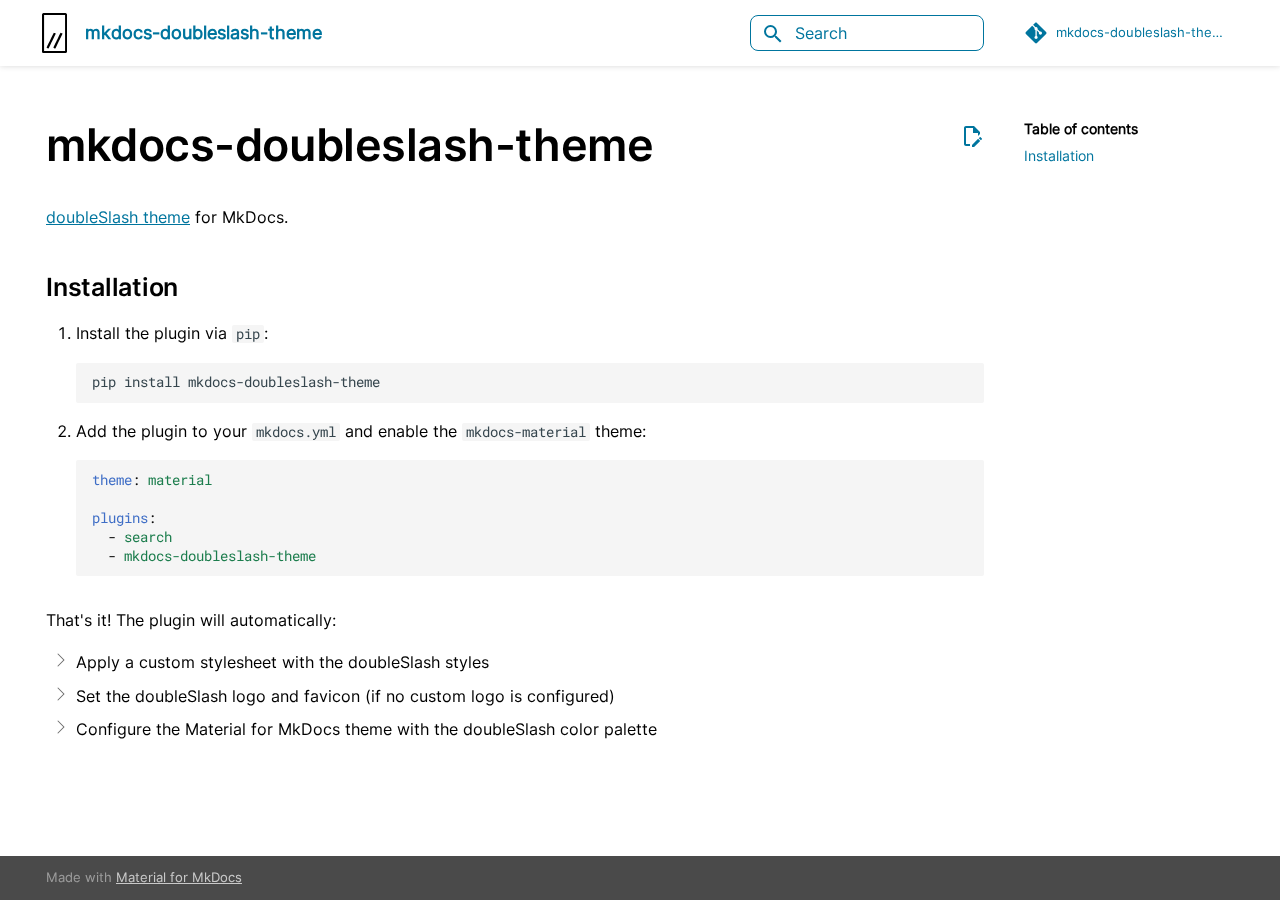
<file: index.html>
<!doctype html>
<html lang="en" class="no-js">
  <head>
    
      <meta charset="utf-8">
      <meta name="viewport" content="width=device-width,initial-scale=1">
      
      
      
      
      
      
        
      
      
      <link rel="icon" href="assets/images/favicon.png">
      <meta name="generator" content="mkdocs-1.6.1, mkdocs-material-9.7.1">
    
    
      
        <title>mkdocs-doubleslash-theme</title>
      
    
    
      <link rel="stylesheet" href="assets/stylesheets/main.484c7ddc.min.css">
      
        
        <link rel="stylesheet" href="assets/stylesheets/palette.ab4e12ef.min.css">
      
      


    
    
      
    
    
      
        
        
        <link rel="preconnect" href="https://fonts.gstatic.com" crossorigin>
        <link rel="stylesheet" href="https://fonts.googleapis.com/css?family=Roboto:300,300i,400,400i,700,700i%7CRoboto+Mono:400,400i,700,700i&display=fallback">
        <style>:root{--md-text-font:"Roboto";--md-code-font:"Roboto Mono"}</style>
      
    
    
      <link rel="stylesheet" href="stylesheets/mkdocs-doubleslash-theme.css">
    
    <script>__md_scope=new URL(".",location),__md_hash=e=>[...e].reduce(((e,_)=>(e<<5)-e+_.charCodeAt(0)),0),__md_get=(e,_=localStorage,t=__md_scope)=>JSON.parse(_.getItem(t.pathname+"."+e)),__md_set=(e,_,t=localStorage,a=__md_scope)=>{try{t.setItem(a.pathname+"."+e,JSON.stringify(_))}catch(e){}}</script>
    
      

    
    
  </head>
  
  
    
    
      
    
    
    
    
    <body dir="ltr" data-md-color-scheme="default" data-md-color-primary="indigo" data-md-color-accent="indigo">
  
    
    <input class="md-toggle" data-md-toggle="drawer" type="checkbox" id="__drawer" autocomplete="off">
    <input class="md-toggle" data-md-toggle="search" type="checkbox" id="__search" autocomplete="off">
    <label class="md-overlay" for="__drawer"></label>
    <div data-md-component="skip">
      
        
        <a href="#mkdocs-doubleslash-theme" class="md-skip">
          Skip to content
        </a>
      
    </div>
    <div data-md-component="announce">
      
    </div>
    
    
      <!-- https://github.com/squidfunk/mkdocs-material/blob/8fc61b5cb00845825179d6fd3e331c789f83187b/src/templates/partials/header.html -->
<!--
  Copyright (c) 2016-2025 Martin Donath <martin.donath@squidfunk.com>

  Permission is hereby granted, free of charge, to any person obtaining a copy
  of this software and associated documentation files (the "Software"), to
  deal in the Software without restriction, including without limitation the
  rights to use, copy, modify, merge, publish, distribute, sublicense, and/or
  sell copies of the Software, and to permit persons to whom the Software is
  furnished to do so, subject to the following conditions:

  The above copyright notice and this permission notice shall be included in
  all copies or substantial portions of the Software.

  THE SOFTWARE IS PROVIDED "AS IS", WITHOUT WARRANTY OF ANY KIND, EXPRESS OR
  IMPLIED, INCLUDING BUT NOT LIMITED TO THE WARRANTIES OF MERCHANTABILITY,
  FITNESS FOR A PARTICULAR PURPOSE AND NON-INFRINGEMENT. IN NO EVENT SHALL THE
  AUTHORS OR COPYRIGHT HOLDERS BE LIABLE FOR ANY CLAIM, DAMAGES OR OTHER
  LIABILITY, WHETHER IN AN ACTION OF CONTRACT, TORT OR OTHERWISE, ARISING
  FROM, OUT OF OR IN CONNECTION WITH THE SOFTWARE OR THE USE OR OTHER DEALINGS
  IN THE SOFTWARE.
-->

<!-- Determine classes -->





<!-- Header -->
<header class="md-header md-header--shadow" data-md-component="header">
  <nav
      class="md-header__inner md-grid"
      aria-label="Header"
  >

    <!-- Link to home -->
    <a
        href="."
        title="mkdocs-doubleslash-theme"
        class="md-header__button md-logo"
        aria-label="mkdocs-doubleslash-theme"
        data-md-component="logo"
    >
      
  <img src="images/logo.svg" alt="logo">

    </a>

    <!-- Button to open drawer -->
    <label class="md-header__button md-icon" for="__drawer">
      
      <svg xmlns="http://www.w3.org/2000/svg" viewBox="0 0 24 24"><path d="M3 6h18v2H3zm0 5h18v2H3zm0 5h18v2H3z"/></svg>
    </label>

    <!-- Header title -->
    <div class="md-header__title">
      <div class="md-header__ellipsis">
        <div class="md-header__topic">
          <span class="md-ellipsis">
            mkdocs-doubleslash-theme
          </span>
        </div>
        <div class="md-header__topic" data-md-component="header-topic">
          <span class="md-ellipsis">
            
              Home
            
          </span>
        </div>
      </div>
    </div>

    <!-- Color palette toggle -->
    
    
    <form class="md-header__option" data-md-component="palette">
  
    
    
    
    <input class="md-option" data-md-color-media="(prefers-color-scheme)" data-md-color-scheme="default" data-md-color-primary="indigo" data-md-color-accent="indigo"  aria-hidden="true"  type="radio" name="__palette" id="__palette_0">
    
  
    
    
    
    <input class="md-option" data-md-color-media="(prefers-color-scheme: light)" data-md-color-scheme="default" data-md-color-primary="custom" data-md-color-accent="custom"  aria-hidden="true"  type="radio" name="__palette" id="__palette_1">
    
  
    
    
    
    <input class="md-option" data-md-color-media="(prefers-color-scheme: dark)" data-md-color-scheme="slate" data-md-color-primary="custom" data-md-color-accent="custom"  aria-hidden="true"  type="radio" name="__palette" id="__palette_2">
    
  
</form>
    
    

    <!-- User preference: color palette -->
    
    <script>var palette=__md_get("__palette");if(palette&&palette.color){if("(prefers-color-scheme)"===palette.color.media){var media=matchMedia("(prefers-color-scheme: light)"),input=document.querySelector(media.matches?"[data-md-color-media='(prefers-color-scheme: light)']":"[data-md-color-media='(prefers-color-scheme: dark)']");palette.color.media=input.getAttribute("data-md-color-media"),palette.color.scheme=input.getAttribute("data-md-color-scheme"),palette.color.primary=input.getAttribute("data-md-color-primary"),palette.color.accent=input.getAttribute("data-md-color-accent")}for(var[key,value]of Object.entries(palette.color))document.body.setAttribute("data-md-color-"+key,value)}</script>
    

    <!-- Site language selector -->
    

    <!-- Button to open search modal -->
    
    

    <!-- Check if search is actually enabled - see https://t.ly/DT_0V -->
    
    <label class="md-header__button md-icon" for="__search">
      
      <svg xmlns="http://www.w3.org/2000/svg" viewBox="0 0 24 24"><path d="M9.5 3A6.5 6.5 0 0 1 16 9.5c0 1.61-.59 3.09-1.56 4.23l.27.27h.79l5 5-1.5 1.5-5-5v-.79l-.27-.27A6.52 6.52 0 0 1 9.5 16 6.5 6.5 0 0 1 3 9.5 6.5 6.5 0 0 1 9.5 3m0 2C7 5 5 7 5 9.5S7 14 9.5 14 14 12 14 9.5 12 5 9.5 5"/></svg>
    </label>

    <!-- Search interface -->
    <div class="md-search" data-md-component="search" role="dialog">
  <label class="md-search__overlay" for="__search"></label>
  <div class="md-search__inner" role="search">
    <form class="md-search__form" name="search">
      <input type="text" class="md-search__input" name="query" aria-label="Search" placeholder="Search" autocapitalize="off" autocorrect="off" autocomplete="off" spellcheck="false" data-md-component="search-query" required>
      <label class="md-search__icon md-icon" for="__search">
        
        <svg xmlns="http://www.w3.org/2000/svg" viewBox="0 0 24 24"><path d="M9.5 3A6.5 6.5 0 0 1 16 9.5c0 1.61-.59 3.09-1.56 4.23l.27.27h.79l5 5-1.5 1.5-5-5v-.79l-.27-.27A6.52 6.52 0 0 1 9.5 16 6.5 6.5 0 0 1 3 9.5 6.5 6.5 0 0 1 9.5 3m0 2C7 5 5 7 5 9.5S7 14 9.5 14 14 12 14 9.5 12 5 9.5 5"/></svg>
        
        <svg xmlns="http://www.w3.org/2000/svg" viewBox="0 0 24 24"><path d="M20 11v2H8l5.5 5.5-1.42 1.42L4.16 12l7.92-7.92L13.5 5.5 8 11z"/></svg>
      </label>
      <nav class="md-search__options" aria-label="Search">
        
        <button type="reset" class="md-search__icon md-icon" title="Clear" aria-label="Clear" tabindex="-1">
          
          <svg xmlns="http://www.w3.org/2000/svg" viewBox="0 0 24 24"><path d="M19 6.41 17.59 5 12 10.59 6.41 5 5 6.41 10.59 12 5 17.59 6.41 19 12 13.41 17.59 19 19 17.59 13.41 12z"/></svg>
        </button>
      </nav>
      
    </form>
    <div class="md-search__output">
      <div class="md-search__scrollwrap" tabindex="0" data-md-scrollfix>
        <div class="md-search-result" data-md-component="search-result">
          <div class="md-search-result__meta">
            Initializing search
          </div>
          <ol class="md-search-result__list" role="presentation"></ol>
        </div>
      </div>
    </div>
  </div>
</div>
    
    

    <!-- Repository information -->
    
    <div class="md-header__source">
      <a href="https://github.com/doubleSlashde/mkdocs-doubleslash-theme" title="Go to repository" class="md-source" data-md-component="source">
  <div class="md-source__icon md-icon">
    
    <svg xmlns="http://www.w3.org/2000/svg" viewBox="0 0 448 512"><!--! Font Awesome Free 7.1.0 by @fontawesome - https://fontawesome.com License - https://fontawesome.com/license/free (Icons: CC BY 4.0, Fonts: SIL OFL 1.1, Code: MIT License) Copyright 2025 Fonticons, Inc.--><path d="M439.6 236.1 244 40.5c-5.4-5.5-12.8-8.5-20.4-8.5s-15 3-20.4 8.4L162.5 81l51.5 51.5c27.1-9.1 52.7 16.8 43.4 43.7l49.7 49.7c34.2-11.8 61.2 31 35.5 56.7-26.5 26.5-70.2-2.9-56-37.3L240.3 199v121.9c25.3 12.5 22.3 41.8 9.1 55-6.4 6.4-15.2 10.1-24.3 10.1s-17.8-3.6-24.3-10.1c-17.6-17.6-11.1-46.9 11.2-56v-123c-20.8-8.5-24.6-30.7-18.6-45L142.6 101 8.5 235.1C3 240.6 0 247.9 0 255.5s3 15 8.5 20.4l195.6 195.7c5.4 5.4 12.7 8.4 20.4 8.4s15-3 20.4-8.4l194.7-194.7c5.4-5.4 8.4-12.8 8.4-20.4s-3-15-8.4-20.4"/></svg>
  </div>
  <div class="md-source__repository">
    mkdocs-doubleslash-theme
  </div>
</a>
    </div>
    
  </nav>

  <!-- Navigation tabs (sticky) -->
  
</header>
    
    <div class="md-container" data-md-component="container">
      
      
        
          
        
      
      <main class="md-main" data-md-component="main">
        <div class="md-main__inner md-grid">
          
            
              
                
              
              <div class="md-sidebar md-sidebar--primary" data-md-component="sidebar" data-md-type="navigation" hidden>
                <div class="md-sidebar__scrollwrap">
                  <div class="md-sidebar__inner">
                    



<nav class="md-nav md-nav--primary" aria-label="Navigation" data-md-level="0">
  <label class="md-nav__title" for="__drawer">
    <a href="." title="mkdocs-doubleslash-theme" class="md-nav__button md-logo" aria-label="mkdocs-doubleslash-theme" data-md-component="logo">
      
  <img src="images/logo.svg" alt="logo">

    </a>
    mkdocs-doubleslash-theme
  </label>
  
    <div class="md-nav__source">
      <a href="https://github.com/doubleSlashde/mkdocs-doubleslash-theme" title="Go to repository" class="md-source" data-md-component="source">
  <div class="md-source__icon md-icon">
    
    <svg xmlns="http://www.w3.org/2000/svg" viewBox="0 0 448 512"><!--! Font Awesome Free 7.1.0 by @fontawesome - https://fontawesome.com License - https://fontawesome.com/license/free (Icons: CC BY 4.0, Fonts: SIL OFL 1.1, Code: MIT License) Copyright 2025 Fonticons, Inc.--><path d="M439.6 236.1 244 40.5c-5.4-5.5-12.8-8.5-20.4-8.5s-15 3-20.4 8.4L162.5 81l51.5 51.5c27.1-9.1 52.7 16.8 43.4 43.7l49.7 49.7c34.2-11.8 61.2 31 35.5 56.7-26.5 26.5-70.2-2.9-56-37.3L240.3 199v121.9c25.3 12.5 22.3 41.8 9.1 55-6.4 6.4-15.2 10.1-24.3 10.1s-17.8-3.6-24.3-10.1c-17.6-17.6-11.1-46.9 11.2-56v-123c-20.8-8.5-24.6-30.7-18.6-45L142.6 101 8.5 235.1C3 240.6 0 247.9 0 255.5s3 15 8.5 20.4l195.6 195.7c5.4 5.4 12.7 8.4 20.4 8.4s15-3 20.4-8.4l194.7-194.7c5.4-5.4 8.4-12.8 8.4-20.4s-3-15-8.4-20.4"/></svg>
  </div>
  <div class="md-source__repository">
    mkdocs-doubleslash-theme
  </div>
</a>
    </div>
  
  <ul class="md-nav__list" data-md-scrollfix>
    
      
      
  
  
    
  
  
  
    <li class="md-nav__item md-nav__item--active">
      
      <input class="md-nav__toggle md-toggle" type="checkbox" id="__toc">
      
      
        
      
      
        <label class="md-nav__link md-nav__link--active" for="__toc">
          
  
  
  <span class="md-ellipsis">
    
  
    Home
  

    
  </span>
  
  

          <span class="md-nav__icon md-icon"></span>
        </label>
      
      <a href="." class="md-nav__link md-nav__link--active">
        
  
  
  <span class="md-ellipsis">
    
  
    Home
  

    
  </span>
  
  

      </a>
      
        

<nav class="md-nav md-nav--secondary" aria-label="Table of contents">
  
  
  
    
  
  
    <label class="md-nav__title" for="__toc">
      <span class="md-nav__icon md-icon"></span>
      Table of contents
    </label>
    <ul class="md-nav__list" data-md-component="toc" data-md-scrollfix>
      
        <li class="md-nav__item">
  <a href="#installation" class="md-nav__link">
    <span class="md-ellipsis">
      
        Installation
      
    </span>
  </a>
  
</li>
      
    </ul>
  
</nav>
      
    </li>
  

    
  </ul>
</nav>
                  </div>
                </div>
              </div>
            
            
              
                
              
              <div class="md-sidebar md-sidebar--secondary" data-md-component="sidebar" data-md-type="toc" >
                <div class="md-sidebar__scrollwrap">
                  <div class="md-sidebar__inner">
                    

<nav class="md-nav md-nav--secondary" aria-label="Table of contents">
  
  
  
    
  
  
    <label class="md-nav__title" for="__toc">
      <span class="md-nav__icon md-icon"></span>
      Table of contents
    </label>
    <ul class="md-nav__list" data-md-component="toc" data-md-scrollfix>
      
        <li class="md-nav__item">
  <a href="#installation" class="md-nav__link">
    <span class="md-ellipsis">
      
        Installation
      
    </span>
  </a>
  
</li>
      
    </ul>
  
</nav>
                  </div>
                </div>
              </div>
            
          
          
            <div class="md-content" data-md-component="content">
              
              <article class="md-content__inner md-typeset">
                
                  
  



  
    <a href="https://github.com/doubleSlashde/mkdocs-doubleslash-theme/edit/main/docs/index.md" title="Edit this page" class="md-content__button md-icon" rel="edit">
      
      <svg xmlns="http://www.w3.org/2000/svg" viewBox="0 0 24 24"><path d="M10 20H6V4h7v5h5v3.1l2-2V8l-6-6H6c-1.1 0-2 .9-2 2v16c0 1.1.9 2 2 2h4zm10.2-7c.1 0 .3.1.4.2l1.3 1.3c.2.2.2.6 0 .8l-1 1-2.1-2.1 1-1c.1-.1.2-.2.4-.2m0 3.9L14.1 23H12v-2.1l6.1-6.1z"/></svg>
    </a>
  
  


<h1 id="mkdocs-doubleslash-theme">mkdocs-doubleslash-theme</h1>
<p><a href="https://doubleslash.style/">doubleSlash theme</a> for MkDocs.</p>
<h2 id="installation">Installation</h2>
<ol>
<li>Install the plugin via <code>pip</code>:
  <div class="highlight"><pre><span></span><code><a id="__codelineno-0-1" name="__codelineno-0-1" href="#__codelineno-0-1"></a>pip<span class="w"> </span>install<span class="w"> </span>mkdocs-doubleslash-theme
</code></pre></div></li>
<li>Add the plugin to your <code>mkdocs.yml</code> and enable the <code>mkdocs-material</code> theme:
  <div class="highlight"><pre><span></span><code><a id="__codelineno-1-1" name="__codelineno-1-1" href="#__codelineno-1-1"></a><span class="nt">theme</span><span class="p">:</span><span class="w"> </span><span class="l l-Scalar l-Scalar-Plain">material</span>
<a id="__codelineno-1-2" name="__codelineno-1-2" href="#__codelineno-1-2"></a>
<a id="__codelineno-1-3" name="__codelineno-1-3" href="#__codelineno-1-3"></a><span class="nt">plugins</span><span class="p">:</span>
<a id="__codelineno-1-4" name="__codelineno-1-4" href="#__codelineno-1-4"></a><span class="w">  </span><span class="p p-Indicator">-</span><span class="w"> </span><span class="l l-Scalar l-Scalar-Plain">search</span>
<a id="__codelineno-1-5" name="__codelineno-1-5" href="#__codelineno-1-5"></a><span class="w">  </span><span class="p p-Indicator">-</span><span class="w"> </span><span class="l l-Scalar l-Scalar-Plain">mkdocs-doubleslash-theme</span>
</code></pre></div></li>
</ol>
<p>That's it! The plugin will automatically:</p>
<ul>
<li>Apply a custom stylesheet with the doubleSlash styles</li>
<li>Set the doubleSlash logo and favicon (if no custom logo is configured)</li>
<li>Configure the Material for MkDocs theme with the doubleSlash color palette</li>
</ul>







  
  




  



                
              </article>
            </div>
          
          
<script>var target=document.getElementById(location.hash.slice(1));target&&target.name&&(target.checked=target.name.startsWith("__tabbed_"))</script>
        </div>
        
          <!-- https://github.com/squidfunk/mkdocs-material/blob/9b3247c9cdee7e2bd67c371a136c5de487f38f19/src/templates/partials/top.html -->

<!--
  Copyright (c) 2016-2025 Martin Donath <martin.donath@squidfunk.com>

  Permission is hereby granted, free of charge, to any person obtaining a copy
  of this software and associated documentation files (the "Software"), to
  deal in the Software without restriction, including without limitation the
  rights to use, copy, modify, merge, publish, distribute, sublicense, and/or
  sell copies of the Software, and to permit persons to whom the Software is
  furnished to do so, subject to the following conditions:

  The above copyright notice and this permission notice shall be included in
  all copies or substantial portions of the Software.

  THE SOFTWARE IS PROVIDED "AS IS", WITHOUT WARRANTY OF ANY KIND, EXPRESS OR
  IMPLIED, INCLUDING BUT NOT LIMITED TO THE WARRANTIES OF MERCHANTABILITY,
  FITNESS FOR A PARTICULAR PURPOSE AND NON-INFRINGEMENT. IN NO EVENT SHALL THE
  AUTHORS OR COPYRIGHT HOLDERS BE LIABLE FOR ANY CLAIM, DAMAGES OR OTHER
  LIABILITY, WHETHER IN AN ACTION OF CONTRACT, TORT OR OTHERWISE, ARISING
  FROM, OUT OF OR IN CONNECTION WITH THE SOFTWARE OR THE USE OR OTHER DEALINGS
  IN THE SOFTWARE.
-->

<!-- Progress indicator -->
<button type="button" class="md-top md-icon" data-md-component="top" hidden>
    
    <svg xmlns="http://www.w3.org/2000/svg" viewBox="0 0 24 24"><path d="M13 20h-2V8l-5.5 5.5-1.42-1.42L12 4.16l7.92 7.92-1.42 1.42L13 8z"/></svg>
</button>
        
      </main>
      
        <footer class="md-footer">
  
  <div class="md-footer-meta md-typeset">
    <div class="md-footer-meta__inner md-grid">
      <div class="md-copyright">
  
  
    Made with
    <a href="https://squidfunk.github.io/mkdocs-material/" target="_blank" rel="noopener">
      Material for MkDocs
    </a>
  
</div>
      
    </div>
  </div>
</footer>
      
    </div>
    <div class="md-dialog" data-md-component="dialog">
      <div class="md-dialog__inner md-typeset"></div>
    </div>
    
    
    
      
      
      <script id="__config" type="application/json">{"annotate": null, "base": ".", "features": ["content.action.edit", "navigation.top"], "search": "assets/javascripts/workers/search.2c215733.min.js", "tags": null, "translations": {"clipboard.copied": "Copied to clipboard", "clipboard.copy": "Copy to clipboard", "search.result.more.one": "1 more on this page", "search.result.more.other": "# more on this page", "search.result.none": "No matching documents", "search.result.one": "1 matching document", "search.result.other": "# matching documents", "search.result.placeholder": "Type to start searching", "search.result.term.missing": "Missing", "select.version": "Select version"}, "version": null}</script>
    
    
      <script src="assets/javascripts/bundle.79ae519e.min.js"></script>
      
    
  </body>
</html>
</file>
<file: stylesheets/mkdocs-doubleslash-theme.css>
[data-md-color-scheme="default"] {
  /* Primary color shades */
  --md-primary-fg-color: #FFFFFF; /* Foreground color. Mainly used for header */
  --md-primary-bg-color: #00759e; /* Icon and text color (header) */
  --md-primary-bg-color--light: #00759e; /* Search placeholder text color */
  --md-default-fg-color--light: #000000;

  /* Accent color shades */
  --md-accent-fg-color: #00759e; /* Link hover color, search item match color */
  --md-accent-fg-color--transparent: #00A5E120; /* search item hover color */
  --md-accent-bg-color: #FFFFFF; /* text color for hovered items (back to top, linked tag, ..) */

  --md-typeset-a-color: #00759e; /* Active link color */
  --md-custom-accent-color: #00759e;
  --md-custom-text-color: #ffffff;

  --language-toggle-active-color: #ffffff;
  --language-toggle-active-text-color: #00759e;
  --language-toggle-inactive-text-color: #ffffff;

  --md-typeset-color: #000000;

  --md-footer-bg-color: #6d6d6d;
}

[data-md-color-scheme="slate"] {
  --md-hue: 210;

  --md-default-fg-color: #D7E9F4; /* Text color */
  --md-default-bg-color: #15202B; /* Background color */
  --md-default-fg-color--light: #D7E9F4;

  /* Primary color shades */
  --md-primary-fg-color: #22303C; /* Foreground color. Mainly used for header */
  --md-primary-bg-color: #77DDFF; /* Icon and text color (header) */
  --md-primary-bg-color--light: #77DDFF; /* Search placeholder text color */

  /* Accent color shades */
  --md-accent-fg-color: #77DDFF; /* Link/card hover color, search item match color */
  --md-accent-fg-color--transparent: #00A5E120; /* search item hover color */
  --md-accent-bg-color: #FFFFFF; /* text color for hovered items (back to top, linked tag, ..) */

  --md-typeset-a-color: #77DDFF; /* Active link color */
  --md-custom-accent-color: #15202B;
  --md-custom-text-color: #D7E9F4;

  --language-toggle-active-color: #22303C;
  --language-toggle-active-text-color: #77DDFF;
  --language-toggle-inactive-text-color: #77DDFF;

  --md-typeset-color: #ffffff;

  --md-footer-bg-color--dark: #22303C;
}

@font-face {
  font-family: 'Inter';
  src: url('../fonts/Inter-Regular.woff') format('woff');
  font-weight: normal;
  font-style: normal;
}

@font-face {
  font-family: 'Inter SemiBold';
  src: url('../fonts/Inter-SemiBold.woff') format('woff');
  font-weight: 600;
  font-style: normal;
}

:root {
  --md-text-font: Inter;

  .md-header--shadow {
    box-shadow: 0 0 6px #00000029;
  }

  .md-header {
    padding-top: 0.25rem;
    padding-bottom: 0.25rem;
  }

  .md-search__form {
    background-color: var(--md-primary-fg-color);
    border: 1px solid var(--md-primary-bg-color);
    border-radius: 8px;
  }

  .md-tabs__item {
    color: var(--md-typeset-color);
    opacity: 1;
    font-weight: bold;
  }

  .md-tabs__item a:hover {
    color: var(--md-typeset-a-color);
  }

  .md-tabs__item--active {
    color: var(--md-typeset-a-color);
    opacity: 1;
    font-weight: bold;
  }

  .md-top:hover {
    color: var(--md-default-bg-color);
  }

  .md-header__title {
    margin-left: 0.5rem;
    margin-right: 0.4rem;
  }

  a.md-logo > svg {
    color: var(--md-default-fg-color--light);
  }

  .md-header__button.md-logo img, .md-header__button.md-logo svg {
    height: 2rem;
    width: auto
  }

  .md-header__button.md-logo {
    margin: .2rem;
    padding: .2rem;
  }

  .md-status {
    display: none;
  }

  .md-sidebar[hidden] ~ .md-content {
    border-left: none;
  }

  .md-content {
    border-left: solid;
    border-width: thin;
    border-color: #6D6D6D80;
  }

  .md-content .md-typeset h1,
  .md-content .md-typeset h2,
  .md-content .md-typeset h3,
  .md-content .md-typeset h4,
  .md-content .md-typeset h5,
  .md-content .md-typeset h6 {
    font-family: "Inter SemiBold", sans-serif;
    font-weight: 600;
  }

  body {
    font-size: 18px;
    line-height: 27px;
  }

  .md-content .md-typeset h1 {
    font-size: 45px;
    margin-bottom: 30px	;
  }

  .md-content .md-typeset h2 {
    font-size: 25px;
    margin-bottom: 15px;
  }

  .md-content .md-typeset h3 {
    font-size: 25px;
    margin-bottom: 12px;
  }

  .md-typeset a {
    text-decoration: underline;
    color: var(--md-typeset-a-color);
    transition: text-decoration-thickness 0.2s ease;
  }

  .md-typeset a:hover {
    text-decoration-thickness: 2px;
  }

  [data-md-color-scheme="default"] .md-typeset ul:not([class]) > li {
    list-style-image: url("data:image/svg+xml;utf8,<svg xmlns='http://www.w3.org/2000/svg' width='16' height='16' fill='%236d6d6d' viewBox='0 0 16 16'><path fill-rule='evenodd' d='M4.646 1.646a.5.5 0 0 1 .708 0l6 6a.5.5 0 0 1 0 .708l-6 6a.5.5 0 0 1-.708-.708L10.293 8 4.646 2.354a.5.5 0 0 1 0-.708'/></svg>");
  }

  [data-md-color-scheme="slate"] .md-typeset ul:not([class]) > li {
    list-style-image: url("data:image/svg+xml;utf8,<svg xmlns='http://www.w3.org/2000/svg' width='16' height='16' fill='%23ffffff' viewBox='0 0 16 16'><path fill-rule='evenodd' d='M4.646 1.646a.5.5 0 0 1 .708 0l6 6a.5.5 0 0 1 0 .708l-6 6a.5.5 0 0 1-.708-.708L10.293 8 4.646 2.354a.5.5 0 0 1 0-.708'/></svg>");
  }

  .md-typeset table:not([class]) {
    border-collapse: collapse;
    border-radius: 10px;
  }

  tr:last-child {
    border-bottom: none;
  }

  td:last-child {
    border-right: none;
  }
}
</file>
<file: assets/stylesheets/main.484c7ddc.min.css>
@charset "UTF-8";html{-webkit-text-size-adjust:none;-moz-text-size-adjust:none;text-size-adjust:none;box-sizing:border-box}*,:after,:before{box-sizing:inherit}@media (prefers-reduced-motion){*,:after,:before{transition:none!important}}body{margin:0}a,button,input,label{-webkit-tap-highlight-color:transparent}a{color:inherit;text-decoration:none}hr{border:0;box-sizing:initial;display:block;height:.05rem;overflow:visible;padding:0}small{font-size:80%}sub,sup{line-height:1em}img{border-style:none}table{border-collapse:initial;border-spacing:0}td,th{font-weight:400;vertical-align:top}button{background:#0000;border:0;font-family:inherit;font-size:inherit;margin:0;padding:0}input{border:0;outline:none}:root{--md-primary-fg-color:#4051b5;--md-primary-fg-color--light:#5d6cc0;--md-primary-fg-color--dark:#303fa1;--md-primary-bg-color:#fff;--md-primary-bg-color--light:#ffffffb3;--md-accent-fg-color:#526cfe;--md-accent-fg-color--transparent:#526cfe1a;--md-accent-bg-color:#fff;--md-accent-bg-color--light:#ffffffb3}[data-md-color-scheme=default]{color-scheme:light}[data-md-color-scheme=default] img[src$="#gh-dark-mode-only"],[data-md-color-scheme=default] img[src$="#only-dark"]{display:none}:root,[data-md-color-scheme=default]{--md-hue:225deg;--md-default-fg-color:#000000de;--md-default-fg-color--light:#0000008a;--md-default-fg-color--lighter:#00000052;--md-default-fg-color--lightest:#00000012;--md-default-bg-color:#fff;--md-default-bg-color--light:#ffffffb3;--md-default-bg-color--lighter:#ffffff4d;--md-default-bg-color--lightest:#ffffff1f;--md-code-fg-color:#36464e;--md-code-bg-color:#f5f5f5;--md-code-bg-color--light:#f5f5f5b3;--md-code-bg-color--lighter:#f5f5f54d;--md-code-hl-color:#4287ff;--md-code-hl-color--light:#4287ff1a;--md-code-hl-number-color:#d52a2a;--md-code-hl-special-color:#db1457;--md-code-hl-function-color:#a846b9;--md-code-hl-constant-color:#6e59d9;--md-code-hl-keyword-color:#3f6ec6;--md-code-hl-string-color:#1c7d4d;--md-code-hl-name-color:var(--md-code-fg-color);--md-code-hl-operator-color:var(--md-default-fg-color--light);--md-code-hl-punctuation-color:var(--md-default-fg-color--light);--md-code-hl-comment-color:var(--md-default-fg-color--light);--md-code-hl-generic-color:var(--md-default-fg-color--light);--md-code-hl-variable-color:var(--md-default-fg-color--light);--md-typeset-color:var(--md-default-fg-color);--md-typeset-a-color:var(--md-primary-fg-color);--md-typeset-del-color:#f5503d26;--md-typeset-ins-color:#0bd57026;--md-typeset-kbd-color:#fafafa;--md-typeset-kbd-accent-color:#fff;--md-typeset-kbd-border-color:#b8b8b8;--md-typeset-mark-color:#ffff0080;--md-typeset-table-color:#0000001f;--md-typeset-table-color--light:rgba(0,0,0,.035);--md-admonition-fg-color:var(--md-default-fg-color);--md-admonition-bg-color:var(--md-default-bg-color);--md-warning-fg-color:#000000de;--md-warning-bg-color:#ff9;--md-footer-fg-color:#fff;--md-footer-fg-color--light:#ffffffb3;--md-footer-fg-color--lighter:#ffffff73;--md-footer-bg-color:#000000de;--md-footer-bg-color--dark:#00000052;--md-shadow-z1:0 0.2rem 0.5rem #0000000d,0 0 0.05rem #0000001a;--md-shadow-z2:0 0.2rem 0.5rem #0000001a,0 0 0.05rem #00000040;--md-shadow-z3:0 0.2rem 0.5rem #0003,0 0 0.05rem #00000059}.md-icon svg{fill:currentcolor;display:block;height:1.2rem;width:1.2rem}body{-webkit-font-smoothing:antialiased;-moz-osx-font-smoothing:grayscale;--md-text-font-family:var(--md-text-font,_),-apple-system,BlinkMacSystemFont,Helvetica,Arial,sans-serif;--md-code-font-family:var(--md-code-font,_),SFMono-Regular,Consolas,Menlo,monospace}aside,body,input{font-feature-settings:"kern","liga";color:var(--md-typeset-color);font-family:var(--md-text-font-family)}code,kbd,pre{font-feature-settings:"kern";font-family:var(--md-code-font-family)}:root{--md-typeset-table-sort-icon:url('data:image/svg+xml;charset=utf-8,<svg xmlns="http://www.w3.org/2000/svg" viewBox="0 0 24 24"><path d="m18 21-4-4h3V7h-3l4-4 4 4h-3v10h3M2 19v-2h10v2M2 13v-2h7v2M2 7V5h4v2z"/></svg>');--md-typeset-table-sort-icon--asc:url('data:image/svg+xml;charset=utf-8,<svg xmlns="http://www.w3.org/2000/svg" viewBox="0 0 24 24"><path d="M19 17h3l-4 4-4-4h3V3h2M2 17h10v2H2M6 5v2H2V5m0 6h7v2H2z"/></svg>');--md-typeset-table-sort-icon--desc:url('data:image/svg+xml;charset=utf-8,<svg xmlns="http://www.w3.org/2000/svg" viewBox="0 0 24 24"><path d="M19 7h3l-4-4-4 4h3v14h2M2 17h10v2H2M6 5v2H2V5m0 6h7v2H2z"/></svg>')}.md-typeset{-webkit-print-color-adjust:exact;color-adjust:exact;font-size:.8rem;line-height:1.6;overflow-wrap:break-word}@media print{.md-typeset{font-size:.68rem}}.md-typeset blockquote,.md-typeset dl,.md-typeset figure,.md-typeset ol,.md-typeset pre,.md-typeset ul{margin-bottom:1em;margin-top:1em}.md-typeset h1{color:var(--md-default-fg-color--light);font-size:2em;line-height:1.3;margin:0 0 1.25em}.md-typeset h1,.md-typeset h2{font-weight:300;letter-spacing:-.01em}.md-typeset h2{font-size:1.5625em;line-height:1.4;margin:1.6em 0 .64em}.md-typeset h3{font-size:1.25em;font-weight:400;letter-spacing:-.01em;line-height:1.5;margin:1.6em 0 .8em}.md-typeset h2+h3{margin-top:.8em}.md-typeset h4{font-weight:700;letter-spacing:-.01em;margin:1em 0}.md-typeset h5,.md-typeset h6{color:var(--md-default-fg-color--light);font-size:.8em;font-weight:700;letter-spacing:-.01em;margin:1.25em 0}.md-typeset h5{text-transform:uppercase}.md-typeset h5 code{text-transform:none}.md-typeset hr{border-bottom:.05rem solid var(--md-default-fg-color--lightest);display:flow-root;margin:1.5em 0}.md-typeset a{color:var(--md-typeset-a-color);word-break:break-word}.md-typeset a,.md-typeset a:before{transition:color 125ms}.md-typeset a:focus,.md-typeset a:hover{color:var(--md-accent-fg-color)}.md-typeset a:focus code,.md-typeset a:hover code{background-color:var(--md-accent-fg-color--transparent);color:var(--md-accent-fg-color)}.md-typeset a code{color:var(--md-typeset-a-color)}.md-typeset a.focus-visible{outline-color:var(--md-accent-fg-color);outline-offset:.2rem}.md-typeset code,.md-typeset kbd,.md-typeset pre{color:var(--md-code-fg-color);direction:ltr;font-variant-ligatures:none;transition:background-color 125ms}@media print{.md-typeset code,.md-typeset kbd,.md-typeset pre{white-space:pre-wrap}}.md-typeset code{background-color:var(--md-code-bg-color);border-radius:.1rem;-webkit-box-decoration-break:clone;box-decoration-break:clone;font-size:.85em;padding:0 .2941176471em;transition:color 125ms,background-color 125ms;word-break:break-word}.md-typeset code:not(.focus-visible){-webkit-tap-highlight-color:transparent;outline:none}.md-typeset pre{display:flow-root;line-height:1.4;position:relative}.md-typeset pre>code{-webkit-box-decoration-break:slice;box-decoration-break:slice;box-shadow:none;display:block;margin:0;outline-color:var(--md-accent-fg-color);overflow:auto;padding:.7720588235em 1.1764705882em;scrollbar-color:var(--md-default-fg-color--lighter) #0000;scrollbar-width:thin;touch-action:auto;word-break:normal}.md-typeset pre>code:hover{scrollbar-color:var(--md-accent-fg-color) #0000}.md-typeset pre>code::-webkit-scrollbar{height:.2rem;width:.2rem}.md-typeset pre>code::-webkit-scrollbar-thumb{background-color:var(--md-default-fg-color--lighter)}.md-typeset pre>code::-webkit-scrollbar-thumb:hover{background-color:var(--md-accent-fg-color)}.md-typeset kbd{background-color:var(--md-typeset-kbd-color);border-radius:.1rem;box-shadow:0 .1rem 0 .05rem var(--md-typeset-kbd-border-color),0 .1rem 0 var(--md-typeset-kbd-border-color),0 -.1rem .2rem var(--md-typeset-kbd-accent-color) inset;color:var(--md-default-fg-color);display:inline-block;font-size:.75em;padding:0 .6666666667em;vertical-align:text-top;word-break:break-word}.md-typeset mark{background-color:var(--md-typeset-mark-color);-webkit-box-decoration-break:clone;box-decoration-break:clone;color:inherit;word-break:break-word}.md-typeset abbr{cursor:help;text-decoration:none}.md-typeset [data-preview],.md-typeset abbr{border-bottom:.05rem dotted var(--md-default-fg-color--light)}.md-typeset small{opacity:.75}[dir=ltr] .md-typeset sub,[dir=ltr] .md-typeset sup{margin-left:.078125em}[dir=rtl] .md-typeset sub,[dir=rtl] .md-typeset sup{margin-right:.078125em}[dir=ltr] .md-typeset blockquote{padding-left:.6rem}[dir=rtl] .md-typeset blockquote{padding-right:.6rem}[dir=ltr] .md-typeset blockquote{border-left:.2rem solid var(--md-default-fg-color--lighter)}[dir=rtl] .md-typeset blockquote{border-right:.2rem solid var(--md-default-fg-color--lighter)}.md-typeset blockquote{color:var(--md-default-fg-color--light);margin-left:0;margin-right:0}.md-typeset ul{list-style-type:disc}.md-typeset ul[type]{list-style-type:revert-layer}[dir=ltr] .md-typeset ol,[dir=ltr] .md-typeset ul{margin-left:.625em}[dir=rtl] .md-typeset ol,[dir=rtl] .md-typeset ul{margin-right:.625em}.md-typeset ol,.md-typeset ul{padding:0}.md-typeset ol:not([hidden]),.md-typeset ul:not([hidden]){display:flow-root}.md-typeset ol ol,.md-typeset ul ol{list-style-type:lower-alpha}.md-typeset ol ol ol,.md-typeset ul ol ol{list-style-type:lower-roman}.md-typeset ol ol ol ol,.md-typeset ul ol ol ol{list-style-type:upper-alpha}.md-typeset ol ol ol ol ol,.md-typeset ul ol ol ol ol{list-style-type:upper-roman}.md-typeset ol[type],.md-typeset ul[type]{list-style-type:revert-layer}[dir=ltr] .md-typeset ol li,[dir=ltr] .md-typeset ul li{margin-left:1.25em}[dir=rtl] .md-typeset ol li,[dir=rtl] .md-typeset ul li{margin-right:1.25em}.md-typeset ol li,.md-typeset ul li{margin-bottom:.5em}.md-typeset ol li blockquote,.md-typeset ol li p,.md-typeset ul li blockquote,.md-typeset ul li p{margin:.5em 0}.md-typeset ol li:last-child,.md-typeset ul li:last-child{margin-bottom:0}[dir=ltr] .md-typeset ol li ol,[dir=ltr] .md-typeset ol li ul,[dir=ltr] .md-typeset ul li ol,[dir=ltr] .md-typeset ul li ul{margin-left:.625em}[dir=rtl] .md-typeset ol li ol,[dir=rtl] .md-typeset ol li ul,[dir=rtl] .md-typeset ul li ol,[dir=rtl] .md-typeset ul li ul{margin-right:.625em}.md-typeset ol li ol,.md-typeset ol li ul,.md-typeset ul li ol,.md-typeset ul li ul{margin-bottom:.5em;margin-top:.5em}[dir=ltr] .md-typeset dd{margin-left:1.875em}[dir=rtl] .md-typeset dd{margin-right:1.875em}.md-typeset dd{margin-bottom:1.5em;margin-top:1em}.md-typeset img,.md-typeset svg,.md-typeset video{height:auto;max-width:100%}.md-typeset img[align=left]{margin:1em 1em 1em 0}.md-typeset img[align=right]{margin:1em 0 1em 1em}.md-typeset img[align]:only-child{margin-top:0}.md-typeset figure{display:flow-root;margin:1em auto;max-width:100%;text-align:center;width:fit-content}.md-typeset figure img{display:block;margin:0 auto}.md-typeset figcaption{font-style:italic;margin:1em auto;max-width:24rem}.md-typeset iframe{max-width:100%}.md-typeset table:not([class]){background-color:var(--md-default-bg-color);border:.05rem solid var(--md-typeset-table-color);border-radius:.1rem;display:inline-block;font-size:.64rem;max-width:100%;overflow:auto;touch-action:auto}@media print{.md-typeset table:not([class]){display:table}}.md-typeset table:not([class])+*{margin-top:1.5em}.md-typeset table:not([class]) td>:first-child,.md-typeset table:not([class]) th>:first-child{margin-top:0}.md-typeset table:not([class]) td>:last-child,.md-typeset table:not([class]) th>:last-child{margin-bottom:0}.md-typeset table:not([class]) td:not([align]),.md-typeset table:not([class]) th:not([align]){text-align:left}[dir=rtl] .md-typeset table:not([class]) td:not([align]),[dir=rtl] .md-typeset table:not([class]) th:not([align]){text-align:right}.md-typeset table:not([class]) th{font-weight:700;min-width:5rem;padding:.9375em 1.25em;vertical-align:top}.md-typeset table:not([class]) td{border-top:.05rem solid var(--md-typeset-table-color);padding:.9375em 1.25em;vertical-align:top}.md-typeset table:not([class]) tbody tr{transition:background-color 125ms}.md-typeset table:not([class]) tbody tr:hover{background-color:var(--md-typeset-table-color--light);box-shadow:0 .05rem 0 var(--md-default-bg-color) inset}.md-typeset table:not([class]) a{word-break:normal}.md-typeset table th[role=columnheader]{cursor:pointer}[dir=ltr] .md-typeset table th[role=columnheader]:after{margin-left:.5em}[dir=rtl] .md-typeset table th[role=columnheader]:after{margin-right:.5em}.md-typeset table th[role=columnheader]:after{content:"";display:inline-block;height:1.2em;-webkit-mask-image:var(--md-typeset-table-sort-icon);mask-image:var(--md-typeset-table-sort-icon);-webkit-mask-repeat:no-repeat;mask-repeat:no-repeat;-webkit-mask-size:contain;mask-size:contain;transition:background-color 125ms;vertical-align:text-bottom;width:1.2em}.md-typeset table th[role=columnheader]:hover:after{background-color:var(--md-default-fg-color--lighter)}.md-typeset table th[role=columnheader][aria-sort=ascending]:after{background-color:var(--md-default-fg-color--light);-webkit-mask-image:var(--md-typeset-table-sort-icon--asc);mask-image:var(--md-typeset-table-sort-icon--asc)}.md-typeset table th[role=columnheader][aria-sort=descending]:after{background-color:var(--md-default-fg-color--light);-webkit-mask-image:var(--md-typeset-table-sort-icon--desc);mask-image:var(--md-typeset-table-sort-icon--desc)}.md-typeset__scrollwrap{margin:1em -.8rem;overflow-x:auto;touch-action:auto}.md-typeset__table{display:inline-block;margin-bottom:.5em;padding:0 .8rem}@media print{.md-typeset__table{display:block}}html .md-typeset__table table{display:table;margin:0;overflow:hidden;width:100%}@media screen and (max-width:44.984375em){.md-content__inner>pre{margin:1em -.8rem}.md-content__inner>pre code{border-radius:0}}.md-typeset .md-author{border-radius:100%;display:block;flex-shrink:0;height:1.6rem;overflow:hidden;position:relative;transition:color 125ms,transform 125ms;width:1.6rem}.md-typeset .md-author img{display:block}.md-typeset .md-author--more{background:var(--md-default-fg-color--lightest);color:var(--md-default-fg-color--lighter);font-size:.6rem;font-weight:700;line-height:1.6rem;text-align:center}.md-typeset .md-author--long{height:2.4rem;width:2.4rem}.md-typeset a.md-author{transform:scale(1)}.md-typeset a.md-author img{border-radius:100%;filter:grayscale(100%) opacity(75%);transition:filter 125ms}.md-typeset a.md-author:focus,.md-typeset a.md-author:hover{transform:scale(1.1);z-index:1}.md-typeset a.md-author:focus img,.md-typeset a.md-author:hover img{filter:grayscale(0)}.md-banner{background-color:var(--md-footer-bg-color);color:var(--md-footer-fg-color);overflow:auto}@media print{.md-banner{display:none}}.md-banner--warning{background-color:var(--md-warning-bg-color);color:var(--md-warning-fg-color)}.md-banner__inner{font-size:.7rem;margin:.6rem auto;padding:0 .8rem}[dir=ltr] .md-banner__button{float:right}[dir=rtl] .md-banner__button{float:left}.md-banner__button{color:inherit;cursor:pointer;transition:opacity .25s}.no-js .md-banner__button{display:none}.md-banner__button:hover{opacity:.7}html{font-size:125%;height:100%;overflow-x:hidden}@media screen and (min-width:100em){html{font-size:137.5%}}@media screen and (min-width:125em){html{font-size:150%}}body{background-color:var(--md-default-bg-color);display:flex;flex-direction:column;font-size:.5rem;min-height:100%;position:relative;width:100%}@media print{body{display:block}}@media screen and (max-width:59.984375em){body[data-md-scrolllock]{position:fixed}}.md-grid{margin-left:auto;margin-right:auto;max-width:61rem}.md-container{display:flex;flex-direction:column;flex-grow:1}@media print{.md-container{display:block}}.md-main{flex-grow:1}.md-main__inner{display:flex;height:100%;margin-top:1.5rem}.md-ellipsis{overflow:hidden;text-overflow:ellipsis}.md-toggle{display:none}.md-option{height:0;opacity:0;position:absolute;width:0}.md-option:checked+label:not([hidden]){display:block}.md-option.focus-visible+label{outline-color:var(--md-accent-fg-color);outline-style:auto}.md-skip{background-color:var(--md-default-fg-color);border-radius:.1rem;color:var(--md-default-bg-color);font-size:.64rem;margin:.5rem;opacity:0;outline-color:var(--md-accent-fg-color);padding:.3rem .5rem;position:fixed;transform:translateY(.4rem);z-index:-1}.md-skip:focus{opacity:1;transform:translateY(0);transition:transform .25s cubic-bezier(.4,0,.2,1),opacity 175ms 75ms;z-index:10}@page{margin:25mm}:root{--md-clipboard-icon:url('data:image/svg+xml;charset=utf-8,<svg xmlns="http://www.w3.org/2000/svg" viewBox="0 0 24 24"><path d="M19 21H8V7h11m0-2H8a2 2 0 0 0-2 2v14a2 2 0 0 0 2 2h11a2 2 0 0 0 2-2V7a2 2 0 0 0-2-2m-3-4H4a2 2 0 0 0-2 2v14h2V3h12z"/></svg>')}.md-clipboard{border-radius:.1rem;color:var(--md-default-fg-color--lightest);cursor:pointer;height:1.5em;outline-color:var(--md-accent-fg-color);outline-offset:.1rem;transition:color .25s;width:1.5em;z-index:1}@media print{.md-clipboard{display:none}}.md-clipboard:not(.focus-visible){-webkit-tap-highlight-color:transparent;outline:none}:hover>.md-clipboard{color:var(--md-default-fg-color--light)}.md-clipboard:focus,.md-clipboard:hover{color:var(--md-accent-fg-color)}.md-clipboard:after{background-color:currentcolor;content:"";display:block;height:1.125em;margin:0 auto;-webkit-mask-image:var(--md-clipboard-icon);mask-image:var(--md-clipboard-icon);-webkit-mask-position:center;mask-position:center;-webkit-mask-repeat:no-repeat;mask-repeat:no-repeat;-webkit-mask-size:contain;mask-size:contain;width:1.125em}.md-clipboard--inline{cursor:pointer}.md-clipboard--inline code{transition:color .25s,background-color .25s}.md-clipboard--inline:focus code,.md-clipboard--inline:hover code{background-color:var(--md-accent-fg-color--transparent);color:var(--md-accent-fg-color)}:root{--md-code-select-icon:url('data:image/svg+xml;charset=utf-8,<svg xmlns="http://www.w3.org/2000/svg" viewBox="0 0 24 24"><path d="M19 19h-4v2h4c1.1 0 2-.9 2-2v-4h-2m0-12h-4v2h4v4h2V5c0-1.1-.9-2-2-2M5 5h4V3H5c-1.1 0-2 .9-2 2v4h2m0 6H3v4c0 1.1.9 2 2 2h4v-2H5zm2-4h2v2H7zm4 0h2v2h-2zm4 0h2v2h-2zM7 7h2v2H7zm4 0h2v2h-2zm4 0h2v2h-2zm-8 8h2v2H7zm4 0h2v2h-2zm4 0h2v2h-2z"/></svg>');--md-code-copy-icon:url('data:image/svg+xml;charset=utf-8,<svg xmlns="http://www.w3.org/2000/svg" viewBox="0 0 24 24"><path d="M19 21H8V7h11m0-2H8a2 2 0 0 0-2 2v14a2 2 0 0 0 2 2h11a2 2 0 0 0 2-2V7a2 2 0 0 0-2-2m-3-4H4a2 2 0 0 0-2 2v14h2V3h12z"/></svg>')}.md-typeset .md-code__content{display:grid}.md-code__nav{background-color:var(--md-code-bg-color--lighter);border-radius:.1rem;display:flex;gap:.2rem;padding:.2rem;position:absolute;right:.25em;top:.25em;transition:background-color .25s;z-index:1}:hover>.md-code__nav{background-color:var(--md-code-bg-color--light)}.md-code__button{color:var(--md-default-fg-color--lightest);cursor:pointer;display:block;height:1.5em;outline-color:var(--md-accent-fg-color);outline-offset:.1rem;transition:color .25s;width:1.5em}:hover>*>.md-code__button{color:var(--md-default-fg-color--light)}.md-code__button.focus-visible,.md-code__button:hover{color:var(--md-accent-fg-color)}.md-code__button--active{color:var(--md-default-fg-color)!important}.md-code__button:after{background-color:currentcolor;content:"";display:block;height:1.125em;margin:0 auto;-webkit-mask-position:center;mask-position:center;-webkit-mask-repeat:no-repeat;mask-repeat:no-repeat;-webkit-mask-size:contain;mask-size:contain;width:1.125em}.md-code__button[data-md-type=select]:after{-webkit-mask-image:var(--md-code-select-icon);mask-image:var(--md-code-select-icon)}.md-code__button[data-md-type=copy]:after{-webkit-mask-image:var(--md-code-copy-icon);mask-image:var(--md-code-copy-icon)}@keyframes consent{0%{opacity:0;transform:translateY(100%)}to{opacity:1;transform:translateY(0)}}@keyframes overlay{0%{opacity:0}to{opacity:1}}.md-consent__overlay{animation:overlay .25s both;-webkit-backdrop-filter:blur(.1rem);backdrop-filter:blur(.1rem);background-color:#0000008a;height:100%;opacity:1;position:fixed;top:0;width:100%;z-index:5}.md-consent__inner{animation:consent .5s cubic-bezier(.1,.7,.1,1) both;background-color:var(--md-default-bg-color);border:0;border-radius:.1rem;bottom:0;box-shadow:0 0 .2rem #0000001a,0 .2rem .4rem #0003;max-height:100%;overflow:auto;padding:0;position:fixed;width:100%;z-index:5}.md-consent__form{padding:.8rem}.md-consent__settings{display:none;margin:1em 0}input:checked+.md-consent__settings{display:block}.md-consent__controls{margin-bottom:.8rem}.md-typeset .md-consent__controls .md-button{display:inline}@media screen and (max-width:44.984375em){.md-typeset .md-consent__controls .md-button{display:block;margin-top:.4rem;text-align:center;width:100%}}.md-consent label{cursor:pointer}.md-content{flex-grow:1;min-width:0}.md-content__inner{margin:0 .8rem 1.2rem;padding-top:.6rem}@media screen and (min-width:76.25em){[dir=ltr] .md-sidebar--primary:not([hidden])~.md-content>.md-content__inner{margin-left:1.2rem}[dir=ltr] .md-sidebar--secondary:not([hidden])~.md-content>.md-content__inner,[dir=rtl] .md-sidebar--primary:not([hidden])~.md-content>.md-content__inner{margin-right:1.2rem}[dir=rtl] .md-sidebar--secondary:not([hidden])~.md-content>.md-content__inner{margin-left:1.2rem}}.md-content__inner:before{content:"";display:block;height:.4rem}.md-content__inner>:last-child{margin-bottom:0}[dir=ltr] .md-content__button{float:right}[dir=rtl] .md-content__button{float:left}[dir=ltr] .md-content__button{margin-left:.4rem}[dir=rtl] .md-content__button{margin-right:.4rem}.md-content__button{margin:.4rem 0;padding:0}@media print{.md-content__button{display:none}}.md-typeset .md-content__button{color:var(--md-default-fg-color--lighter)}.md-content__button svg{display:inline;vertical-align:top}[dir=rtl] .md-content__button svg{transform:scaleX(-1)}[dir=ltr] .md-dialog{right:.8rem}[dir=rtl] .md-dialog{left:.8rem}.md-dialog{background-color:var(--md-default-fg-color);border-radius:.1rem;bottom:.8rem;box-shadow:var(--md-shadow-z3);min-width:11.1rem;opacity:0;padding:.4rem .6rem;pointer-events:none;position:fixed;transform:translateY(100%);transition:transform 0ms .4s,opacity .4s;z-index:4}@media print{.md-dialog{display:none}}.md-dialog--active{opacity:1;pointer-events:auto;transform:translateY(0);transition:transform .4s cubic-bezier(.075,.85,.175,1),opacity .4s}.md-dialog__inner{color:var(--md-default-bg-color);font-size:.7rem}.md-feedback{margin:2em 0 1em;text-align:center}.md-feedback fieldset{border:none;margin:0;padding:0}.md-feedback__title{font-weight:700;margin:1em auto}.md-feedback__inner{position:relative}.md-feedback__list{display:flex;flex-wrap:wrap;place-content:baseline center;position:relative}.md-feedback__list:hover .md-icon:not(:disabled){color:var(--md-default-fg-color--lighter)}:disabled .md-feedback__list{min-height:1.8rem}.md-feedback__icon{color:var(--md-default-fg-color--light);cursor:pointer;flex-shrink:0;margin:0 .1rem;transition:color 125ms}.md-feedback__icon:not(:disabled).md-icon:hover{color:var(--md-accent-fg-color)}.md-feedback__icon:disabled{color:var(--md-default-fg-color--lightest);pointer-events:none}.md-feedback__note{opacity:0;position:relative;transform:translateY(.4rem);transition:transform .4s cubic-bezier(.1,.7,.1,1),opacity .15s}.md-feedback__note>*{margin:0 auto;max-width:16rem}:disabled .md-feedback__note{opacity:1;transform:translateY(0)}@media print{.md-feedback{display:none}}.md-footer{background-color:var(--md-footer-bg-color);color:var(--md-footer-fg-color)}@media print{.md-footer{display:none}}.md-footer__inner{justify-content:space-between;overflow:auto;padding:.2rem}.md-footer__inner:not([hidden]){display:flex}.md-footer__link{align-items:end;display:flex;flex-grow:0.01;margin-bottom:.4rem;margin-top:1rem;max-width:100%;outline-color:var(--md-accent-fg-color);overflow:hidden;transition:opacity .25s}.md-footer__link:focus,.md-footer__link:hover{opacity:.7}[dir=rtl] .md-footer__link svg{transform:scaleX(-1)}@media screen and (max-width:44.984375em){.md-footer__link--prev{flex-shrink:0}.md-footer__link--prev .md-footer__title{display:none}}[dir=ltr] .md-footer__link--next{margin-left:auto}[dir=rtl] .md-footer__link--next{margin-right:auto}.md-footer__link--next{text-align:right}[dir=rtl] .md-footer__link--next{text-align:left}.md-footer__title{flex-grow:1;font-size:.9rem;margin-bottom:.7rem;max-width:calc(100% - 2.4rem);padding:0 1rem;white-space:nowrap}.md-footer__button{margin:.2rem;padding:.4rem}.md-footer__direction{font-size:.64rem;opacity:.7}.md-footer-meta{background-color:var(--md-footer-bg-color--dark)}.md-footer-meta__inner{display:flex;flex-wrap:wrap;justify-content:space-between;padding:.2rem}html .md-footer-meta.md-typeset a{color:var(--md-footer-fg-color--light)}html .md-footer-meta.md-typeset a:focus,html .md-footer-meta.md-typeset a:hover{color:var(--md-footer-fg-color)}.md-copyright{color:var(--md-footer-fg-color--lighter);font-size:.64rem;margin:auto .6rem;padding:.4rem 0;width:100%}@media screen and (min-width:45em){.md-copyright{width:auto}}.md-copyright__highlight{color:var(--md-footer-fg-color--light)}.md-social{display:inline-flex;gap:.2rem;margin:0 .4rem;padding:.2rem 0 .6rem}@media screen and (min-width:45em){.md-social{padding:.6rem 0}}.md-social__link{display:inline-block;height:1.6rem;text-align:center;width:1.6rem}.md-social__link:before{line-height:1.9}.md-social__link svg{fill:currentcolor;max-height:.8rem;vertical-align:-25%}.md-typeset .md-button{border:.1rem solid;border-radius:.1rem;color:var(--md-primary-fg-color);cursor:pointer;display:inline-block;font-weight:700;padding:.625em 2em;transition:color 125ms,background-color 125ms,border-color 125ms}.md-typeset .md-button--primary{background-color:var(--md-primary-fg-color);border-color:var(--md-primary-fg-color);color:var(--md-primary-bg-color)}.md-typeset .md-button:focus,.md-typeset .md-button:hover{background-color:var(--md-accent-fg-color);border-color:var(--md-accent-fg-color);color:var(--md-accent-bg-color)}[dir=ltr] .md-typeset .md-input{border-top-left-radius:.1rem}[dir=ltr] .md-typeset .md-input,[dir=rtl] .md-typeset .md-input{border-top-right-radius:.1rem}[dir=rtl] .md-typeset .md-input{border-top-left-radius:.1rem}.md-typeset .md-input{border-bottom:.1rem solid var(--md-default-fg-color--lighter);box-shadow:var(--md-shadow-z1);font-size:.8rem;height:1.8rem;padding:0 .6rem;transition:border .25s,box-shadow .25s}.md-typeset .md-input:focus,.md-typeset .md-input:hover{border-bottom-color:var(--md-accent-fg-color);box-shadow:var(--md-shadow-z2)}.md-typeset .md-input--stretch{width:100%}.md-header{background-color:var(--md-primary-fg-color);box-shadow:0 0 .2rem #0000,0 .2rem .4rem #0000;color:var(--md-primary-bg-color);display:block;left:0;position:sticky;right:0;top:0;z-index:4}@media print{.md-header{display:none}}.md-header[hidden]{transform:translateY(-100%);transition:transform .25s cubic-bezier(.8,0,.6,1),box-shadow .25s}.md-header--shadow{box-shadow:0 0 .2rem #0000001a,0 .2rem .4rem #0003;transition:transform .25s cubic-bezier(.1,.7,.1,1),box-shadow .25s}.md-header__inner{align-items:center;display:flex;padding:0 .2rem}.md-header__button{color:currentcolor;cursor:pointer;margin:.2rem;outline-color:var(--md-accent-fg-color);padding:.4rem;position:relative;transition:opacity .25s;vertical-align:middle;z-index:1}.md-header__button:hover{opacity:.7}.md-header__button:not([hidden]){display:inline-block}.md-header__button:not(.focus-visible){-webkit-tap-highlight-color:transparent;outline:none}.md-header__button.md-logo{margin:.2rem;padding:.4rem}@media screen and (max-width:76.234375em){.md-header__button.md-logo{display:none}}.md-header__button.md-logo img,.md-header__button.md-logo svg{fill:currentcolor;display:block;height:1.2rem;width:auto}@media screen and (min-width:60em){.md-header__button[for=__search]{display:none}}.no-js .md-header__button[for=__search]{display:none}[dir=rtl] .md-header__button[for=__search] svg{transform:scaleX(-1)}@media screen and (min-width:76.25em){.md-header__button[for=__drawer]{display:none}}.md-header__topic{display:flex;max-width:100%;position:absolute;transition:transform .4s cubic-bezier(.1,.7,.1,1),opacity .15s;white-space:nowrap}.md-header__topic+.md-header__topic{opacity:0;pointer-events:none;transform:translateX(1.25rem);transition:transform .4s cubic-bezier(1,.7,.1,.1),opacity .15s;z-index:-1}[dir=rtl] .md-header__topic+.md-header__topic{transform:translateX(-1.25rem)}.md-header__topic:first-child{font-weight:700}[dir=ltr] .md-header__title{margin-left:1rem;margin-right:.4rem}[dir=rtl] .md-header__title{margin-left:.4rem;margin-right:1rem}.md-header__title{flex-grow:1;font-size:.9rem;height:2.4rem;line-height:2.4rem}.md-header__title--active .md-header__topic{opacity:0;pointer-events:none;transform:translateX(-1.25rem);transition:transform .4s cubic-bezier(1,.7,.1,.1),opacity .15s;z-index:-1}[dir=rtl] .md-header__title--active .md-header__topic{transform:translateX(1.25rem)}.md-header__title--active .md-header__topic+.md-header__topic{opacity:1;pointer-events:auto;transform:translateX(0);transition:transform .4s cubic-bezier(.1,.7,.1,1),opacity .15s;z-index:0}.md-header__title>.md-header__ellipsis{height:100%;position:relative;width:100%}.md-header__option{display:flex;flex-shrink:0;max-width:100%;transition:max-width 0ms .25s,opacity .25s .25s;white-space:nowrap}[data-md-toggle=search]:checked~.md-header .md-header__option{max-width:0;opacity:0;transition:max-width 0ms,opacity 0ms}.md-header__option>input{bottom:0}.md-header__source{display:none}@media screen and (min-width:60em){[dir=ltr] .md-header__source{margin-left:1rem}[dir=rtl] .md-header__source{margin-right:1rem}.md-header__source{display:block;max-width:11.7rem;width:11.7rem}}@media screen and (min-width:76.25em){[dir=ltr] .md-header__source{margin-left:1.4rem}[dir=rtl] .md-header__source{margin-right:1.4rem}}.md-meta{color:var(--md-default-fg-color--light);font-size:.7rem;line-height:1.3}.md-meta__list{display:inline-flex;flex-wrap:wrap;list-style:none;margin:0;padding:0}.md-meta__item:not(:last-child):after{content:"·";margin-left:.2rem;margin-right:.2rem}.md-meta__link{color:var(--md-typeset-a-color)}.md-meta__link:focus,.md-meta__link:hover{color:var(--md-accent-fg-color)}.md-draft{background-color:#ff1744;border-radius:.125em;color:#fff;display:inline-block;font-weight:700;padding-left:.5714285714em;padding-right:.5714285714em}:root{--md-nav-icon--prev:url('data:image/svg+xml;charset=utf-8,<svg xmlns="http://www.w3.org/2000/svg" viewBox="0 0 24 24"><path d="M20 11v2H8l5.5 5.5-1.42 1.42L4.16 12l7.92-7.92L13.5 5.5 8 11z"/></svg>');--md-nav-icon--next:url('data:image/svg+xml;charset=utf-8,<svg xmlns="http://www.w3.org/2000/svg" viewBox="0 0 24 24"><path d="M8.59 16.58 13.17 12 8.59 7.41 10 6l6 6-6 6z"/></svg>');--md-toc-icon:url('data:image/svg+xml;charset=utf-8,<svg xmlns="http://www.w3.org/2000/svg" viewBox="0 0 24 24"><path d="M3 9h14V7H3zm0 4h14v-2H3zm0 4h14v-2H3zm16 0h2v-2h-2zm0-10v2h2V7zm0 6h2v-2h-2z"/></svg>')}.md-nav{font-size:.7rem;line-height:1.3}.md-nav__title{color:var(--md-default-fg-color--light);display:block;font-weight:700;overflow:hidden;padding:0 .6rem;text-overflow:ellipsis}.md-nav__title .md-nav__button{display:none}.md-nav__title .md-nav__button img{height:100%;width:auto}.md-nav__title .md-nav__button.md-logo img,.md-nav__title .md-nav__button.md-logo svg{fill:currentcolor;display:block;height:2.4rem;max-width:100%;object-fit:contain;width:auto}.md-nav__list{list-style:none;margin:0;padding:0}.md-nav__link{align-items:flex-start;display:flex;gap:.4rem;margin-top:.625em;scroll-snap-align:start;transition:color 125ms}.md-nav__link--passed,.md-nav__link--passed code{color:var(--md-default-fg-color--light)}.md-nav__item .md-nav__link--active,.md-nav__item .md-nav__link--active code{color:var(--md-typeset-a-color)}.md-nav__link .md-ellipsis{position:relative}.md-nav__link .md-ellipsis code{word-break:normal}[dir=ltr] .md-nav__link .md-icon:last-child{margin-left:auto}[dir=rtl] .md-nav__link .md-icon:last-child{margin-right:auto}.md-nav__link .md-typeset{font-size:.7rem;line-height:1.3}.md-nav__link svg{fill:currentcolor;flex-shrink:0;height:1.3em;position:relative}.md-nav__link[for]:focus,.md-nav__link[for]:hover,.md-nav__link[href]:focus,.md-nav__link[href]:hover{color:var(--md-accent-fg-color);cursor:pointer}.md-nav__link[for]:focus code,.md-nav__link[for]:hover code,.md-nav__link[href]:focus code,.md-nav__link[href]:hover code{background-color:var(--md-accent-fg-color--transparent);color:var(--md-accent-fg-color)}.md-nav__link.focus-visible{outline-color:var(--md-accent-fg-color);outline-offset:.2rem}.md-nav--primary .md-nav__link[for=__toc]{display:none}.md-nav--primary .md-nav__link[for=__toc] .md-icon:after{background-color:currentcolor;display:block;height:100%;-webkit-mask-image:var(--md-toc-icon);mask-image:var(--md-toc-icon);width:100%}.md-nav--primary .md-nav__link[for=__toc]~.md-nav{display:none}.md-nav__container>.md-nav__link{margin-top:0}.md-nav__container>.md-nav__link:first-child{flex-grow:1;min-width:0}.md-nav__icon{flex-shrink:0}.md-nav__source{display:none}@media screen and (max-width:76.234375em){.md-nav--primary,.md-nav--primary .md-nav{background-color:var(--md-default-bg-color);display:flex;flex-direction:column;height:100%;left:0;position:absolute;right:0;top:0;z-index:1}.md-nav--primary .md-nav__item,.md-nav--primary .md-nav__title{font-size:.8rem;line-height:1.5}.md-nav--primary .md-nav__title{background-color:var(--md-default-fg-color--lightest);color:var(--md-default-fg-color--light);cursor:pointer;height:5.6rem;line-height:2.4rem;padding:3rem .8rem .2rem;position:relative;white-space:nowrap}[dir=ltr] .md-nav--primary .md-nav__title .md-nav__icon{left:.4rem}[dir=rtl] .md-nav--primary .md-nav__title .md-nav__icon{right:.4rem}.md-nav--primary .md-nav__title .md-nav__icon{display:block;height:1.2rem;margin:.2rem;position:absolute;top:.4rem;width:1.2rem}.md-nav--primary .md-nav__title .md-nav__icon:after{background-color:currentcolor;content:"";display:block;height:100%;-webkit-mask-image:var(--md-nav-icon--prev);mask-image:var(--md-nav-icon--prev);-webkit-mask-position:center;mask-position:center;-webkit-mask-repeat:no-repeat;mask-repeat:no-repeat;-webkit-mask-size:contain;mask-size:contain;width:100%}.md-nav--primary .md-nav__title~.md-nav__list{background-color:var(--md-default-bg-color);box-shadow:0 .05rem 0 var(--md-default-fg-color--lightest) inset;overflow-y:auto;scroll-snap-type:y mandatory;touch-action:pan-y}.md-nav--primary .md-nav__title~.md-nav__list>:first-child{border-top:0}.md-nav--primary .md-nav__title[for=__drawer]{background-color:var(--md-primary-fg-color);color:var(--md-primary-bg-color);font-weight:700}.md-nav--primary .md-nav__title .md-logo{display:block;left:.2rem;margin:.2rem;padding:.4rem;position:absolute;right:.2rem;top:.2rem}.md-nav--primary .md-nav__list{flex:1}.md-nav--primary .md-nav__item{border-top:.05rem solid var(--md-default-fg-color--lightest)}.md-nav--primary .md-nav__item--active>.md-nav__link{color:var(--md-typeset-a-color)}.md-nav--primary .md-nav__item--active>.md-nav__link:focus,.md-nav--primary .md-nav__item--active>.md-nav__link:hover{color:var(--md-accent-fg-color)}.md-nav--primary .md-nav__link{margin-top:0;padding:.6rem .8rem}.md-nav--primary .md-nav__link svg{margin-top:.1em}.md-nav--primary .md-nav__link>.md-nav__link{padding:0}[dir=ltr] .md-nav--primary .md-nav__link .md-nav__icon{margin-right:-.2rem}[dir=rtl] .md-nav--primary .md-nav__link .md-nav__icon{margin-left:-.2rem}.md-nav--primary .md-nav__link .md-nav__icon{font-size:1.2rem;height:1.2rem;width:1.2rem}.md-nav--primary .md-nav__link .md-nav__icon:after{background-color:currentcolor;content:"";display:block;height:100%;-webkit-mask-image:var(--md-nav-icon--next);mask-image:var(--md-nav-icon--next);-webkit-mask-position:center;mask-position:center;-webkit-mask-repeat:no-repeat;mask-repeat:no-repeat;-webkit-mask-size:contain;mask-size:contain;width:100%}[dir=rtl] .md-nav--primary .md-nav__icon:after{transform:scale(-1)}.md-nav--primary .md-nav--secondary .md-nav{background-color:initial;position:static}[dir=ltr] .md-nav--primary .md-nav--secondary .md-nav .md-nav__link{padding-left:1.4rem}[dir=rtl] .md-nav--primary .md-nav--secondary .md-nav .md-nav__link{padding-right:1.4rem}[dir=ltr] .md-nav--primary .md-nav--secondary .md-nav .md-nav .md-nav__link{padding-left:2rem}[dir=rtl] .md-nav--primary .md-nav--secondary .md-nav .md-nav .md-nav__link{padding-right:2rem}[dir=ltr] .md-nav--primary .md-nav--secondary .md-nav .md-nav .md-nav .md-nav__link{padding-left:2.6rem}[dir=rtl] .md-nav--primary .md-nav--secondary .md-nav .md-nav .md-nav .md-nav__link{padding-right:2.6rem}[dir=ltr] .md-nav--primary .md-nav--secondary .md-nav .md-nav .md-nav .md-nav .md-nav__link{padding-left:3.2rem}[dir=rtl] .md-nav--primary .md-nav--secondary .md-nav .md-nav .md-nav .md-nav .md-nav__link{padding-right:3.2rem}.md-nav--secondary{background-color:initial}.md-nav__toggle~.md-nav{display:flex;opacity:0;transform:translateX(100%);transition:transform .25s cubic-bezier(.8,0,.6,1),opacity 125ms 50ms}[dir=rtl] .md-nav__toggle~.md-nav{transform:translateX(-100%)}.md-nav__toggle:checked~.md-nav{opacity:1;transform:translateX(0);transition:transform .25s cubic-bezier(.4,0,.2,1),opacity 125ms 125ms}.md-nav__toggle:checked~.md-nav>.md-nav__list{backface-visibility:hidden}}@media screen and (max-width:59.984375em){.md-nav--primary .md-nav__link[for=__toc]{display:flex}.md-nav--primary .md-nav__link[for=__toc] .md-icon:after{content:""}.md-nav--primary .md-nav__link[for=__toc]+.md-nav__link{display:none}.md-nav--primary .md-nav__link[for=__toc]~.md-nav{display:flex}.md-nav__source{background-color:var(--md-primary-fg-color--dark);color:var(--md-primary-bg-color);display:block;padding:0 .2rem}}@media screen and (min-width:60em) and (max-width:76.234375em){.md-nav--integrated .md-nav__link[for=__toc]{display:flex}.md-nav--integrated .md-nav__link[for=__toc] .md-icon:after{content:""}.md-nav--integrated .md-nav__link[for=__toc]+.md-nav__link{display:none}.md-nav--integrated .md-nav__link[for=__toc]~.md-nav{display:flex}}@media screen and (min-width:60em){.md-nav{margin-bottom:-.4rem}.md-nav--secondary .md-nav__title{background:var(--md-default-bg-color);box-shadow:0 0 .4rem .4rem var(--md-default-bg-color);position:sticky;top:0;z-index:1}.md-nav--secondary .md-nav__title[for=__toc]{scroll-snap-align:start}.md-nav--secondary .md-nav__title .md-nav__icon{display:none}[dir=ltr] .md-nav--secondary .md-nav__list{padding-left:.6rem}[dir=rtl] .md-nav--secondary .md-nav__list{padding-right:.6rem}.md-nav--secondary .md-nav__list{padding-bottom:.4rem}[dir=ltr] .md-nav--secondary .md-nav__item>.md-nav__link{margin-right:.4rem}[dir=rtl] .md-nav--secondary .md-nav__item>.md-nav__link{margin-left:.4rem}}@media screen and (min-width:76.25em){.md-nav{margin-bottom:-.4rem;transition:max-height .25s cubic-bezier(.86,0,.07,1)}.md-nav--primary .md-nav__title{background:var(--md-default-bg-color);box-shadow:0 0 .4rem .4rem var(--md-default-bg-color);position:sticky;top:0;z-index:1}.md-nav--primary .md-nav__title[for=__drawer]{scroll-snap-align:start}.md-nav--primary .md-nav__title .md-nav__icon{display:none}[dir=ltr] .md-nav--primary .md-nav__list{padding-left:.6rem}[dir=rtl] .md-nav--primary .md-nav__list{padding-right:.6rem}.md-nav--primary .md-nav__list{padding-bottom:.4rem}[dir=ltr] .md-nav--primary .md-nav__item>.md-nav__link{margin-right:.4rem}[dir=rtl] .md-nav--primary .md-nav__item>.md-nav__link{margin-left:.4rem}.md-nav__toggle~.md-nav{display:grid;grid-template-rows:minmax(.4rem,0fr);opacity:0;transition:grid-template-rows .25s cubic-bezier(.86,0,.07,1),opacity .25s,visibility 0ms .25s;visibility:collapse}.md-nav__toggle~.md-nav>.md-nav__list{overflow:hidden}.md-nav__toggle.md-toggle--indeterminate~.md-nav,.md-nav__toggle:checked~.md-nav{grid-template-rows:minmax(.4rem,1fr);opacity:1;transition:grid-template-rows .25s cubic-bezier(.86,0,.07,1),opacity .15s .1s,visibility 0ms;visibility:visible}.md-nav__toggle.md-toggle--indeterminate~.md-nav{transition:none}.md-nav__item--nested>.md-nav>.md-nav__title{display:none}.md-nav__item--section{display:block;margin:1.25em 0}.md-nav__item--section:last-child{margin-bottom:0}.md-nav__item--section>.md-nav__link{font-weight:700}.md-nav__item--section>.md-nav__link[for]{color:var(--md-default-fg-color--light)}.md-nav__item--section>.md-nav__link:not(.md-nav__container){pointer-events:none}.md-nav__item--section>.md-nav__link .md-icon,.md-nav__item--section>.md-nav__link>[for]{display:none}[dir=ltr] .md-nav__item--section>.md-nav{margin-left:-.6rem}[dir=rtl] .md-nav__item--section>.md-nav{margin-right:-.6rem}.md-nav__item--section>.md-nav{display:block;opacity:1;visibility:visible}.md-nav__item--section>.md-nav>.md-nav__list>.md-nav__item{padding:0}.md-nav__icon{border-radius:100%;height:.9rem;transition:background-color .25s;width:.9rem}.md-nav__icon:hover{background-color:var(--md-accent-fg-color--transparent)}.md-nav__icon:after{background-color:currentcolor;border-radius:100%;content:"";display:inline-block;height:100%;-webkit-mask-image:var(--md-nav-icon--next);mask-image:var(--md-nav-icon--next);-webkit-mask-position:center;mask-position:center;-webkit-mask-repeat:no-repeat;mask-repeat:no-repeat;-webkit-mask-size:contain;mask-size:contain;transition:transform .25s;vertical-align:-.1rem;width:100%}[dir=rtl] .md-nav__icon:after{transform:rotate(180deg)}.md-nav__item--nested .md-nav__toggle:checked~.md-nav__link .md-nav__icon:after,.md-nav__item--nested .md-toggle--indeterminate~.md-nav__link .md-nav__icon:after{transform:rotate(90deg)}.md-nav--lifted>.md-nav__list>.md-nav__item,.md-nav--lifted>.md-nav__title{display:none}.md-nav--lifted>.md-nav__list>.md-nav__item--active{display:block}.md-nav--lifted>.md-nav__list>.md-nav__item--active>.md-nav__link{background:var(--md-default-bg-color);box-shadow:0 0 .4rem .4rem var(--md-default-bg-color);margin-top:0;position:sticky;top:0;z-index:1}.md-nav--lifted>.md-nav__list>.md-nav__item--active>.md-nav__link:not(.md-nav__container){pointer-events:none}.md-nav--lifted>.md-nav__list>.md-nav__item--active.md-nav__item--section{margin:0}[dir=ltr] .md-nav--lifted>.md-nav__list>.md-nav__item>.md-nav:not(.md-nav--secondary){margin-left:-.6rem}[dir=rtl] .md-nav--lifted>.md-nav__list>.md-nav__item>.md-nav:not(.md-nav--secondary){margin-right:-.6rem}.md-nav--lifted>.md-nav__list>.md-nav__item>[for]{color:var(--md-default-fg-color--light)}.md-nav--lifted .md-nav[data-md-level="1"]{grid-template-rows:minmax(.4rem,1fr);opacity:1;visibility:visible}[dir=ltr] .md-nav--integrated>.md-nav__list>.md-nav__item--active .md-nav--secondary{border-left:.05rem solid var(--md-primary-fg-color)}[dir=rtl] .md-nav--integrated>.md-nav__list>.md-nav__item--active .md-nav--secondary{border-right:.05rem solid var(--md-primary-fg-color)}.md-nav--integrated>.md-nav__list>.md-nav__item--active .md-nav--secondary{display:block;margin-bottom:1.25em;opacity:1;visibility:visible}.md-nav--integrated>.md-nav__list>.md-nav__item--active .md-nav--secondary>.md-nav__list{overflow:visible;padding-bottom:0}.md-nav--integrated>.md-nav__list>.md-nav__item--active .md-nav--secondary>.md-nav__title{display:none}}.md-pagination{font-size:.8rem;font-weight:700;gap:.4rem}.md-pagination,.md-pagination>*{align-items:center;display:flex;justify-content:center}.md-pagination>*{border-radius:.2rem;height:1.8rem;min-width:1.8rem;text-align:center}.md-pagination__current{background-color:var(--md-default-fg-color--lightest);color:var(--md-default-fg-color--light)}.md-pagination__link{transition:color 125ms,background-color 125ms}.md-pagination__link:focus,.md-pagination__link:hover{background-color:var(--md-accent-fg-color--transparent);color:var(--md-accent-fg-color)}.md-pagination__link:focus svg,.md-pagination__link:hover svg{color:var(--md-accent-fg-color)}.md-pagination__link.focus-visible{outline-color:var(--md-accent-fg-color);outline-offset:.2rem}.md-pagination__link svg{fill:currentcolor;color:var(--md-default-fg-color--lighter);display:block;max-height:100%;width:1.2rem}:root{--md-path-icon:url('data:image/svg+xml;charset=utf-8,<svg xmlns="http://www.w3.org/2000/svg" viewBox="0 0 24 24"><path d="M8.59 16.58 13.17 12 8.59 7.41 10 6l6 6-6 6z"/></svg>')}.md-path{font-size:.7rem;margin:0 .8rem;overflow:auto;padding-top:1.2rem}.md-path:not([hidden]){display:block}@media screen and (min-width:76.25em){.md-path{margin:0 1.2rem}}.md-path__list{align-items:center;display:flex;gap:.2rem;list-style:none;margin:0;padding:0}.md-path__item:not(:first-child){display:inline-flex;gap:.2rem;white-space:nowrap}.md-path__item:not(:first-child):before{background-color:var(--md-default-fg-color--lighter);content:"";display:inline;height:.8rem;-webkit-mask-image:var(--md-path-icon);mask-image:var(--md-path-icon);width:.8rem}.md-path__link{align-items:center;color:var(--md-default-fg-color--light);display:flex}.md-path__link:focus,.md-path__link:hover{color:var(--md-accent-fg-color)}:root{--md-post-pin-icon:url('data:image/svg+xml;charset=utf-8,<svg xmlns="http://www.w3.org/2000/svg" viewBox="0 0 24 24"><path d="M16 12V4h1V2H7v2h1v8l-2 2v2h5.2v6h1.6v-6H18v-2z"/></svg>')}.md-post__back{border-bottom:.05rem solid var(--md-default-fg-color--lightest);margin-bottom:1.2rem;padding-bottom:1.2rem}@media screen and (max-width:76.234375em){.md-post__back{display:none}}[dir=rtl] .md-post__back svg{transform:scaleX(-1)}.md-post__authors{display:flex;flex-direction:column;gap:.6rem;margin:0 .6rem 1.2rem}.md-post .md-post__meta a{transition:color 125ms}.md-post .md-post__meta a:focus,.md-post .md-post__meta a:hover{color:var(--md-accent-fg-color)}.md-post__title{color:var(--md-default-fg-color--light);font-weight:700}.md-post--excerpt{margin-bottom:3.2rem}.md-post--excerpt .md-post__header{align-items:center;display:flex;gap:.6rem;min-height:1.6rem}.md-post--excerpt .md-post__authors{align-items:center;display:inline-flex;flex-direction:row;gap:.2rem;margin:0;min-height:2.4rem}[dir=ltr] .md-post--excerpt .md-post__meta .md-meta__list{margin-right:.4rem}[dir=rtl] .md-post--excerpt .md-post__meta .md-meta__list{margin-left:.4rem}.md-post--excerpt .md-post__content>:first-child{--md-scroll-margin:6rem;margin-top:0}.md-post>.md-nav--secondary{margin:1em 0}.md-pin{background:var(--md-default-fg-color--lightest);border-radius:1rem;margin-top:-.05rem;padding:.2rem}.md-pin:after{background-color:currentcolor;content:"";display:block;height:.6rem;margin:0 auto;-webkit-mask-image:var(--md-post-pin-icon);mask-image:var(--md-post-pin-icon);-webkit-mask-position:center;mask-position:center;-webkit-mask-repeat:no-repeat;mask-repeat:no-repeat;-webkit-mask-size:contain;mask-size:contain;width:.6rem}.md-profile{align-items:center;display:flex;font-size:.7rem;gap:.6rem;line-height:1.4;width:100%}.md-profile__description{flex-grow:1}.md-content--post{display:flex}@media screen and (max-width:76.234375em){.md-content--post{flex-flow:column-reverse}}.md-content--post>.md-content__inner{flex-grow:1;min-width:0}@media screen and (min-width:76.25em){[dir=ltr] .md-content--post>.md-content__inner{margin-left:1.2rem}[dir=rtl] .md-content--post>.md-content__inner{margin-right:1.2rem}}@media screen and (max-width:76.234375em){.md-sidebar.md-sidebar--post{padding:0;position:static;width:100%}.md-sidebar.md-sidebar--post .md-sidebar__scrollwrap{overflow:visible}.md-sidebar.md-sidebar--post .md-sidebar__inner{padding:0}.md-sidebar.md-sidebar--post .md-post__meta{margin-left:.6rem;margin-right:.6rem}.md-sidebar.md-sidebar--post .md-nav__item{border:none;display:inline}.md-sidebar.md-sidebar--post .md-nav__list{display:inline-flex;flex-wrap:wrap;gap:.6rem;padding-bottom:.6rem;padding-top:.6rem}.md-sidebar.md-sidebar--post .md-nav__link{padding:0}.md-sidebar.md-sidebar--post .md-nav{height:auto;margin-bottom:0;position:static}}:root{--md-progress-value:0;--md-progress-delay:400ms}.md-progress{background:var(--md-primary-bg-color);height:.075rem;opacity:min(clamp(0,var(--md-progress-value),1),clamp(0,100 - var(--md-progress-value),1));position:fixed;top:0;transform:scaleX(calc(var(--md-progress-value)*1%));transform-origin:left;transition:transform .5s cubic-bezier(.19,1,.22,1),opacity .25s var(--md-progress-delay);width:100%;z-index:4}:root{--md-search-result-icon:url('data:image/svg+xml;charset=utf-8,<svg xmlns="http://www.w3.org/2000/svg" viewBox="0 0 24 24"><path d="M14 2H6a2 2 0 0 0-2 2v16a2 2 0 0 0 2 2h7c-.41-.25-.8-.56-1.14-.9-.33-.33-.61-.7-.86-1.1H6V4h7v5h5v1.18c.71.16 1.39.43 2 .82V8zm6.31 16.9c1.33-2.11.69-4.9-1.4-6.22-2.11-1.33-4.91-.68-6.22 1.4-1.34 2.11-.69 4.89 1.4 6.22 1.46.93 3.32.93 4.79.02L22 23.39 23.39 22zm-3.81.1a2.5 2.5 0 0 1-2.5-2.5 2.5 2.5 0 0 1 2.5-2.5 2.5 2.5 0 0 1 2.5 2.5 2.5 2.5 0 0 1-2.5 2.5"/></svg>')}.md-search{position:relative}@media screen and (min-width:60em){.md-search{padding:.2rem 0}}.no-js .md-search{display:none}.md-search__overlay{opacity:0;z-index:1}@media screen and (max-width:59.984375em){[dir=ltr] .md-search__overlay{left:-2.2rem}[dir=rtl] .md-search__overlay{right:-2.2rem}.md-search__overlay{background-color:var(--md-default-bg-color);border-radius:1rem;height:2rem;overflow:hidden;pointer-events:none;position:absolute;top:-1rem;transform-origin:center;transition:transform .3s .1s,opacity .2s .2s;width:2rem}[data-md-toggle=search]:checked~.md-header .md-search__overlay{opacity:1;transition:transform .4s,opacity .1s}}@media screen and (min-width:60em){[dir=ltr] .md-search__overlay{left:0}[dir=rtl] .md-search__overlay{right:0}.md-search__overlay{background-color:#0000008a;cursor:pointer;height:0;position:fixed;top:0;transition:width 0ms .25s,height 0ms .25s,opacity .25s;width:0}[data-md-toggle=search]:checked~.md-header .md-search__overlay{height:200vh;opacity:1;transition:width 0ms,height 0ms,opacity .25s;width:100%}}@media screen and (max-width:29.984375em){[data-md-toggle=search]:checked~.md-header .md-search__overlay{transform:scale(45)}}@media screen and (min-width:30em) and (max-width:44.984375em){[data-md-toggle=search]:checked~.md-header .md-search__overlay{transform:scale(60)}}@media screen and (min-width:45em) and (max-width:59.984375em){[data-md-toggle=search]:checked~.md-header .md-search__overlay{transform:scale(75)}}.md-search__inner{backface-visibility:hidden}@media screen and (max-width:59.984375em){[dir=ltr] .md-search__inner{left:0}[dir=rtl] .md-search__inner{right:0}.md-search__inner{height:0;opacity:0;overflow:hidden;position:fixed;top:0;transform:translateX(5%);transition:width 0ms .3s,height 0ms .3s,transform .15s cubic-bezier(.4,0,.2,1) .15s,opacity .15s .15s;width:0;z-index:2}[dir=rtl] .md-search__inner{transform:translateX(-5%)}[data-md-toggle=search]:checked~.md-header .md-search__inner{height:100%;opacity:1;transform:translateX(0);transition:width 0ms 0ms,height 0ms 0ms,transform .15s cubic-bezier(.1,.7,.1,1) .15s,opacity .15s .15s;width:100%}}@media screen and (min-width:60em){[dir=ltr] .md-search__inner{float:right}[dir=rtl] .md-search__inner{float:left}.md-search__inner{padding:.1rem 0;position:relative;transition:width .25s cubic-bezier(.1,.7,.1,1);width:11.7rem}}@media screen and (min-width:60em) and (max-width:76.234375em){[data-md-toggle=search]:checked~.md-header .md-search__inner{width:23.4rem}}@media screen and (min-width:76.25em){[data-md-toggle=search]:checked~.md-header .md-search__inner{width:34.4rem}}.md-search__form{background-color:var(--md-default-bg-color);box-shadow:0 0 .6rem #0000;height:2.4rem;position:relative;transition:color .25s,background-color .25s;z-index:2}@media screen and (min-width:60em){.md-search__form{background-color:#00000042;border-radius:.1rem;height:1.8rem}.md-search__form:hover{background-color:#ffffff1f}}[data-md-toggle=search]:checked~.md-header .md-search__form{background-color:var(--md-default-bg-color);border-radius:.1rem .1rem 0 0;box-shadow:0 0 .6rem #00000012;color:var(--md-default-fg-color)}[dir=ltr] .md-search__input{padding-left:3.6rem;padding-right:2.2rem}[dir=rtl] .md-search__input{padding-left:2.2rem;padding-right:3.6rem}.md-search__input{background:#0000;font-size:.9rem;height:100%;position:relative;text-overflow:ellipsis;width:100%;z-index:2}.md-search__input::placeholder{transition:color .25s}.md-search__input::placeholder,.md-search__input~.md-search__icon{color:var(--md-default-fg-color--light)}.md-search__input::-ms-clear{display:none}@media screen and (max-width:59.984375em){.md-search__input{font-size:.9rem;height:2.4rem;width:100%}}@media screen and (min-width:60em){[dir=ltr] .md-search__input{padding-left:2.2rem}[dir=rtl] .md-search__input{padding-right:2.2rem}.md-search__input{color:inherit;font-size:.8rem}.md-search__input::placeholder{color:var(--md-primary-bg-color--light)}.md-search__input+.md-search__icon{color:var(--md-primary-bg-color)}[data-md-toggle=search]:checked~.md-header .md-search__input{text-overflow:clip}[data-md-toggle=search]:checked~.md-header .md-search__input+.md-search__icon{color:var(--md-default-fg-color--light)}[data-md-toggle=search]:checked~.md-header .md-search__input::placeholder{color:#0000}}.md-search__icon{cursor:pointer;display:inline-block;height:1.2rem;transition:color .25s,opacity .25s;width:1.2rem}.md-search__icon:hover{opacity:.7}[dir=ltr] .md-search__icon[for=__search]{left:.5rem}[dir=rtl] .md-search__icon[for=__search]{right:.5rem}.md-search__icon[for=__search]{position:absolute;top:.3rem;z-index:2}[dir=rtl] .md-search__icon[for=__search] svg{transform:scaleX(-1)}@media screen and (max-width:59.984375em){[dir=ltr] .md-search__icon[for=__search]{left:.8rem}[dir=rtl] .md-search__icon[for=__search]{right:.8rem}.md-search__icon[for=__search]{top:.6rem}.md-search__icon[for=__search] svg:first-child{display:none}}@media screen and (min-width:60em){.md-search__icon[for=__search]{pointer-events:none}.md-search__icon[for=__search] svg:last-child{display:none}}[dir=ltr] .md-search__options{right:.5rem}[dir=rtl] .md-search__options{left:.5rem}.md-search__options{pointer-events:none;position:absolute;top:.3rem;z-index:2}@media screen and (max-width:59.984375em){[dir=ltr] .md-search__options{right:.8rem}[dir=rtl] .md-search__options{left:.8rem}.md-search__options{top:.6rem}}[dir=ltr] .md-search__options>.md-icon{margin-left:.2rem}[dir=rtl] .md-search__options>.md-icon{margin-right:.2rem}.md-search__options>.md-icon{color:var(--md-default-fg-color--light);opacity:0;transform:scale(.75);transition:transform .15s cubic-bezier(.1,.7,.1,1),opacity .15s}.md-search__options>.md-icon:not(.focus-visible){-webkit-tap-highlight-color:transparent;outline:none}[data-md-toggle=search]:checked~.md-header .md-search__input:valid~.md-search__options>.md-icon{opacity:1;pointer-events:auto;transform:scale(1)}[data-md-toggle=search]:checked~.md-header .md-search__input:valid~.md-search__options>.md-icon:hover{opacity:.7}[dir=ltr] .md-search__suggest{padding-left:3.6rem;padding-right:2.2rem}[dir=rtl] .md-search__suggest{padding-left:2.2rem;padding-right:3.6rem}.md-search__suggest{align-items:center;color:var(--md-default-fg-color--lighter);display:flex;font-size:.9rem;height:100%;opacity:0;position:absolute;top:0;transition:opacity 50ms;white-space:nowrap;width:100%}@media screen and (min-width:60em){[dir=ltr] .md-search__suggest{padding-left:2.2rem}[dir=rtl] .md-search__suggest{padding-right:2.2rem}.md-search__suggest{font-size:.8rem}}[data-md-toggle=search]:checked~.md-header .md-search__suggest{opacity:1;transition:opacity .3s .1s}[dir=ltr] .md-search__output{border-bottom-left-radius:.1rem}[dir=ltr] .md-search__output,[dir=rtl] .md-search__output{border-bottom-right-radius:.1rem}[dir=rtl] .md-search__output{border-bottom-left-radius:.1rem}.md-search__output{overflow:hidden;position:absolute;width:100%;z-index:1}@media screen and (max-width:59.984375em){.md-search__output{bottom:0;top:2.4rem}}@media screen and (min-width:60em){.md-search__output{opacity:0;top:1.9rem;transition:opacity .4s}[data-md-toggle=search]:checked~.md-header .md-search__output{box-shadow:var(--md-shadow-z3);opacity:1}}.md-search__scrollwrap{backface-visibility:hidden;background-color:var(--md-default-bg-color);height:100%;overflow-y:auto;touch-action:pan-y}@media (-webkit-max-device-pixel-ratio:1),(max-resolution:1dppx){.md-search__scrollwrap{transform:translateZ(0)}}@media screen and (min-width:60em) and (max-width:76.234375em){.md-search__scrollwrap{width:23.4rem}}@media screen and (min-width:76.25em){.md-search__scrollwrap{width:34.4rem}}@media screen and (min-width:60em){.md-search__scrollwrap{max-height:0;scrollbar-color:var(--md-default-fg-color--lighter) #0000;scrollbar-width:thin}[data-md-toggle=search]:checked~.md-header .md-search__scrollwrap{max-height:75vh}.md-search__scrollwrap:hover{scrollbar-color:var(--md-accent-fg-color) #0000}.md-search__scrollwrap::-webkit-scrollbar{height:.2rem;width:.2rem}.md-search__scrollwrap::-webkit-scrollbar-thumb{background-color:var(--md-default-fg-color--lighter)}.md-search__scrollwrap::-webkit-scrollbar-thumb:hover{background-color:var(--md-accent-fg-color)}}.md-search-result{color:var(--md-default-fg-color);word-break:break-word}.md-search-result__meta{background-color:var(--md-default-fg-color--lightest);color:var(--md-default-fg-color--light);font-size:.64rem;line-height:1.8rem;padding:0 .8rem;scroll-snap-align:start}@media screen and (min-width:60em){[dir=ltr] .md-search-result__meta{padding-left:2.2rem}[dir=rtl] .md-search-result__meta{padding-right:2.2rem}}.md-search-result__list{list-style:none;margin:0;padding:0;-webkit-user-select:none;user-select:none}.md-search-result__item{box-shadow:0 -.05rem var(--md-default-fg-color--lightest)}.md-search-result__item:first-child{box-shadow:none}.md-search-result__link{display:block;outline:none;scroll-snap-align:start;transition:background-color .25s}.md-search-result__link:focus,.md-search-result__link:hover{background-color:var(--md-accent-fg-color--transparent)}.md-search-result__link:last-child p:last-child{margin-bottom:.6rem}.md-search-result__more>summary{cursor:pointer;display:block;outline:none;position:sticky;scroll-snap-align:start;top:0;z-index:1}.md-search-result__more>summary::marker{display:none}.md-search-result__more>summary::-webkit-details-marker{display:none}.md-search-result__more>summary>div{color:var(--md-typeset-a-color);font-size:.64rem;padding:.75em .8rem;transition:color .25s,background-color .25s}@media screen and (min-width:60em){[dir=ltr] .md-search-result__more>summary>div{padding-left:2.2rem}[dir=rtl] .md-search-result__more>summary>div{padding-right:2.2rem}}.md-search-result__more>summary:focus>div,.md-search-result__more>summary:hover>div{background-color:var(--md-accent-fg-color--transparent);color:var(--md-accent-fg-color)}.md-search-result__more[open]>summary{background-color:var(--md-default-bg-color)}.md-search-result__article{overflow:hidden;padding:0 .8rem;position:relative}@media screen and (min-width:60em){[dir=ltr] .md-search-result__article{padding-left:2.2rem}[dir=rtl] .md-search-result__article{padding-right:2.2rem}}[dir=ltr] .md-search-result__icon{left:0}[dir=rtl] .md-search-result__icon{right:0}.md-search-result__icon{color:var(--md-default-fg-color--light);height:1.2rem;margin:.5rem;position:absolute;width:1.2rem}@media screen and (max-width:59.984375em){.md-search-result__icon{display:none}}.md-search-result__icon:after{background-color:currentcolor;content:"";display:inline-block;height:100%;-webkit-mask-image:var(--md-search-result-icon);mask-image:var(--md-search-result-icon);-webkit-mask-position:center;mask-position:center;-webkit-mask-repeat:no-repeat;mask-repeat:no-repeat;-webkit-mask-size:contain;mask-size:contain;width:100%}[dir=rtl] .md-search-result__icon:after{transform:scaleX(-1)}.md-search-result .md-typeset{color:var(--md-default-fg-color--light);font-size:.64rem;line-height:1.6}.md-search-result .md-typeset h1{color:var(--md-default-fg-color);font-size:.8rem;font-weight:400;line-height:1.4;margin:.55rem 0}.md-search-result .md-typeset h1 mark{text-decoration:none}.md-search-result .md-typeset h2{color:var(--md-default-fg-color);font-size:.64rem;font-weight:700;line-height:1.6;margin:.5em 0}.md-search-result .md-typeset h2 mark{text-decoration:none}.md-search-result__terms{color:var(--md-default-fg-color);display:block;font-size:.64rem;font-style:italic;margin:.5em 0}.md-search-result mark{background-color:initial;color:var(--md-accent-fg-color);text-decoration:underline}.md-select{position:relative;z-index:1}.md-select__inner{background-color:var(--md-default-bg-color);border-radius:.1rem;box-shadow:var(--md-shadow-z2);color:var(--md-default-fg-color);left:50%;margin-top:.2rem;max-height:0;opacity:0;position:absolute;top:calc(100% - .2rem);transform:translate3d(-50%,.3rem,0);transition:transform .25s 375ms,opacity .25s .25s,max-height 0ms .5s}.md-select:focus-within .md-select__inner,.md-select:hover .md-select__inner{max-height:10rem;opacity:1;transform:translate3d(-50%,0,0);transition:transform .25s cubic-bezier(.1,.7,.1,1),opacity .25s,max-height 0ms}.md-select__inner:after{border-bottom:.2rem solid #0000;border-bottom-color:var(--md-default-bg-color);border-left:.2rem solid #0000;border-right:.2rem solid #0000;border-top:0;content:"";height:0;left:50%;margin-left:-.2rem;margin-top:-.2rem;position:absolute;top:0;width:0}.md-select__list{border-radius:.1rem;font-size:.8rem;list-style-type:none;margin:0;max-height:inherit;overflow:auto;padding:0}.md-select__item{line-height:1.8rem}[dir=ltr] .md-select__link{padding-left:.6rem;padding-right:1.2rem}[dir=rtl] .md-select__link{padding-left:1.2rem;padding-right:.6rem}.md-select__link{cursor:pointer;display:block;outline:none;scroll-snap-align:start;transition:background-color .25s,color .25s;width:100%}.md-select__link:focus,.md-select__link:hover{color:var(--md-accent-fg-color)}.md-select__link:focus{background-color:var(--md-default-fg-color--lightest)}.md-sidebar{align-self:flex-start;flex-shrink:0;padding:1.2rem 0;position:sticky;top:2.4rem;width:12.1rem}@media print{.md-sidebar{display:none}}@media screen and (max-width:76.234375em){[dir=ltr] .md-sidebar--primary{left:-12.1rem}[dir=rtl] .md-sidebar--primary{right:-12.1rem}.md-sidebar--primary{background-color:var(--md-default-bg-color);display:block;height:100%;position:fixed;top:0;transform:translateX(0);transition:transform .25s cubic-bezier(.4,0,.2,1),box-shadow .25s;width:12.1rem;z-index:5}[data-md-toggle=drawer]:checked~.md-container .md-sidebar--primary{box-shadow:var(--md-shadow-z3);transform:translateX(12.1rem)}[dir=rtl] [data-md-toggle=drawer]:checked~.md-container .md-sidebar--primary{transform:translateX(-12.1rem)}.md-sidebar--primary .md-sidebar__scrollwrap{bottom:0;left:0;margin:0;overflow:hidden;position:absolute;right:0;scroll-snap-type:none;top:0}}@media screen and (min-width:76.25em){.md-sidebar{height:0}.no-js .md-sidebar{height:auto}.md-header--lifted~.md-container .md-sidebar{top:4.8rem}}.md-sidebar--secondary{display:none;order:2}@media screen and (min-width:60em){.md-sidebar--secondary{height:0}.no-js .md-sidebar--secondary{height:auto}.md-sidebar--secondary:not([hidden]){display:block}.md-sidebar--secondary .md-sidebar__scrollwrap{touch-action:pan-y}}.md-sidebar__scrollwrap{backface-visibility:hidden;margin:0 .2rem;overflow-y:auto;scrollbar-color:var(--md-default-fg-color--lighter) #0000}@media screen and (min-width:60em){.md-sidebar__scrollwrap{scrollbar-gutter:stable;scrollbar-width:thin}}.md-sidebar__scrollwrap::-webkit-scrollbar{height:.2rem;width:.2rem}.md-sidebar__scrollwrap:focus-within,.md-sidebar__scrollwrap:hover{scrollbar-color:var(--md-accent-fg-color) #0000}.md-sidebar__scrollwrap:focus-within::-webkit-scrollbar-thumb,.md-sidebar__scrollwrap:hover::-webkit-scrollbar-thumb{background-color:var(--md-default-fg-color--lighter)}.md-sidebar__scrollwrap:focus-within::-webkit-scrollbar-thumb:hover,.md-sidebar__scrollwrap:hover::-webkit-scrollbar-thumb:hover{background-color:var(--md-accent-fg-color)}@supports selector(::-webkit-scrollbar){.md-sidebar__scrollwrap{scrollbar-gutter:auto}[dir=ltr] .md-sidebar__inner{padding-right:calc(100% - 11.5rem)}[dir=rtl] .md-sidebar__inner{padding-left:calc(100% - 11.5rem)}}@media screen and (max-width:76.234375em){.md-overlay{background-color:#0000008a;height:0;opacity:0;position:fixed;top:0;transition:width 0ms .25s,height 0ms .25s,opacity .25s;width:0;z-index:5}[data-md-toggle=drawer]:checked~.md-overlay{height:100%;opacity:1;transition:width 0ms,height 0ms,opacity .25s;width:100%}}@keyframes facts{0%{height:0}to{height:.65rem}}@keyframes fact{0%{opacity:0;transform:translateY(100%)}50%{opacity:0}to{opacity:1;transform:translateY(0)}}:root{--md-source-forks-icon:url('data:image/svg+xml;charset=utf-8,<svg xmlns="http://www.w3.org/2000/svg" viewBox="0 0 16 16"><path d="M5 5.372v.878c0 .414.336.75.75.75h4.5a.75.75 0 0 0 .75-.75v-.878a2.25 2.25 0 1 1 1.5 0v.878a2.25 2.25 0 0 1-2.25 2.25h-1.5v2.128a2.251 2.251 0 1 1-1.5 0V8.5h-1.5A2.25 2.25 0 0 1 3.5 6.25v-.878a2.25 2.25 0 1 1 1.5 0M5 3.25a.75.75 0 1 0-1.5 0 .75.75 0 0 0 1.5 0m6.75.75a.75.75 0 1 0 0-1.5.75.75 0 0 0 0 1.5m-3 8.75a.75.75 0 1 0-1.5 0 .75.75 0 0 0 1.5 0"/></svg>');--md-source-repositories-icon:url('data:image/svg+xml;charset=utf-8,<svg xmlns="http://www.w3.org/2000/svg" viewBox="0 0 16 16"><path d="M2 2.5A2.5 2.5 0 0 1 4.5 0h8.75a.75.75 0 0 1 .75.75v12.5a.75.75 0 0 1-.75.75h-2.5a.75.75 0 0 1 0-1.5h1.75v-2h-8a1 1 0 0 0-.714 1.7.75.75 0 1 1-1.072 1.05A2.5 2.5 0 0 1 2 11.5Zm10.5-1h-8a1 1 0 0 0-1 1v6.708A2.5 2.5 0 0 1 4.5 9h8ZM5 12.25a.25.25 0 0 1 .25-.25h3.5a.25.25 0 0 1 .25.25v3.25a.25.25 0 0 1-.4.2l-1.45-1.087a.25.25 0 0 0-.3 0L5.4 15.7a.25.25 0 0 1-.4-.2Z"/></svg>');--md-source-stars-icon:url('data:image/svg+xml;charset=utf-8,<svg xmlns="http://www.w3.org/2000/svg" viewBox="0 0 16 16"><path d="M8 .25a.75.75 0 0 1 .673.418l1.882 3.815 4.21.612a.75.75 0 0 1 .416 1.279l-3.046 2.97.719 4.192a.751.751 0 0 1-1.088.791L8 12.347l-3.766 1.98a.75.75 0 0 1-1.088-.79l.72-4.194L.818 6.374a.75.75 0 0 1 .416-1.28l4.21-.611L7.327.668A.75.75 0 0 1 8 .25m0 2.445L6.615 5.5a.75.75 0 0 1-.564.41l-3.097.45 2.24 2.184a.75.75 0 0 1 .216.664l-.528 3.084 2.769-1.456a.75.75 0 0 1 .698 0l2.77 1.456-.53-3.084a.75.75 0 0 1 .216-.664l2.24-2.183-3.096-.45a.75.75 0 0 1-.564-.41z"/></svg>');--md-source-version-icon:url('data:image/svg+xml;charset=utf-8,<svg xmlns="http://www.w3.org/2000/svg" viewBox="0 0 16 16"><path d="M1 7.775V2.75C1 1.784 1.784 1 2.75 1h5.025c.464 0 .91.184 1.238.513l6.25 6.25a1.75 1.75 0 0 1 0 2.474l-5.026 5.026a1.75 1.75 0 0 1-2.474 0l-6.25-6.25A1.75 1.75 0 0 1 1 7.775m1.5 0c0 .066.026.13.073.177l6.25 6.25a.25.25 0 0 0 .354 0l5.025-5.025a.25.25 0 0 0 0-.354l-6.25-6.25a.25.25 0 0 0-.177-.073H2.75a.25.25 0 0 0-.25.25ZM6 5a1 1 0 1 1 0 2 1 1 0 0 1 0-2"/></svg>')}.md-source{backface-visibility:hidden;display:block;font-size:.65rem;line-height:1.2;outline-color:var(--md-accent-fg-color);transition:opacity .25s;white-space:nowrap}.md-source:hover{opacity:.7}.md-source__icon{display:inline-block;height:2.4rem;vertical-align:middle;width:2rem}[dir=ltr] .md-source__icon svg{margin-left:.6rem}[dir=rtl] .md-source__icon svg{margin-right:.6rem}.md-source__icon svg{margin-top:.6rem}[dir=ltr] .md-source__icon+.md-source__repository{padding-left:2rem}[dir=rtl] .md-source__icon+.md-source__repository{padding-right:2rem}[dir=ltr] .md-source__icon+.md-source__repository{margin-left:-2rem}[dir=rtl] .md-source__icon+.md-source__repository{margin-right:-2rem}[dir=ltr] .md-source__repository{margin-left:.6rem}[dir=rtl] .md-source__repository{margin-right:.6rem}.md-source__repository{display:inline-block;max-width:calc(100% - 1.2rem);overflow:hidden;text-overflow:ellipsis;vertical-align:middle}.md-source__facts{display:flex;font-size:.55rem;gap:.4rem;list-style-type:none;margin:.1rem 0 0;opacity:.75;overflow:hidden;padding:0;width:100%}.md-source__repository--active .md-source__facts{animation:facts .25s ease-in}.md-source__fact{overflow:hidden;text-overflow:ellipsis}.md-source__repository--active .md-source__fact{animation:fact .4s ease-out}[dir=ltr] .md-source__fact:before{margin-right:.1rem}[dir=rtl] .md-source__fact:before{margin-left:.1rem}.md-source__fact:before{background-color:currentcolor;content:"";display:inline-block;height:.6rem;-webkit-mask-position:center;mask-position:center;-webkit-mask-repeat:no-repeat;mask-repeat:no-repeat;-webkit-mask-size:contain;mask-size:contain;vertical-align:text-top;width:.6rem}.md-source__fact:nth-child(1n+2){flex-shrink:0}.md-source__fact--version:before{-webkit-mask-image:var(--md-source-version-icon);mask-image:var(--md-source-version-icon)}.md-source__fact--stars:before{-webkit-mask-image:var(--md-source-stars-icon);mask-image:var(--md-source-stars-icon)}.md-source__fact--forks:before{-webkit-mask-image:var(--md-source-forks-icon);mask-image:var(--md-source-forks-icon)}.md-source__fact--repositories:before{-webkit-mask-image:var(--md-source-repositories-icon);mask-image:var(--md-source-repositories-icon)}.md-source-file{margin:1em 0}[dir=ltr] .md-source-file__fact{margin-right:.6rem}[dir=rtl] .md-source-file__fact{margin-left:.6rem}.md-source-file__fact{align-items:center;color:var(--md-default-fg-color--light);display:inline-flex;font-size:.68rem;gap:.3rem}.md-source-file__fact .md-icon{flex-shrink:0;margin-bottom:.05rem}[dir=ltr] .md-source-file__fact .md-author{float:left}[dir=rtl] .md-source-file__fact .md-author{float:right}.md-source-file__fact .md-author{margin-right:.2rem}.md-source-file__fact svg{width:.9rem}:root{--md-status:url('data:image/svg+xml;charset=utf-8,<svg xmlns="http://www.w3.org/2000/svg" viewBox="0 0 24 24"><path d="M11 9h2V7h-2m1 13c-4.41 0-8-3.59-8-8s3.59-8 8-8 8 3.59 8 8-3.59 8-8 8m0-18A10 10 0 0 0 2 12a10 10 0 0 0 10 10 10 10 0 0 0 10-10A10 10 0 0 0 12 2m-1 15h2v-6h-2z"/></svg>');--md-status--new:url('data:image/svg+xml;charset=utf-8,<svg xmlns="http://www.w3.org/2000/svg" viewBox="0 0 24 24"><path d="m23 12-2.44-2.78.34-3.68-3.61-.82-1.89-3.18L12 3 8.6 1.54 6.71 4.72l-3.61.81.34 3.68L1 12l2.44 2.78-.34 3.69 3.61.82 1.89 3.18L12 21l3.4 1.46 1.89-3.18 3.61-.82-.34-3.68zm-10 5h-2v-2h2zm0-4h-2V7h2z"/></svg>');--md-status--deprecated:url('data:image/svg+xml;charset=utf-8,<svg xmlns="http://www.w3.org/2000/svg" viewBox="0 0 24 24"><path d="M9 3v1H4v2h1v13a2 2 0 0 0 2 2h10a2 2 0 0 0 2-2V6h1V4h-5V3zm0 5h2v9H9zm4 0h2v9h-2z"/></svg>');--md-status--encrypted:url('data:image/svg+xml;charset=utf-8,<svg xmlns="http://www.w3.org/2000/svg" viewBox="0 0 24 24"><path d="M12 1 3 5v6c0 5.55 3.84 10.74 9 12 5.16-1.26 9-6.45 9-12V5zm0 6c1.4 0 2.8 1.1 2.8 2.5V11c.6 0 1.2.6 1.2 1.3v3.5c0 .6-.6 1.2-1.3 1.2H9.2c-.6 0-1.2-.6-1.2-1.3v-3.5c0-.6.6-1.2 1.2-1.2V9.5C9.2 8.1 10.6 7 12 7m0 1.2c-.8 0-1.5.5-1.5 1.3V11h3V9.5c0-.8-.7-1.3-1.5-1.3"/></svg>')}.md-status:after{background-color:var(--md-default-fg-color--light);content:"";display:inline-block;height:1.125em;-webkit-mask-image:var(--md-status);mask-image:var(--md-status);-webkit-mask-position:center;mask-position:center;-webkit-mask-repeat:no-repeat;mask-repeat:no-repeat;-webkit-mask-size:contain;mask-size:contain;vertical-align:text-bottom;width:1.125em}.md-status:hover:after{background-color:currentcolor}.md-status--new:after{-webkit-mask-image:var(--md-status--new);mask-image:var(--md-status--new)}.md-status--deprecated:after{-webkit-mask-image:var(--md-status--deprecated);mask-image:var(--md-status--deprecated)}.md-status--encrypted:after{-webkit-mask-image:var(--md-status--encrypted);mask-image:var(--md-status--encrypted)}.md-tabs{background-color:var(--md-primary-fg-color);color:var(--md-primary-bg-color);display:block;line-height:1.3;overflow:auto;width:100%;z-index:3}@media print{.md-tabs{display:none}}@media screen and (max-width:76.234375em){.md-tabs{display:none}}.md-tabs[hidden]{pointer-events:none}[dir=ltr] .md-tabs__list{margin-left:.2rem}[dir=rtl] .md-tabs__list{margin-right:.2rem}.md-tabs__list{contain:content;display:flex;list-style:none;margin:0;overflow:auto;padding:0;scrollbar-width:none;white-space:nowrap}.md-tabs__list::-webkit-scrollbar{display:none}.md-tabs__item{height:2.4rem;padding-left:.6rem;padding-right:.6rem}.md-tabs__item--active .md-tabs__link{color:inherit;opacity:1}.md-tabs__link{backface-visibility:hidden;display:flex;font-size:.7rem;margin-top:.8rem;opacity:.7;outline-color:var(--md-accent-fg-color);outline-offset:.2rem;transition:transform .4s cubic-bezier(.1,.7,.1,1),opacity .25s}.md-tabs__link:focus,.md-tabs__link:hover{color:inherit;opacity:1}[dir=ltr] .md-tabs__link svg{margin-right:.4rem}[dir=rtl] .md-tabs__link svg{margin-left:.4rem}.md-tabs__link svg{fill:currentcolor;height:1.3em}.md-tabs__item:nth-child(2) .md-tabs__link{transition-delay:20ms}.md-tabs__item:nth-child(3) .md-tabs__link{transition-delay:40ms}.md-tabs__item:nth-child(4) .md-tabs__link{transition-delay:60ms}.md-tabs__item:nth-child(5) .md-tabs__link{transition-delay:80ms}.md-tabs__item:nth-child(6) .md-tabs__link{transition-delay:.1s}.md-tabs__item:nth-child(7) .md-tabs__link{transition-delay:.12s}.md-tabs__item:nth-child(8) .md-tabs__link{transition-delay:.14s}.md-tabs__item:nth-child(9) .md-tabs__link{transition-delay:.16s}.md-tabs__item:nth-child(10) .md-tabs__link{transition-delay:.18s}.md-tabs__item:nth-child(11) .md-tabs__link{transition-delay:.2s}.md-tabs__item:nth-child(12) .md-tabs__link{transition-delay:.22s}.md-tabs__item:nth-child(13) .md-tabs__link{transition-delay:.24s}.md-tabs__item:nth-child(14) .md-tabs__link{transition-delay:.26s}.md-tabs__item:nth-child(15) .md-tabs__link{transition-delay:.28s}.md-tabs__item:nth-child(16) .md-tabs__link{transition-delay:.3s}.md-tabs[hidden] .md-tabs__link{opacity:0;transform:translateY(50%);transition:transform 0ms .1s,opacity .1s}:root{--md-tag-icon:url('data:image/svg+xml;charset=utf-8,<svg xmlns="http://www.w3.org/2000/svg" viewBox="0 0 24 24"><path d="m5.41 21 .71-4h-4l.35-2h4l1.06-6h-4l.35-2h4l.71-4h2l-.71 4h6l.71-4h2l-.71 4h4l-.35 2h-4l-1.06 6h4l-.35 2h-4l-.71 4h-2l.71-4h-6l-.71 4zM9.53 9l-1.06 6h6l1.06-6z"/></svg>')}.md-typeset .md-tags:not([hidden]){display:inline-flex;flex-wrap:wrap;gap:.5em;margin-bottom:.75em;margin-top:-.125em}.md-typeset .md-tag{align-items:center;background:var(--md-default-fg-color--lightest);border-radius:2.4rem;display:inline-flex;font-size:.64rem;font-size:min(.8em,.64rem);font-weight:700;gap:.5em;letter-spacing:normal;line-height:1.6;padding:.3125em .78125em}.md-typeset .md-tag[href]{-webkit-tap-highlight-color:transparent;color:inherit;outline:none;transition:color 125ms,background-color 125ms}.md-typeset .md-tag[href]:focus,.md-typeset .md-tag[href]:hover{background-color:var(--md-accent-fg-color);color:var(--md-accent-bg-color)}[id]>.md-typeset .md-tag{vertical-align:text-top}.md-typeset .md-tag-shadow{opacity:.5}.md-typeset .md-tag-icon:before{background-color:var(--md-default-fg-color--lighter);content:"";display:inline-block;height:1.2em;-webkit-mask-image:var(--md-tag-icon);mask-image:var(--md-tag-icon);-webkit-mask-position:center;mask-position:center;-webkit-mask-repeat:no-repeat;mask-repeat:no-repeat;-webkit-mask-size:contain;mask-size:contain;transition:background-color 125ms;vertical-align:text-bottom;width:1.2em}.md-typeset .md-tag-icon[href]:focus:before,.md-typeset .md-tag-icon[href]:hover:before{background-color:var(--md-accent-bg-color)}@keyframes pulse{0%{transform:scale(.95)}75%{transform:scale(1)}to{transform:scale(.95)}}:root{--md-annotation-bg-icon:url('data:image/svg+xml;charset=utf-8,<svg xmlns="http://www.w3.org/2000/svg" viewBox="0 0 24 24"><path d="M12 2A10 10 0 0 0 2 12a10 10 0 0 0 10 10 10 10 0 0 0 10-10A10 10 0 0 0 12 2"/></svg>');--md-annotation-icon:url('data:image/svg+xml;charset=utf-8,<svg xmlns="http://www.w3.org/2000/svg" viewBox="0 0 24 24"><path d="M17 13h-4v4h-2v-4H7v-2h4V7h2v4h4m-5-9A10 10 0 0 0 2 12a10 10 0 0 0 10 10 10 10 0 0 0 10-10A10 10 0 0 0 12 2"/></svg>')}.md-tooltip{backface-visibility:hidden;background-color:var(--md-default-bg-color);border-radius:.1rem;box-shadow:var(--md-shadow-z2);color:var(--md-default-fg-color);font-family:var(--md-text-font-family);left:clamp(var(--md-tooltip-0,0rem) + .8rem,var(--md-tooltip-x),100vw + var(--md-tooltip-0,0rem) + .8rem - var(--md-tooltip-width) - 2 * .8rem);max-width:calc(100vw - 1.6rem);opacity:0;position:absolute;top:var(--md-tooltip-y);transform:translateY(-.4rem);transition:transform 0ms .25s,opacity .25s,z-index .25s;width:var(--md-tooltip-width);z-index:0}.md-tooltip--active{opacity:1;transform:translateY(0);transition:transform .25s cubic-bezier(.1,.7,.1,1),opacity .25s,z-index 0ms;z-index:2}.md-tooltip--inline{font-weight:700;-webkit-user-select:none;user-select:none;width:auto}.md-tooltip--inline:not(.md-tooltip--active){transform:translateY(.2rem) scale(.9)}.md-tooltip--inline .md-tooltip__inner{font-size:.5rem;padding:.2rem .4rem}[hidden]+.md-tooltip--inline{display:none}.focus-visible>.md-tooltip,.md-tooltip:target{outline:var(--md-accent-fg-color) auto}.md-tooltip__inner{font-size:.64rem;padding:.8rem}.md-tooltip__inner.md-typeset>:first-child{margin-top:0}.md-tooltip__inner.md-typeset>:last-child{margin-bottom:0}.md-annotation{font-style:normal;font-weight:400;outline:none;text-align:initial;vertical-align:text-bottom;white-space:normal}[dir=rtl] .md-annotation{direction:rtl}code .md-annotation{font-family:var(--md-code-font-family);font-size:inherit}.md-annotation:not([hidden]){display:inline-block;line-height:1.25}.md-annotation__index{border-radius:.01px;cursor:pointer;display:inline-block;margin-left:.4ch;margin-right:.4ch;outline:none;overflow:hidden;position:relative;-webkit-user-select:none;user-select:none;vertical-align:text-top;z-index:0}.md-annotation .md-annotation__index{transition:z-index .25s}@media screen{.md-annotation__index{width:2.2ch}[data-md-visible]>.md-annotation__index{animation:pulse 2s infinite}.md-annotation__index:before{background:var(--md-default-bg-color);-webkit-mask-image:var(--md-annotation-bg-icon);mask-image:var(--md-annotation-bg-icon)}.md-annotation__index:after,.md-annotation__index:before{content:"";height:2.2ch;-webkit-mask-position:center;mask-position:center;-webkit-mask-repeat:no-repeat;mask-repeat:no-repeat;-webkit-mask-size:contain;mask-size:contain;position:absolute;top:-.1ch;width:2.2ch;z-index:-1}.md-annotation__index:after{background-color:var(--md-default-fg-color--lighter);-webkit-mask-image:var(--md-annotation-icon);mask-image:var(--md-annotation-icon);transform:scale(1.0001);transition:background-color .25s,transform .25s}.md-tooltip--active+.md-annotation__index:after{transform:rotate(45deg)}.md-tooltip--active+.md-annotation__index:after,:hover>.md-annotation__index:after{background-color:var(--md-accent-fg-color)}}.md-tooltip--active+.md-annotation__index{animation-play-state:paused;transition-duration:0ms;z-index:2}.md-annotation__index [data-md-annotation-id]{display:inline-block}@media print{.md-annotation__index [data-md-annotation-id]{background:var(--md-default-fg-color--lighter);border-radius:2ch;color:var(--md-default-bg-color);font-weight:700;padding:0 .6ch;white-space:nowrap}.md-annotation__index [data-md-annotation-id]:after{content:attr(data-md-annotation-id)}}.md-typeset .md-annotation-list{counter-reset:annotation;list-style:none!important}.md-typeset .md-annotation-list li{position:relative}[dir=ltr] .md-typeset .md-annotation-list li:before{left:-2.125em}[dir=rtl] .md-typeset .md-annotation-list li:before{right:-2.125em}.md-typeset .md-annotation-list li:before{background:var(--md-default-fg-color--lighter);border-radius:2ch;color:var(--md-default-bg-color);content:counter(annotation);counter-increment:annotation;font-size:.8875em;font-weight:700;height:2ch;line-height:1.25;min-width:2ch;padding:0 .6ch;position:absolute;text-align:center;top:.25em}:root{--md-tooltip-width:20rem;--md-tooltip-tail:0.3rem}.md-tooltip2{backface-visibility:hidden;color:var(--md-default-fg-color);font-family:var(--md-text-font-family);opacity:0;pointer-events:none;position:absolute;top:calc(var(--md-tooltip-host-y) + var(--md-tooltip-y));transform:translateY(-.4rem);transform-origin:calc(var(--md-tooltip-host-x) + var(--md-tooltip-x)) 0;transition:transform 0ms .25s,opacity .25s,z-index .25s;width:100%;z-index:0}.md-tooltip2:before{border-left:var(--md-tooltip-tail) solid #0000;border-right:var(--md-tooltip-tail) solid #0000;content:"";display:block;left:clamp(1.5 * .8rem,var(--md-tooltip-host-x) + var(--md-tooltip-x) - var(--md-tooltip-tail),100vw - 2 * var(--md-tooltip-tail) - 1.5 * .8rem);position:absolute;z-index:1}.md-tooltip2--top:before{border-top:var(--md-tooltip-tail) solid var(--md-default-bg-color);bottom:calc(var(--md-tooltip-tail)*-1 + .025rem);filter:drop-shadow(0 1px 0 hsla(0,0%,0%,.05))}.md-tooltip2--bottom:before{border-bottom:var(--md-tooltip-tail) solid var(--md-default-bg-color);filter:drop-shadow(0 -1px 0 hsla(0,0%,0%,.05));top:calc(var(--md-tooltip-tail)*-1 + .025rem)}.md-tooltip2--active{opacity:1;transform:translateY(0);transition:transform .4s cubic-bezier(0,1,.5,1),opacity .25s,z-index 0ms;z-index:2}.md-tooltip2__inner{scrollbar-gutter:stable;background-color:var(--md-default-bg-color);border-radius:.1rem;box-shadow:var(--md-shadow-z2);left:clamp(.8rem,var(--md-tooltip-host-x) - .8rem,100vw - var(--md-tooltip-width) - .8rem);max-height:40vh;max-width:calc(100vw - 1.6rem);position:relative;scrollbar-width:thin}.md-tooltip2__inner::-webkit-scrollbar{height:.2rem;width:.2rem}.md-tooltip2__inner::-webkit-scrollbar-thumb{background-color:var(--md-default-fg-color--lighter)}.md-tooltip2__inner::-webkit-scrollbar-thumb:hover{background-color:var(--md-accent-fg-color)}[role=dialog]>.md-tooltip2__inner{font-size:.64rem;overflow:auto;padding:0 .8rem;pointer-events:auto;width:var(--md-tooltip-width)}[role=dialog]>.md-tooltip2__inner:after,[role=dialog]>.md-tooltip2__inner:before{content:"";display:block;height:.8rem;position:sticky;width:100%;z-index:10}[role=dialog]>.md-tooltip2__inner:before{background:linear-gradient(var(--md-default-bg-color),#0000 75%);top:0}[role=dialog]>.md-tooltip2__inner:after{background:linear-gradient(#0000,var(--md-default-bg-color) 75%);bottom:0}[role=tooltip]>.md-tooltip2__inner{font-size:.5rem;font-weight:700;left:clamp(.8rem,var(--md-tooltip-host-x) + var(--md-tooltip-x) - var(--md-tooltip-width)/2,100vw - var(--md-tooltip-width) - .8rem);max-width:min(100vw - 2 * .8rem,400px);padding:.2rem .4rem;-webkit-user-select:none;user-select:none;width:fit-content}.md-tooltip2__inner.md-typeset>:first-child{margin-top:0}.md-tooltip2__inner.md-typeset>:last-child{margin-bottom:0}[dir=ltr] .md-top{margin-left:50%}[dir=rtl] .md-top{margin-right:50%}.md-top{background-color:var(--md-default-bg-color);border-radius:1.6rem;box-shadow:var(--md-shadow-z2);color:var(--md-default-fg-color--light);cursor:pointer;display:block;font-size:.7rem;outline:none;padding:.4rem .8rem;position:fixed;top:3.2rem;transform:translate(-50%);transition:color 125ms,background-color 125ms,transform 125ms cubic-bezier(.4,0,.2,1),opacity 125ms;z-index:2}@media print{.md-top{display:none}}[dir=rtl] .md-top{transform:translate(50%)}.md-top[hidden]{opacity:0;pointer-events:none;transform:translate(-50%,.2rem);transition-duration:0ms}[dir=rtl] .md-top[hidden]{transform:translate(50%,.2rem)}.md-top:focus,.md-top:hover{background-color:var(--md-accent-fg-color);color:var(--md-accent-bg-color)}.md-top svg{display:inline-block;vertical-align:-.5em}@keyframes hoverfix{0%{pointer-events:none}}:root{--md-version-icon:url('data:image/svg+xml;charset=utf-8,<svg xmlns="http://www.w3.org/2000/svg" viewBox="0 0 320 512"><!--! Font Awesome Free 7.1.0 by @fontawesome - https://fontawesome.com License - https://fontawesome.com/license/free (Icons: CC BY 4.0, Fonts: SIL OFL 1.1, Code: MIT License) Copyright 2025 Fonticons, Inc.--><path d="M140.3 376.8c12.6 10.2 31.1 9.5 42.8-2.2l128-128c9.2-9.2 11.9-22.9 6.9-34.9S301.4 192 288.5 192h-256c-12.9 0-24.6 7.8-29.6 19.8s-2.2 25.7 7 34.8l128 128z"/></svg>')}.md-version{flex-shrink:0;font-size:.8rem;height:2.4rem}[dir=ltr] .md-version__current{margin-left:1.4rem;margin-right:.4rem}[dir=rtl] .md-version__current{margin-left:.4rem;margin-right:1.4rem}.md-version__current{color:inherit;cursor:pointer;outline:none;position:relative;top:.05rem}[dir=ltr] .md-version__current:after{margin-left:.4rem}[dir=rtl] .md-version__current:after{margin-right:.4rem}.md-version__current:after{background-color:currentcolor;content:"";display:inline-block;height:.6rem;-webkit-mask-image:var(--md-version-icon);mask-image:var(--md-version-icon);-webkit-mask-position:center;mask-position:center;-webkit-mask-repeat:no-repeat;mask-repeat:no-repeat;-webkit-mask-size:contain;mask-size:contain;width:.4rem}.md-version__alias{margin-left:.3rem;opacity:.7}.md-version__list{background-color:var(--md-default-bg-color);border-radius:.1rem;box-shadow:var(--md-shadow-z2);color:var(--md-default-fg-color);list-style-type:none;margin:.2rem .8rem;max-height:0;opacity:0;overflow:auto;padding:0;position:absolute;scroll-snap-type:y mandatory;top:.15rem;transition:max-height 0ms .5s,opacity .25s .25s;z-index:3}.md-version:focus-within .md-version__list,.md-version:hover .md-version__list{max-height:10rem;opacity:1;transition:max-height 0ms,opacity .25s}@media (hover:none),(pointer:coarse){.md-version:hover .md-version__list{animation:hoverfix .25s forwards}.md-version:focus-within .md-version__list{animation:none}}.md-version__item{line-height:1.8rem}[dir=ltr] .md-version__link{padding-left:.6rem;padding-right:1.2rem}[dir=rtl] .md-version__link{padding-left:1.2rem;padding-right:.6rem}.md-version__link{cursor:pointer;display:block;outline:none;scroll-snap-align:start;transition:color .25s,background-color .25s;white-space:nowrap;width:100%}.md-version__link:focus,.md-version__link:hover{color:var(--md-accent-fg-color)}.md-version__link:focus{background-color:var(--md-default-fg-color--lightest)}:root{--md-admonition-icon--note:url('data:image/svg+xml;charset=utf-8,<svg xmlns="http://www.w3.org/2000/svg" viewBox="0 0 24 24"><path d="M12 2C6.47 2 2 6.47 2 12s4.47 10 10 10 10-4.47 10-10S17.53 2 12 2m3.1 5.07c.14 0 .28.05.4.16l1.27 1.27c.23.22.23.57 0 .78l-1 1-2.05-2.05 1-1c.1-.11.24-.16.38-.16m-1.97 1.74 2.06 2.06-6.06 6.06H7.07v-2.06z"/></svg>');--md-admonition-icon--abstract:url('data:image/svg+xml;charset=utf-8,<svg xmlns="http://www.w3.org/2000/svg" viewBox="0 0 24 24"><path d="M17 9H7V7h10m0 6H7v-2h10m-3 6H7v-2h7M12 3a1 1 0 0 1 1 1 1 1 0 0 1-1 1 1 1 0 0 1-1-1 1 1 0 0 1 1-1m7 0h-4.18C14.4 1.84 13.3 1 12 1s-2.4.84-2.82 2H5a2 2 0 0 0-2 2v14a2 2 0 0 0 2 2h14a2 2 0 0 0 2-2V5a2 2 0 0 0-2-2"/></svg>');--md-admonition-icon--info:url('data:image/svg+xml;charset=utf-8,<svg xmlns="http://www.w3.org/2000/svg" viewBox="0 0 24 24"><path d="M13 9h-2V7h2m0 10h-2v-6h2m-1-9A10 10 0 0 0 2 12a10 10 0 0 0 10 10 10 10 0 0 0 10-10A10 10 0 0 0 12 2"/></svg>');--md-admonition-icon--tip:url('data:image/svg+xml;charset=utf-8,<svg xmlns="http://www.w3.org/2000/svg" viewBox="0 0 24 24"><path d="M17.66 11.2c-.23-.3-.51-.56-.77-.82-.67-.6-1.43-1.03-2.07-1.66C13.33 7.26 13 4.85 13.95 3c-.95.23-1.78.75-2.49 1.32-2.59 2.08-3.61 5.75-2.39 8.9.04.1.08.2.08.33 0 .22-.15.42-.35.5-.23.1-.47.04-.66-.12a.6.6 0 0 1-.14-.17c-1.13-1.43-1.31-3.48-.55-5.12C5.78 10 4.87 12.3 5 14.47c.06.5.12 1 .29 1.5.14.6.41 1.2.71 1.73 1.08 1.73 2.95 2.97 4.96 3.22 2.14.27 4.43-.12 6.07-1.6 1.83-1.66 2.47-4.32 1.53-6.6l-.13-.26c-.21-.46-.77-1.26-.77-1.26m-3.16 6.3c-.28.24-.74.5-1.1.6-1.12.4-2.24-.16-2.9-.82 1.19-.28 1.9-1.16 2.11-2.05.17-.8-.15-1.46-.28-2.23-.12-.74-.1-1.37.17-2.06.19.38.39.76.63 1.06.77 1 1.98 1.44 2.24 2.8.04.14.06.28.06.43.03.82-.33 1.72-.93 2.27"/></svg>');--md-admonition-icon--success:url('data:image/svg+xml;charset=utf-8,<svg xmlns="http://www.w3.org/2000/svg" viewBox="0 0 24 24"><path d="M21 7 9 19l-5.5-5.5 1.41-1.41L9 16.17 19.59 5.59z"/></svg>');--md-admonition-icon--question:url('data:image/svg+xml;charset=utf-8,<svg xmlns="http://www.w3.org/2000/svg" viewBox="0 0 24 24"><path d="m15.07 11.25-.9.92C13.45 12.89 13 13.5 13 15h-2v-.5c0-1.11.45-2.11 1.17-2.83l1.24-1.26c.37-.36.59-.86.59-1.41a2 2 0 0 0-2-2 2 2 0 0 0-2 2H8a4 4 0 0 1 4-4 4 4 0 0 1 4 4 3.2 3.2 0 0 1-.93 2.25M13 19h-2v-2h2M12 2A10 10 0 0 0 2 12a10 10 0 0 0 10 10 10 10 0 0 0 10-10c0-5.53-4.5-10-10-10"/></svg>');--md-admonition-icon--warning:url('data:image/svg+xml;charset=utf-8,<svg xmlns="http://www.w3.org/2000/svg" viewBox="0 0 24 24"><path d="M13 14h-2V9h2m0 9h-2v-2h2M1 21h22L12 2z"/></svg>');--md-admonition-icon--failure:url('data:image/svg+xml;charset=utf-8,<svg xmlns="http://www.w3.org/2000/svg" viewBox="0 0 24 24"><path d="M19 6.41 17.59 5 12 10.59 6.41 5 5 6.41 10.59 12 5 17.59 6.41 19 12 13.41 17.59 19 19 17.59 13.41 12z"/></svg>');--md-admonition-icon--danger:url('data:image/svg+xml;charset=utf-8,<svg xmlns="http://www.w3.org/2000/svg" viewBox="0 0 24 24"><path d="m11.5 20 4.86-9.73H13V4l-5 9.73h3.5zM12 2c2.75 0 5.1 1 7.05 2.95S22 9.25 22 12s-1 5.1-2.95 7.05S14.75 22 12 22s-5.1-1-7.05-2.95S2 14.75 2 12s1-5.1 2.95-7.05S9.25 2 12 2"/></svg>');--md-admonition-icon--bug:url('data:image/svg+xml;charset=utf-8,<svg xmlns="http://www.w3.org/2000/svg" viewBox="0 0 24 24"><path d="M11 13h2v1h-2zm10-8v6c0 5.5-3.8 10.7-9 12-5.2-1.3-9-6.5-9-12V5l9-4zm-4 5h-2.2c-.2-.6-.6-1.1-1.1-1.5l1.2-1.2-.7-.7L12.8 8H12c-.2 0-.5 0-.7.1L9.9 6.6l-.8.8 1.2 1.2c-.5.3-.9.8-1.1 1.4H7v1h2v1H7v1h2v1H7v1h2.2c.4 1.2 1.5 2 2.8 2s2.4-.8 2.8-2H17v-1h-2v-1h2v-1h-2v-1h2zm-6 2h2v-1h-2z"/></svg>');--md-admonition-icon--example:url('data:image/svg+xml;charset=utf-8,<svg xmlns="http://www.w3.org/2000/svg" viewBox="0 0 24 24"><path d="M7 2v2h1v14a4 4 0 0 0 4 4 4 4 0 0 0 4-4V4h1V2zm4 14c-.6 0-1-.4-1-1s.4-1 1-1 1 .4 1 1-.4 1-1 1m2-4c-.6 0-1-.4-1-1s.4-1 1-1 1 .4 1 1-.4 1-1 1m1-5h-4V4h4z"/></svg>');--md-admonition-icon--quote:url('data:image/svg+xml;charset=utf-8,<svg xmlns="http://www.w3.org/2000/svg" viewBox="0 0 24 24"><path d="M14 17h3l2-4V7h-6v6h3M6 17h3l2-4V7H5v6h3z"/></svg>')}.md-typeset .admonition,.md-typeset details{background-color:var(--md-admonition-bg-color);border:.075rem solid #448aff;border-radius:.2rem;box-shadow:var(--md-shadow-z1);color:var(--md-admonition-fg-color);display:flow-root;font-size:.64rem;margin:1.5625em 0;padding:0 .6rem;page-break-inside:avoid;transition:box-shadow 125ms}@media print{.md-typeset .admonition,.md-typeset details{box-shadow:none}}.md-typeset .admonition:focus-within,.md-typeset details:focus-within{box-shadow:0 0 0 .2rem #448aff1a}.md-typeset .admonition>*,.md-typeset details>*{box-sizing:border-box}.md-typeset .admonition .admonition,.md-typeset .admonition details,.md-typeset details .admonition,.md-typeset details details{margin-bottom:1em;margin-top:1em}.md-typeset .admonition .md-typeset__scrollwrap,.md-typeset details .md-typeset__scrollwrap{margin:1em -.6rem}.md-typeset .admonition .md-typeset__table,.md-typeset details .md-typeset__table{padding:0 .6rem}.md-typeset .admonition>.tabbed-set:only-child,.md-typeset details>.tabbed-set:only-child{margin-top:0}html .md-typeset .admonition>:last-child,html .md-typeset details>:last-child{margin-bottom:.6rem}[dir=ltr] .md-typeset .admonition-title,[dir=ltr] .md-typeset summary{padding-left:2rem;padding-right:.6rem}[dir=rtl] .md-typeset .admonition-title,[dir=rtl] .md-typeset summary{padding-left:.6rem;padding-right:2rem}[dir=ltr] .md-typeset .admonition-title,[dir=ltr] .md-typeset summary{border-left-width:.2rem}[dir=rtl] .md-typeset .admonition-title,[dir=rtl] .md-typeset summary{border-right-width:.2rem}[dir=ltr] .md-typeset .admonition-title,[dir=ltr] .md-typeset summary{border-top-left-radius:.1rem}[dir=ltr] .md-typeset .admonition-title,[dir=ltr] .md-typeset summary,[dir=rtl] .md-typeset .admonition-title,[dir=rtl] .md-typeset summary{border-top-right-radius:.1rem}[dir=rtl] .md-typeset .admonition-title,[dir=rtl] .md-typeset summary{border-top-left-radius:.1rem}.md-typeset .admonition-title,.md-typeset summary{background-color:#448aff1a;border:none;font-weight:700;margin:0 -.6rem;padding-bottom:.4rem;padding-top:.4rem;position:relative}html .md-typeset .admonition-title:last-child,html .md-typeset summary:last-child{margin-bottom:0}[dir=ltr] .md-typeset .admonition-title:before,[dir=ltr] .md-typeset summary:before{left:.6rem}[dir=rtl] .md-typeset .admonition-title:before,[dir=rtl] .md-typeset summary:before{right:.6rem}.md-typeset .admonition-title:before,.md-typeset summary:before{background-color:#448aff;content:"";height:1rem;-webkit-mask-image:var(--md-admonition-icon--note);mask-image:var(--md-admonition-icon--note);-webkit-mask-position:center;mask-position:center;-webkit-mask-repeat:no-repeat;mask-repeat:no-repeat;-webkit-mask-size:contain;mask-size:contain;position:absolute;top:.625em;width:1rem}.md-typeset .admonition-title code,.md-typeset summary code{box-shadow:0 0 0 .05rem var(--md-default-fg-color--lightest)}.md-typeset .admonition.note,.md-typeset details.note{border-color:#448aff}.md-typeset .admonition.note:focus-within,.md-typeset details.note:focus-within{box-shadow:0 0 0 .2rem #448aff1a}.md-typeset .note>.admonition-title,.md-typeset .note>summary{background-color:#448aff1a}.md-typeset .note>.admonition-title:before,.md-typeset .note>summary:before{background-color:#448aff;-webkit-mask-image:var(--md-admonition-icon--note);mask-image:var(--md-admonition-icon--note)}.md-typeset .note>.admonition-title:after,.md-typeset .note>summary:after{color:#448aff}.md-typeset .admonition.abstract,.md-typeset details.abstract{border-color:#00b0ff}.md-typeset .admonition.abstract:focus-within,.md-typeset details.abstract:focus-within{box-shadow:0 0 0 .2rem #00b0ff1a}.md-typeset .abstract>.admonition-title,.md-typeset .abstract>summary{background-color:#00b0ff1a}.md-typeset .abstract>.admonition-title:before,.md-typeset .abstract>summary:before{background-color:#00b0ff;-webkit-mask-image:var(--md-admonition-icon--abstract);mask-image:var(--md-admonition-icon--abstract)}.md-typeset .abstract>.admonition-title:after,.md-typeset .abstract>summary:after{color:#00b0ff}.md-typeset .admonition.info,.md-typeset details.info{border-color:#00b8d4}.md-typeset .admonition.info:focus-within,.md-typeset details.info:focus-within{box-shadow:0 0 0 .2rem #00b8d41a}.md-typeset .info>.admonition-title,.md-typeset .info>summary{background-color:#00b8d41a}.md-typeset .info>.admonition-title:before,.md-typeset .info>summary:before{background-color:#00b8d4;-webkit-mask-image:var(--md-admonition-icon--info);mask-image:var(--md-admonition-icon--info)}.md-typeset .info>.admonition-title:after,.md-typeset .info>summary:after{color:#00b8d4}.md-typeset .admonition.tip,.md-typeset details.tip{border-color:#00bfa5}.md-typeset .admonition.tip:focus-within,.md-typeset details.tip:focus-within{box-shadow:0 0 0 .2rem #00bfa51a}.md-typeset .tip>.admonition-title,.md-typeset .tip>summary{background-color:#00bfa51a}.md-typeset .tip>.admonition-title:before,.md-typeset .tip>summary:before{background-color:#00bfa5;-webkit-mask-image:var(--md-admonition-icon--tip);mask-image:var(--md-admonition-icon--tip)}.md-typeset .tip>.admonition-title:after,.md-typeset .tip>summary:after{color:#00bfa5}.md-typeset .admonition.success,.md-typeset details.success{border-color:#00c853}.md-typeset .admonition.success:focus-within,.md-typeset details.success:focus-within{box-shadow:0 0 0 .2rem #00c8531a}.md-typeset .success>.admonition-title,.md-typeset .success>summary{background-color:#00c8531a}.md-typeset .success>.admonition-title:before,.md-typeset .success>summary:before{background-color:#00c853;-webkit-mask-image:var(--md-admonition-icon--success);mask-image:var(--md-admonition-icon--success)}.md-typeset .success>.admonition-title:after,.md-typeset .success>summary:after{color:#00c853}.md-typeset .admonition.question,.md-typeset details.question{border-color:#64dd17}.md-typeset .admonition.question:focus-within,.md-typeset details.question:focus-within{box-shadow:0 0 0 .2rem #64dd171a}.md-typeset .question>.admonition-title,.md-typeset .question>summary{background-color:#64dd171a}.md-typeset .question>.admonition-title:before,.md-typeset .question>summary:before{background-color:#64dd17;-webkit-mask-image:var(--md-admonition-icon--question);mask-image:var(--md-admonition-icon--question)}.md-typeset .question>.admonition-title:after,.md-typeset .question>summary:after{color:#64dd17}.md-typeset .admonition.warning,.md-typeset details.warning{border-color:#ff9100}.md-typeset .admonition.warning:focus-within,.md-typeset details.warning:focus-within{box-shadow:0 0 0 .2rem #ff91001a}.md-typeset .warning>.admonition-title,.md-typeset .warning>summary{background-color:#ff91001a}.md-typeset .warning>.admonition-title:before,.md-typeset .warning>summary:before{background-color:#ff9100;-webkit-mask-image:var(--md-admonition-icon--warning);mask-image:var(--md-admonition-icon--warning)}.md-typeset .warning>.admonition-title:after,.md-typeset .warning>summary:after{color:#ff9100}.md-typeset .admonition.failure,.md-typeset details.failure{border-color:#ff5252}.md-typeset .admonition.failure:focus-within,.md-typeset details.failure:focus-within{box-shadow:0 0 0 .2rem #ff52521a}.md-typeset .failure>.admonition-title,.md-typeset .failure>summary{background-color:#ff52521a}.md-typeset .failure>.admonition-title:before,.md-typeset .failure>summary:before{background-color:#ff5252;-webkit-mask-image:var(--md-admonition-icon--failure);mask-image:var(--md-admonition-icon--failure)}.md-typeset .failure>.admonition-title:after,.md-typeset .failure>summary:after{color:#ff5252}.md-typeset .admonition.danger,.md-typeset details.danger{border-color:#ff1744}.md-typeset .admonition.danger:focus-within,.md-typeset details.danger:focus-within{box-shadow:0 0 0 .2rem #ff17441a}.md-typeset .danger>.admonition-title,.md-typeset .danger>summary{background-color:#ff17441a}.md-typeset .danger>.admonition-title:before,.md-typeset .danger>summary:before{background-color:#ff1744;-webkit-mask-image:var(--md-admonition-icon--danger);mask-image:var(--md-admonition-icon--danger)}.md-typeset .danger>.admonition-title:after,.md-typeset .danger>summary:after{color:#ff1744}.md-typeset .admonition.bug,.md-typeset details.bug{border-color:#f50057}.md-typeset .admonition.bug:focus-within,.md-typeset details.bug:focus-within{box-shadow:0 0 0 .2rem #f500571a}.md-typeset .bug>.admonition-title,.md-typeset .bug>summary{background-color:#f500571a}.md-typeset .bug>.admonition-title:before,.md-typeset .bug>summary:before{background-color:#f50057;-webkit-mask-image:var(--md-admonition-icon--bug);mask-image:var(--md-admonition-icon--bug)}.md-typeset .bug>.admonition-title:after,.md-typeset .bug>summary:after{color:#f50057}.md-typeset .admonition.example,.md-typeset details.example{border-color:#7c4dff}.md-typeset .admonition.example:focus-within,.md-typeset details.example:focus-within{box-shadow:0 0 0 .2rem #7c4dff1a}.md-typeset .example>.admonition-title,.md-typeset .example>summary{background-color:#7c4dff1a}.md-typeset .example>.admonition-title:before,.md-typeset .example>summary:before{background-color:#7c4dff;-webkit-mask-image:var(--md-admonition-icon--example);mask-image:var(--md-admonition-icon--example)}.md-typeset .example>.admonition-title:after,.md-typeset .example>summary:after{color:#7c4dff}.md-typeset .admonition.quote,.md-typeset details.quote{border-color:#9e9e9e}.md-typeset .admonition.quote:focus-within,.md-typeset details.quote:focus-within{box-shadow:0 0 0 .2rem #9e9e9e1a}.md-typeset .quote>.admonition-title,.md-typeset .quote>summary{background-color:#9e9e9e1a}.md-typeset .quote>.admonition-title:before,.md-typeset .quote>summary:before{background-color:#9e9e9e;-webkit-mask-image:var(--md-admonition-icon--quote);mask-image:var(--md-admonition-icon--quote)}.md-typeset .quote>.admonition-title:after,.md-typeset .quote>summary:after{color:#9e9e9e}:root{--md-footnotes-icon:url('data:image/svg+xml;charset=utf-8,<svg xmlns="http://www.w3.org/2000/svg" viewBox="0 0 24 24"><path d="M19 7v4H5.83l3.58-3.59L8 6l-6 6 6 6 1.41-1.42L5.83 13H21V7z"/></svg>')}.md-typeset .footnote{color:var(--md-default-fg-color--light);font-size:.64rem}[dir=ltr] .md-typeset .footnote>ol{margin-left:0}[dir=rtl] .md-typeset .footnote>ol{margin-right:0}.md-typeset .footnote>ol>li{transition:color 125ms}.md-typeset .footnote>ol>li:target{color:var(--md-default-fg-color)}.md-typeset .footnote>ol>li:focus-within .footnote-backref{opacity:1;transform:translateX(0);transition:none}.md-typeset .footnote>ol>li:hover .footnote-backref,.md-typeset .footnote>ol>li:target .footnote-backref{opacity:1;transform:translateX(0)}.md-typeset .footnote>ol>li>:first-child{margin-top:0}.md-typeset .footnote-ref{font-size:.75em;font-weight:700}html .md-typeset .footnote-ref{outline-offset:.1rem}.md-typeset [id^="fnref:"]:target>.footnote-ref{outline:auto}.md-typeset .footnote-backref{color:var(--md-typeset-a-color);display:inline-block;font-size:0;opacity:0;transform:translateX(.25rem);transition:color .25s,transform .25s .25s,opacity 125ms .25s;vertical-align:text-bottom}@media print{.md-typeset .footnote-backref{color:var(--md-typeset-a-color);opacity:1;transform:translateX(0)}}[dir=rtl] .md-typeset .footnote-backref{transform:translateX(-.25rem)}.md-typeset .footnote-backref:hover{color:var(--md-accent-fg-color)}.md-typeset .footnote-backref:before{background-color:currentcolor;content:"";display:inline-block;height:.8rem;-webkit-mask-image:var(--md-footnotes-icon);mask-image:var(--md-footnotes-icon);-webkit-mask-position:center;mask-position:center;-webkit-mask-repeat:no-repeat;mask-repeat:no-repeat;-webkit-mask-size:contain;mask-size:contain;width:.8rem}[dir=rtl] .md-typeset .footnote-backref:before{transform:scaleX(-1)}[dir=ltr] .md-typeset .headerlink{margin-left:.5rem}[dir=rtl] .md-typeset .headerlink{margin-right:.5rem}.md-typeset .headerlink{color:var(--md-default-fg-color--lighter);display:inline-block;opacity:0;transition:color .25s,opacity 125ms}@media print{.md-typeset .headerlink{display:none}}.md-typeset .headerlink:focus,.md-typeset :hover>.headerlink,.md-typeset :target>.headerlink{opacity:1;transition:color .25s,opacity 125ms}.md-typeset .headerlink:focus,.md-typeset .headerlink:hover,.md-typeset :target>.headerlink{color:var(--md-accent-fg-color)}.md-typeset :target{--md-scroll-margin:3.6rem;--md-scroll-offset:0rem;scroll-margin-top:calc(var(--md-scroll-margin) - var(--md-scroll-offset))}@media screen and (min-width:76.25em){.md-header--lifted~.md-container .md-typeset :target{--md-scroll-margin:6rem}}.md-typeset h1:target,.md-typeset h2:target,.md-typeset h3:target{--md-scroll-offset:0.2rem}.md-typeset h4:target{--md-scroll-offset:0.15rem}.md-typeset div.arithmatex{overflow:auto}@media screen and (max-width:44.984375em){.md-typeset div.arithmatex{margin:0 -.8rem}.md-typeset div.arithmatex>*{width:min-content}}.md-typeset div.arithmatex>*{margin-left:auto!important;margin-right:auto!important;padding:0 .8rem;touch-action:auto}.md-typeset div.arithmatex>* mjx-container{margin:0!important}.md-typeset div.arithmatex mjx-assistive-mml{height:0}.md-typeset .katex-html svg{max-width:revert}.md-typeset del.critic{background-color:var(--md-typeset-del-color)}.md-typeset del.critic,.md-typeset ins.critic{-webkit-box-decoration-break:clone;box-decoration-break:clone}.md-typeset ins.critic{background-color:var(--md-typeset-ins-color)}.md-typeset .critic.comment{-webkit-box-decoration-break:clone;box-decoration-break:clone;color:var(--md-code-hl-comment-color)}.md-typeset .critic.comment:before{content:"/* "}.md-typeset .critic.comment:after{content:" */"}.md-typeset .critic.block{box-shadow:none;display:block;margin:1em 0;overflow:auto;padding-left:.8rem;padding-right:.8rem}.md-typeset .critic.block>:first-child{margin-top:.5em}.md-typeset .critic.block>:last-child{margin-bottom:.5em}:root{--md-details-icon:url('data:image/svg+xml;charset=utf-8,<svg xmlns="http://www.w3.org/2000/svg" viewBox="0 0 24 24"><path d="M8.59 16.58 13.17 12 8.59 7.41 10 6l6 6-6 6z"/></svg>')}.md-typeset details{display:flow-root;overflow:visible;padding-top:0}.md-typeset details[open]>summary:after{transform:rotate(90deg)}.md-typeset details:not([open]){box-shadow:none;padding-bottom:0}.md-typeset details:not([open])>summary{border-radius:.1rem}[dir=ltr] .md-typeset summary{padding-right:1.8rem}[dir=rtl] .md-typeset summary{padding-left:1.8rem}[dir=ltr] .md-typeset summary{border-top-left-radius:.1rem}[dir=ltr] .md-typeset summary,[dir=rtl] .md-typeset summary{border-top-right-radius:.1rem}[dir=rtl] .md-typeset summary{border-top-left-radius:.1rem}.md-typeset summary{cursor:pointer;display:block;min-height:1rem;overflow:hidden}.md-typeset summary.focus-visible{outline-color:var(--md-accent-fg-color);outline-offset:.2rem}.md-typeset summary:not(.focus-visible){-webkit-tap-highlight-color:transparent;outline:none}[dir=ltr] .md-typeset summary:after{right:.4rem}[dir=rtl] .md-typeset summary:after{left:.4rem}.md-typeset summary:after{background-color:currentcolor;content:"";height:1rem;-webkit-mask-image:var(--md-details-icon);mask-image:var(--md-details-icon);-webkit-mask-position:center;mask-position:center;-webkit-mask-repeat:no-repeat;mask-repeat:no-repeat;-webkit-mask-size:contain;mask-size:contain;position:absolute;top:.625em;transform:rotate(0deg);transition:transform .25s;width:1rem}[dir=rtl] .md-typeset summary:after{transform:rotate(180deg)}.md-typeset summary::marker{display:none}.md-typeset summary::-webkit-details-marker{display:none}.md-typeset .emojione,.md-typeset .gemoji,.md-typeset .twemoji{--md-icon-size:1.125em;display:inline-flex;height:var(--md-icon-size);vertical-align:text-top}.md-typeset .emojione svg,.md-typeset .gemoji svg,.md-typeset .twemoji svg{fill:currentcolor;max-height:100%;width:var(--md-icon-size)}.md-typeset .lg,.md-typeset .xl,.md-typeset .xxl,.md-typeset .xxxl{vertical-align:text-bottom}.md-typeset .middle{vertical-align:middle}.md-typeset .lg{--md-icon-size:1.5em}.md-typeset .xl{--md-icon-size:2.25em}.md-typeset .xxl{--md-icon-size:3em}.md-typeset .xxxl{--md-icon-size:4em}.highlight .o,.highlight .ow{color:var(--md-code-hl-operator-color)}.highlight .p{color:var(--md-code-hl-punctuation-color)}.highlight .cpf,.highlight .l,.highlight .s,.highlight .s1,.highlight .s2,.highlight .sb,.highlight .sc,.highlight .si,.highlight .ss{color:var(--md-code-hl-string-color)}.highlight .cp,.highlight .se,.highlight .sh,.highlight .sr,.highlight .sx{color:var(--md-code-hl-special-color)}.highlight .il,.highlight .m,.highlight .mb,.highlight .mf,.highlight .mh,.highlight .mi,.highlight .mo{color:var(--md-code-hl-number-color)}.highlight .k,.highlight .kd,.highlight .kn,.highlight .kp,.highlight .kr,.highlight .kt{color:var(--md-code-hl-keyword-color)}.highlight .kc,.highlight .n{color:var(--md-code-hl-name-color)}.highlight .bp,.highlight .nb,.highlight .no{color:var(--md-code-hl-constant-color)}.highlight .nc,.highlight .ne,.highlight .nf,.highlight .nn{color:var(--md-code-hl-function-color)}.highlight .nd,.highlight .ni,.highlight .nl,.highlight .nt{color:var(--md-code-hl-keyword-color)}.highlight .c,.highlight .c1,.highlight .ch,.highlight .cm,.highlight .cs,.highlight .sd{color:var(--md-code-hl-comment-color)}.highlight .na,.highlight .nv,.highlight .vc,.highlight .vg,.highlight .vi{color:var(--md-code-hl-variable-color)}.highlight .ge,.highlight .gh,.highlight .go,.highlight .gp,.highlight .gr,.highlight .gs,.highlight .gt,.highlight .gu{color:var(--md-code-hl-generic-color)}.highlight .gd,.highlight .gi{border-radius:.1rem;margin:0 -.125em;padding:0 .125em}.highlight .gd{background-color:var(--md-typeset-del-color)}.highlight .gi{background-color:var(--md-typeset-ins-color)}.highlight .hll{background-color:var(--md-code-hl-color--light);box-shadow:2px 0 0 0 var(--md-code-hl-color) inset;display:block;margin:0 -1.1764705882em;padding:0 1.1764705882em}.highlight span.filename{background-color:var(--md-code-bg-color);border-bottom:.05rem solid var(--md-default-fg-color--lightest);border-top-left-radius:.1rem;border-top-right-radius:.1rem;display:flow-root;font-size:.85em;font-weight:700;margin-top:1em;padding:.6617647059em 1.1764705882em;position:relative}.highlight span.filename+pre{margin-top:0}.highlight span.filename+pre>code{border-top-left-radius:0;border-top-right-radius:0}.highlight [data-linenos]:before{background-color:var(--md-code-bg-color);box-shadow:-.05rem 0 var(--md-default-fg-color--lightest) inset;color:var(--md-default-fg-color--light);content:attr(data-linenos);float:left;left:-1.1764705882em;margin-left:-1.1764705882em;margin-right:1.1764705882em;padding-left:1.1764705882em;position:sticky;-webkit-user-select:none;user-select:none;z-index:3}.highlight code a[id]{position:absolute;visibility:hidden}.highlight code[data-md-copying]{display:initial}.highlight code[data-md-copying] .hll{display:contents}.highlight code[data-md-copying] .md-annotation{display:none}.highlighttable{display:flow-root}.highlighttable tbody,.highlighttable td{display:block;padding:0}.highlighttable tr{display:flex}.highlighttable pre{margin:0}.highlighttable th.filename{flex-grow:1;padding:0;text-align:left}.highlighttable th.filename span.filename{margin-top:0}.highlighttable .linenos{background-color:var(--md-code-bg-color);border-bottom-left-radius:.1rem;border-top-left-radius:.1rem;font-size:.85em;padding:.7720588235em 0 .7720588235em 1.1764705882em;-webkit-user-select:none;user-select:none}.highlighttable .linenodiv{box-shadow:-.05rem 0 var(--md-default-fg-color--lightest) inset}.highlighttable .linenodiv pre{color:var(--md-default-fg-color--light);text-align:right}.highlighttable .linenodiv span[class]{padding-right:.5882352941em}.highlighttable .code{flex:1;min-width:0}.linenodiv a{color:inherit}.md-typeset .highlighttable{direction:ltr;margin:1em 0}.md-typeset .highlighttable>tbody>tr>.code>div>pre>code{border-bottom-left-radius:0;border-top-left-radius:0}.md-typeset .highlight+.result{border:.05rem solid var(--md-code-bg-color);border-bottom-left-radius:.1rem;border-bottom-right-radius:.1rem;border-top-width:.1rem;margin-top:-1.125em;overflow:visible;padding:0 1em}.md-typeset .highlight+.result:after{clear:both;content:"";display:block}@media screen and (max-width:44.984375em){.md-content__inner>.highlight{margin:1em -.8rem}.md-content__inner>.highlight>.filename,.md-content__inner>.highlight>.highlighttable>tbody>tr>.code>div>pre>code,.md-content__inner>.highlight>.highlighttable>tbody>tr>.filename span.filename,.md-content__inner>.highlight>.highlighttable>tbody>tr>.linenos,.md-content__inner>.highlight>pre>code{border-radius:0}.md-content__inner>.highlight+.result{border-left-width:0;border-radius:0;border-right-width:0;margin-left:-.8rem;margin-right:-.8rem}}.md-typeset .keys kbd:after,.md-typeset .keys kbd:before{-moz-osx-font-smoothing:initial;-webkit-font-smoothing:initial;color:inherit;margin:0;position:relative}.md-typeset .keys span{color:var(--md-default-fg-color--light);padding:0 .2em}.md-typeset .keys .key-alt:before,.md-typeset .keys .key-left-alt:before,.md-typeset .keys .key-right-alt:before{content:"⎇";padding-right:.4em}.md-typeset .keys .key-command:before,.md-typeset .keys .key-left-command:before,.md-typeset .keys .key-right-command:before{content:"⌘";padding-right:.4em}.md-typeset .keys .key-control:before,.md-typeset .keys .key-left-control:before,.md-typeset .keys .key-right-control:before{content:"⌃";padding-right:.4em}.md-typeset .keys .key-left-meta:before,.md-typeset .keys .key-meta:before,.md-typeset .keys .key-right-meta:before{content:"◆";padding-right:.4em}.md-typeset .keys .key-left-option:before,.md-typeset .keys .key-option:before,.md-typeset .keys .key-right-option:before{content:"⌥";padding-right:.4em}.md-typeset .keys .key-left-shift:before,.md-typeset .keys .key-right-shift:before,.md-typeset .keys .key-shift:before{content:"⇧";padding-right:.4em}.md-typeset .keys .key-left-super:before,.md-typeset .keys .key-right-super:before,.md-typeset .keys .key-super:before{content:"❖";padding-right:.4em}.md-typeset .keys .key-left-windows:before,.md-typeset .keys .key-right-windows:before,.md-typeset .keys .key-windows:before{content:"⊞";padding-right:.4em}.md-typeset .keys .key-arrow-down:before{content:"↓";padding-right:.4em}.md-typeset .keys .key-arrow-left:before{content:"←";padding-right:.4em}.md-typeset .keys .key-arrow-right:before{content:"→";padding-right:.4em}.md-typeset .keys .key-arrow-up:before{content:"↑";padding-right:.4em}.md-typeset .keys .key-backspace:before{content:"⌫";padding-right:.4em}.md-typeset .keys .key-backtab:before{content:"⇤";padding-right:.4em}.md-typeset .keys .key-caps-lock:before{content:"⇪";padding-right:.4em}.md-typeset .keys .key-clear:before{content:"⌧";padding-right:.4em}.md-typeset .keys .key-context-menu:before{content:"☰";padding-right:.4em}.md-typeset .keys .key-delete:before{content:"⌦";padding-right:.4em}.md-typeset .keys .key-eject:before{content:"⏏";padding-right:.4em}.md-typeset .keys .key-end:before{content:"⤓";padding-right:.4em}.md-typeset .keys .key-escape:before{content:"⎋";padding-right:.4em}.md-typeset .keys .key-home:before{content:"⤒";padding-right:.4em}.md-typeset .keys .key-insert:before{content:"⎀";padding-right:.4em}.md-typeset .keys .key-page-down:before{content:"⇟";padding-right:.4em}.md-typeset .keys .key-page-up:before{content:"⇞";padding-right:.4em}.md-typeset .keys .key-print-screen:before{content:"⎙";padding-right:.4em}.md-typeset .keys .key-tab:after{content:"⇥";padding-left:.4em}.md-typeset .keys .key-num-enter:after{content:"⌤";padding-left:.4em}.md-typeset .keys .key-enter:after{content:"⏎";padding-left:.4em}:root{--md-tabbed-icon--prev:url('data:image/svg+xml;charset=utf-8,<svg xmlns="http://www.w3.org/2000/svg" viewBox="0 0 24 24"><path d="M15.41 16.58 10.83 12l4.58-4.59L14 6l-6 6 6 6z"/></svg>');--md-tabbed-icon--next:url('data:image/svg+xml;charset=utf-8,<svg xmlns="http://www.w3.org/2000/svg" viewBox="0 0 24 24"><path d="M8.59 16.58 13.17 12 8.59 7.41 10 6l6 6-6 6z"/></svg>')}.md-typeset .tabbed-set{border-radius:.1rem;display:flex;flex-flow:column wrap;margin:1em 0;position:relative}.md-typeset .tabbed-set>input{height:0;opacity:0;position:absolute;width:0}.md-typeset .tabbed-set>input:target{--md-scroll-offset:0.625em}.md-typeset .tabbed-set>input.focus-visible~.tabbed-labels:before{background-color:var(--md-accent-fg-color)}.md-typeset .tabbed-labels{-ms-overflow-style:none;box-shadow:0 -.05rem var(--md-default-fg-color--lightest) inset;display:flex;max-width:100%;overflow:auto;scrollbar-width:none}@media print{.md-typeset .tabbed-labels{display:contents}}@media screen{.js .md-typeset .tabbed-labels{position:relative}.js .md-typeset .tabbed-labels:before{background:var(--md-default-fg-color);bottom:0;content:"";display:block;height:2px;left:0;position:absolute;transform:translateX(var(--md-indicator-x));transition:width 225ms,background-color .25s,transform .25s;transition-timing-function:cubic-bezier(.4,0,.2,1);width:var(--md-indicator-width)}}.md-typeset .tabbed-labels::-webkit-scrollbar{display:none}.md-typeset .tabbed-labels>label{border-bottom:.1rem solid #0000;border-radius:.1rem .1rem 0 0;color:var(--md-default-fg-color--light);cursor:pointer;flex-shrink:0;font-size:.64rem;font-weight:700;padding:.78125em 1.25em .625em;scroll-margin-inline-start:1rem;transition:background-color .25s,color .25s;white-space:nowrap;width:auto}@media print{.md-typeset .tabbed-labels>label:first-child{order:1}.md-typeset .tabbed-labels>label:nth-child(2){order:2}.md-typeset .tabbed-labels>label:nth-child(3){order:3}.md-typeset .tabbed-labels>label:nth-child(4){order:4}.md-typeset .tabbed-labels>label:nth-child(5){order:5}.md-typeset .tabbed-labels>label:nth-child(6){order:6}.md-typeset .tabbed-labels>label:nth-child(7){order:7}.md-typeset .tabbed-labels>label:nth-child(8){order:8}.md-typeset .tabbed-labels>label:nth-child(9){order:9}.md-typeset .tabbed-labels>label:nth-child(10){order:10}.md-typeset .tabbed-labels>label:nth-child(11){order:11}.md-typeset .tabbed-labels>label:nth-child(12){order:12}.md-typeset .tabbed-labels>label:nth-child(13){order:13}.md-typeset .tabbed-labels>label:nth-child(14){order:14}.md-typeset .tabbed-labels>label:nth-child(15){order:15}.md-typeset .tabbed-labels>label:nth-child(16){order:16}.md-typeset .tabbed-labels>label:nth-child(17){order:17}.md-typeset .tabbed-labels>label:nth-child(18){order:18}.md-typeset .tabbed-labels>label:nth-child(19){order:19}.md-typeset .tabbed-labels>label:nth-child(20){order:20}}.md-typeset .tabbed-labels>label:hover{color:var(--md-default-fg-color)}.md-typeset .tabbed-labels>label>[href]:first-child{color:inherit}.md-typeset .tabbed-labels--linked>label{padding:0}.md-typeset .tabbed-labels--linked>label>a{display:block;padding:.78125em 1.25em .625em}.md-typeset .tabbed-content{width:100%}@media print{.md-typeset .tabbed-content{display:contents}}.md-typeset .tabbed-block{display:none}@media print{.md-typeset .tabbed-block{display:block}.md-typeset .tabbed-block:first-child{order:1}.md-typeset .tabbed-block:nth-child(2){order:2}.md-typeset .tabbed-block:nth-child(3){order:3}.md-typeset .tabbed-block:nth-child(4){order:4}.md-typeset .tabbed-block:nth-child(5){order:5}.md-typeset .tabbed-block:nth-child(6){order:6}.md-typeset .tabbed-block:nth-child(7){order:7}.md-typeset .tabbed-block:nth-child(8){order:8}.md-typeset .tabbed-block:nth-child(9){order:9}.md-typeset .tabbed-block:nth-child(10){order:10}.md-typeset .tabbed-block:nth-child(11){order:11}.md-typeset .tabbed-block:nth-child(12){order:12}.md-typeset .tabbed-block:nth-child(13){order:13}.md-typeset .tabbed-block:nth-child(14){order:14}.md-typeset .tabbed-block:nth-child(15){order:15}.md-typeset .tabbed-block:nth-child(16){order:16}.md-typeset .tabbed-block:nth-child(17){order:17}.md-typeset .tabbed-block:nth-child(18){order:18}.md-typeset .tabbed-block:nth-child(19){order:19}.md-typeset .tabbed-block:nth-child(20){order:20}}.md-typeset .tabbed-block>.highlight:first-child>pre,.md-typeset .tabbed-block>pre:first-child{margin:0}.md-typeset .tabbed-block>.highlight:first-child>pre>code,.md-typeset .tabbed-block>pre:first-child>code{border-top-left-radius:0;border-top-right-radius:0}.md-typeset .tabbed-block>.highlight:first-child>.filename{border-top-left-radius:0;border-top-right-radius:0;margin:0}.md-typeset .tabbed-block>.highlight:first-child>.highlighttable{margin:0}.md-typeset .tabbed-block>.highlight:first-child>.highlighttable>tbody>tr>.filename span.filename,.md-typeset .tabbed-block>.highlight:first-child>.highlighttable>tbody>tr>.linenos{border-top-left-radius:0;border-top-right-radius:0;margin:0}.md-typeset .tabbed-block>.highlight:first-child>.highlighttable>tbody>tr>.code>div>pre>code{border-top-left-radius:0;border-top-right-radius:0}.md-typeset .tabbed-block>.highlight:first-child+.result{margin-top:-.125em}.md-typeset .tabbed-block>.tabbed-set{margin:0}.md-typeset .tabbed-button{align-self:center;border-radius:100%;color:var(--md-default-fg-color--light);cursor:pointer;display:block;height:.9rem;margin-top:.1rem;pointer-events:auto;transition:background-color .25s;width:.9rem}.md-typeset .tabbed-button:hover{background-color:var(--md-accent-fg-color--transparent);color:var(--md-accent-fg-color)}.md-typeset .tabbed-button:after{background-color:currentcolor;content:"";display:block;height:100%;-webkit-mask-image:var(--md-tabbed-icon--prev);mask-image:var(--md-tabbed-icon--prev);-webkit-mask-position:center;mask-position:center;-webkit-mask-repeat:no-repeat;mask-repeat:no-repeat;-webkit-mask-size:contain;mask-size:contain;transition:background-color .25s,transform .25s;width:100%}.md-typeset .tabbed-control{background:linear-gradient(to right,var(--md-default-bg-color) 60%,#0000);display:flex;height:1.9rem;justify-content:start;pointer-events:none;position:absolute;transition:opacity 125ms;width:1.2rem}[dir=rtl] .md-typeset .tabbed-control{transform:rotate(180deg)}.md-typeset .tabbed-control[hidden]{opacity:0}.md-typeset .tabbed-control--next{background:linear-gradient(to left,var(--md-default-bg-color) 60%,#0000);justify-content:end;right:0}.md-typeset .tabbed-control--next .tabbed-button:after{-webkit-mask-image:var(--md-tabbed-icon--next);mask-image:var(--md-tabbed-icon--next)}@media screen and (max-width:44.984375em){[dir=ltr] .md-content__inner>.tabbed-set .tabbed-labels{padding-left:.8rem}[dir=rtl] .md-content__inner>.tabbed-set .tabbed-labels{padding-right:.8rem}.md-content__inner>.tabbed-set .tabbed-labels{margin:0 -.8rem;max-width:100vw;scroll-padding-inline-start:.8rem}[dir=ltr] .md-content__inner>.tabbed-set .tabbed-labels:after{padding-right:.8rem}[dir=rtl] .md-content__inner>.tabbed-set .tabbed-labels:after{padding-left:.8rem}.md-content__inner>.tabbed-set .tabbed-labels:after{content:""}[dir=ltr] .md-content__inner>.tabbed-set .tabbed-labels~.tabbed-control--prev{padding-left:.8rem}[dir=rtl] .md-content__inner>.tabbed-set .tabbed-labels~.tabbed-control--prev{padding-right:.8rem}[dir=ltr] .md-content__inner>.tabbed-set .tabbed-labels~.tabbed-control--prev{margin-left:-.8rem}[dir=rtl] .md-content__inner>.tabbed-set .tabbed-labels~.tabbed-control--prev{margin-right:-.8rem}.md-content__inner>.tabbed-set .tabbed-labels~.tabbed-control--prev{width:2rem}[dir=ltr] .md-content__inner>.tabbed-set .tabbed-labels~.tabbed-control--next{padding-right:.8rem}[dir=rtl] .md-content__inner>.tabbed-set .tabbed-labels~.tabbed-control--next{padding-left:.8rem}[dir=ltr] .md-content__inner>.tabbed-set .tabbed-labels~.tabbed-control--next{margin-right:-.8rem}[dir=rtl] .md-content__inner>.tabbed-set .tabbed-labels~.tabbed-control--next{margin-left:-.8rem}.md-content__inner>.tabbed-set .tabbed-labels~.tabbed-control--next{width:2rem}}@media screen{.md-typeset .tabbed-set>input:first-child:checked~.tabbed-labels>:first-child,.md-typeset .tabbed-set>input:nth-child(10):checked~.tabbed-labels>:nth-child(10),.md-typeset .tabbed-set>input:nth-child(11):checked~.tabbed-labels>:nth-child(11),.md-typeset .tabbed-set>input:nth-child(12):checked~.tabbed-labels>:nth-child(12),.md-typeset .tabbed-set>input:nth-child(13):checked~.tabbed-labels>:nth-child(13),.md-typeset .tabbed-set>input:nth-child(14):checked~.tabbed-labels>:nth-child(14),.md-typeset .tabbed-set>input:nth-child(15):checked~.tabbed-labels>:nth-child(15),.md-typeset .tabbed-set>input:nth-child(16):checked~.tabbed-labels>:nth-child(16),.md-typeset .tabbed-set>input:nth-child(17):checked~.tabbed-labels>:nth-child(17),.md-typeset .tabbed-set>input:nth-child(18):checked~.tabbed-labels>:nth-child(18),.md-typeset .tabbed-set>input:nth-child(19):checked~.tabbed-labels>:nth-child(19),.md-typeset .tabbed-set>input:nth-child(2):checked~.tabbed-labels>:nth-child(2),.md-typeset .tabbed-set>input:nth-child(20):checked~.tabbed-labels>:nth-child(20),.md-typeset .tabbed-set>input:nth-child(3):checked~.tabbed-labels>:nth-child(3),.md-typeset .tabbed-set>input:nth-child(4):checked~.tabbed-labels>:nth-child(4),.md-typeset .tabbed-set>input:nth-child(5):checked~.tabbed-labels>:nth-child(5),.md-typeset .tabbed-set>input:nth-child(6):checked~.tabbed-labels>:nth-child(6),.md-typeset .tabbed-set>input:nth-child(7):checked~.tabbed-labels>:nth-child(7),.md-typeset .tabbed-set>input:nth-child(8):checked~.tabbed-labels>:nth-child(8),.md-typeset .tabbed-set>input:nth-child(9):checked~.tabbed-labels>:nth-child(9){color:var(--md-default-fg-color)}.md-typeset .no-js .tabbed-set>input:first-child:checked~.tabbed-labels>:first-child,.md-typeset .no-js .tabbed-set>input:nth-child(10):checked~.tabbed-labels>:nth-child(10),.md-typeset .no-js .tabbed-set>input:nth-child(11):checked~.tabbed-labels>:nth-child(11),.md-typeset .no-js .tabbed-set>input:nth-child(12):checked~.tabbed-labels>:nth-child(12),.md-typeset .no-js .tabbed-set>input:nth-child(13):checked~.tabbed-labels>:nth-child(13),.md-typeset .no-js .tabbed-set>input:nth-child(14):checked~.tabbed-labels>:nth-child(14),.md-typeset .no-js .tabbed-set>input:nth-child(15):checked~.tabbed-labels>:nth-child(15),.md-typeset .no-js .tabbed-set>input:nth-child(16):checked~.tabbed-labels>:nth-child(16),.md-typeset .no-js .tabbed-set>input:nth-child(17):checked~.tabbed-labels>:nth-child(17),.md-typeset .no-js .tabbed-set>input:nth-child(18):checked~.tabbed-labels>:nth-child(18),.md-typeset .no-js .tabbed-set>input:nth-child(19):checked~.tabbed-labels>:nth-child(19),.md-typeset .no-js .tabbed-set>input:nth-child(2):checked~.tabbed-labels>:nth-child(2),.md-typeset .no-js .tabbed-set>input:nth-child(20):checked~.tabbed-labels>:nth-child(20),.md-typeset .no-js .tabbed-set>input:nth-child(3):checked~.tabbed-labels>:nth-child(3),.md-typeset .no-js .tabbed-set>input:nth-child(4):checked~.tabbed-labels>:nth-child(4),.md-typeset .no-js .tabbed-set>input:nth-child(5):checked~.tabbed-labels>:nth-child(5),.md-typeset .no-js .tabbed-set>input:nth-child(6):checked~.tabbed-labels>:nth-child(6),.md-typeset .no-js .tabbed-set>input:nth-child(7):checked~.tabbed-labels>:nth-child(7),.md-typeset .no-js .tabbed-set>input:nth-child(8):checked~.tabbed-labels>:nth-child(8),.md-typeset .no-js .tabbed-set>input:nth-child(9):checked~.tabbed-labels>:nth-child(9),.md-typeset [role=dialog] .tabbed-set>input:first-child:checked~.tabbed-labels>:first-child,.md-typeset [role=dialog] .tabbed-set>input:nth-child(10):checked~.tabbed-labels>:nth-child(10),.md-typeset [role=dialog] .tabbed-set>input:nth-child(11):checked~.tabbed-labels>:nth-child(11),.md-typeset [role=dialog] .tabbed-set>input:nth-child(12):checked~.tabbed-labels>:nth-child(12),.md-typeset [role=dialog] .tabbed-set>input:nth-child(13):checked~.tabbed-labels>:nth-child(13),.md-typeset [role=dialog] .tabbed-set>input:nth-child(14):checked~.tabbed-labels>:nth-child(14),.md-typeset [role=dialog] .tabbed-set>input:nth-child(15):checked~.tabbed-labels>:nth-child(15),.md-typeset [role=dialog] .tabbed-set>input:nth-child(16):checked~.tabbed-labels>:nth-child(16),.md-typeset [role=dialog] .tabbed-set>input:nth-child(17):checked~.tabbed-labels>:nth-child(17),.md-typeset [role=dialog] .tabbed-set>input:nth-child(18):checked~.tabbed-labels>:nth-child(18),.md-typeset [role=dialog] .tabbed-set>input:nth-child(19):checked~.tabbed-labels>:nth-child(19),.md-typeset [role=dialog] .tabbed-set>input:nth-child(2):checked~.tabbed-labels>:nth-child(2),.md-typeset [role=dialog] .tabbed-set>input:nth-child(20):checked~.tabbed-labels>:nth-child(20),.md-typeset [role=dialog] .tabbed-set>input:nth-child(3):checked~.tabbed-labels>:nth-child(3),.md-typeset [role=dialog] .tabbed-set>input:nth-child(4):checked~.tabbed-labels>:nth-child(4),.md-typeset [role=dialog] .tabbed-set>input:nth-child(5):checked~.tabbed-labels>:nth-child(5),.md-typeset [role=dialog] .tabbed-set>input:nth-child(6):checked~.tabbed-labels>:nth-child(6),.md-typeset [role=dialog] .tabbed-set>input:nth-child(7):checked~.tabbed-labels>:nth-child(7),.md-typeset [role=dialog] .tabbed-set>input:nth-child(8):checked~.tabbed-labels>:nth-child(8),.md-typeset [role=dialog] .tabbed-set>input:nth-child(9):checked~.tabbed-labels>:nth-child(9),.no-js .md-typeset .tabbed-set>input:first-child:checked~.tabbed-labels>:first-child,.no-js .md-typeset .tabbed-set>input:nth-child(10):checked~.tabbed-labels>:nth-child(10),.no-js .md-typeset .tabbed-set>input:nth-child(11):checked~.tabbed-labels>:nth-child(11),.no-js .md-typeset .tabbed-set>input:nth-child(12):checked~.tabbed-labels>:nth-child(12),.no-js .md-typeset .tabbed-set>input:nth-child(13):checked~.tabbed-labels>:nth-child(13),.no-js .md-typeset .tabbed-set>input:nth-child(14):checked~.tabbed-labels>:nth-child(14),.no-js .md-typeset .tabbed-set>input:nth-child(15):checked~.tabbed-labels>:nth-child(15),.no-js .md-typeset .tabbed-set>input:nth-child(16):checked~.tabbed-labels>:nth-child(16),.no-js .md-typeset .tabbed-set>input:nth-child(17):checked~.tabbed-labels>:nth-child(17),.no-js .md-typeset .tabbed-set>input:nth-child(18):checked~.tabbed-labels>:nth-child(18),.no-js .md-typeset .tabbed-set>input:nth-child(19):checked~.tabbed-labels>:nth-child(19),.no-js .md-typeset .tabbed-set>input:nth-child(2):checked~.tabbed-labels>:nth-child(2),.no-js .md-typeset .tabbed-set>input:nth-child(20):checked~.tabbed-labels>:nth-child(20),.no-js .md-typeset .tabbed-set>input:nth-child(3):checked~.tabbed-labels>:nth-child(3),.no-js .md-typeset .tabbed-set>input:nth-child(4):checked~.tabbed-labels>:nth-child(4),.no-js .md-typeset .tabbed-set>input:nth-child(5):checked~.tabbed-labels>:nth-child(5),.no-js .md-typeset .tabbed-set>input:nth-child(6):checked~.tabbed-labels>:nth-child(6),.no-js .md-typeset .tabbed-set>input:nth-child(7):checked~.tabbed-labels>:nth-child(7),.no-js .md-typeset .tabbed-set>input:nth-child(8):checked~.tabbed-labels>:nth-child(8),.no-js .md-typeset .tabbed-set>input:nth-child(9):checked~.tabbed-labels>:nth-child(9),[role=dialog] .md-typeset .tabbed-set>input:first-child:checked~.tabbed-labels>:first-child,[role=dialog] .md-typeset .tabbed-set>input:nth-child(10):checked~.tabbed-labels>:nth-child(10),[role=dialog] .md-typeset .tabbed-set>input:nth-child(11):checked~.tabbed-labels>:nth-child(11),[role=dialog] .md-typeset .tabbed-set>input:nth-child(12):checked~.tabbed-labels>:nth-child(12),[role=dialog] .md-typeset .tabbed-set>input:nth-child(13):checked~.tabbed-labels>:nth-child(13),[role=dialog] .md-typeset .tabbed-set>input:nth-child(14):checked~.tabbed-labels>:nth-child(14),[role=dialog] .md-typeset .tabbed-set>input:nth-child(15):checked~.tabbed-labels>:nth-child(15),[role=dialog] .md-typeset .tabbed-set>input:nth-child(16):checked~.tabbed-labels>:nth-child(16),[role=dialog] .md-typeset .tabbed-set>input:nth-child(17):checked~.tabbed-labels>:nth-child(17),[role=dialog] .md-typeset .tabbed-set>input:nth-child(18):checked~.tabbed-labels>:nth-child(18),[role=dialog] .md-typeset .tabbed-set>input:nth-child(19):checked~.tabbed-labels>:nth-child(19),[role=dialog] .md-typeset .tabbed-set>input:nth-child(2):checked~.tabbed-labels>:nth-child(2),[role=dialog] .md-typeset .tabbed-set>input:nth-child(20):checked~.tabbed-labels>:nth-child(20),[role=dialog] .md-typeset .tabbed-set>input:nth-child(3):checked~.tabbed-labels>:nth-child(3),[role=dialog] .md-typeset .tabbed-set>input:nth-child(4):checked~.tabbed-labels>:nth-child(4),[role=dialog] .md-typeset .tabbed-set>input:nth-child(5):checked~.tabbed-labels>:nth-child(5),[role=dialog] .md-typeset .tabbed-set>input:nth-child(6):checked~.tabbed-labels>:nth-child(6),[role=dialog] .md-typeset .tabbed-set>input:nth-child(7):checked~.tabbed-labels>:nth-child(7),[role=dialog] .md-typeset .tabbed-set>input:nth-child(8):checked~.tabbed-labels>:nth-child(8),[role=dialog] .md-typeset .tabbed-set>input:nth-child(9):checked~.tabbed-labels>:nth-child(9){border-color:var(--md-default-fg-color)}}.md-typeset .tabbed-set>input:first-child.focus-visible~.tabbed-labels>:first-child,.md-typeset .tabbed-set>input:nth-child(10).focus-visible~.tabbed-labels>:nth-child(10),.md-typeset .tabbed-set>input:nth-child(11).focus-visible~.tabbed-labels>:nth-child(11),.md-typeset .tabbed-set>input:nth-child(12).focus-visible~.tabbed-labels>:nth-child(12),.md-typeset .tabbed-set>input:nth-child(13).focus-visible~.tabbed-labels>:nth-child(13),.md-typeset .tabbed-set>input:nth-child(14).focus-visible~.tabbed-labels>:nth-child(14),.md-typeset .tabbed-set>input:nth-child(15).focus-visible~.tabbed-labels>:nth-child(15),.md-typeset .tabbed-set>input:nth-child(16).focus-visible~.tabbed-labels>:nth-child(16),.md-typeset .tabbed-set>input:nth-child(17).focus-visible~.tabbed-labels>:nth-child(17),.md-typeset .tabbed-set>input:nth-child(18).focus-visible~.tabbed-labels>:nth-child(18),.md-typeset .tabbed-set>input:nth-child(19).focus-visible~.tabbed-labels>:nth-child(19),.md-typeset .tabbed-set>input:nth-child(2).focus-visible~.tabbed-labels>:nth-child(2),.md-typeset .tabbed-set>input:nth-child(20).focus-visible~.tabbed-labels>:nth-child(20),.md-typeset .tabbed-set>input:nth-child(3).focus-visible~.tabbed-labels>:nth-child(3),.md-typeset .tabbed-set>input:nth-child(4).focus-visible~.tabbed-labels>:nth-child(4),.md-typeset .tabbed-set>input:nth-child(5).focus-visible~.tabbed-labels>:nth-child(5),.md-typeset .tabbed-set>input:nth-child(6).focus-visible~.tabbed-labels>:nth-child(6),.md-typeset .tabbed-set>input:nth-child(7).focus-visible~.tabbed-labels>:nth-child(7),.md-typeset .tabbed-set>input:nth-child(8).focus-visible~.tabbed-labels>:nth-child(8),.md-typeset .tabbed-set>input:nth-child(9).focus-visible~.tabbed-labels>:nth-child(9){color:var(--md-accent-fg-color)}.md-typeset .tabbed-set>input:first-child:checked~.tabbed-content>:first-child,.md-typeset .tabbed-set>input:nth-child(10):checked~.tabbed-content>:nth-child(10),.md-typeset .tabbed-set>input:nth-child(11):checked~.tabbed-content>:nth-child(11),.md-typeset .tabbed-set>input:nth-child(12):checked~.tabbed-content>:nth-child(12),.md-typeset .tabbed-set>input:nth-child(13):checked~.tabbed-content>:nth-child(13),.md-typeset .tabbed-set>input:nth-child(14):checked~.tabbed-content>:nth-child(14),.md-typeset .tabbed-set>input:nth-child(15):checked~.tabbed-content>:nth-child(15),.md-typeset .tabbed-set>input:nth-child(16):checked~.tabbed-content>:nth-child(16),.md-typeset .tabbed-set>input:nth-child(17):checked~.tabbed-content>:nth-child(17),.md-typeset .tabbed-set>input:nth-child(18):checked~.tabbed-content>:nth-child(18),.md-typeset .tabbed-set>input:nth-child(19):checked~.tabbed-content>:nth-child(19),.md-typeset .tabbed-set>input:nth-child(2):checked~.tabbed-content>:nth-child(2),.md-typeset .tabbed-set>input:nth-child(20):checked~.tabbed-content>:nth-child(20),.md-typeset .tabbed-set>input:nth-child(3):checked~.tabbed-content>:nth-child(3),.md-typeset .tabbed-set>input:nth-child(4):checked~.tabbed-content>:nth-child(4),.md-typeset .tabbed-set>input:nth-child(5):checked~.tabbed-content>:nth-child(5),.md-typeset .tabbed-set>input:nth-child(6):checked~.tabbed-content>:nth-child(6),.md-typeset .tabbed-set>input:nth-child(7):checked~.tabbed-content>:nth-child(7),.md-typeset .tabbed-set>input:nth-child(8):checked~.tabbed-content>:nth-child(8),.md-typeset .tabbed-set>input:nth-child(9):checked~.tabbed-content>:nth-child(9){display:block}:root{--md-tasklist-icon:url('data:image/svg+xml;charset=utf-8,<svg xmlns="http://www.w3.org/2000/svg" viewBox="0 0 24 24"><path d="M1 12C1 5.925 5.925 1 12 1s11 4.925 11 11-4.925 11-11 11S1 18.075 1 12m16.28-2.72a.75.75 0 0 0-.018-1.042.75.75 0 0 0-1.042-.018l-5.97 5.97-2.47-2.47a.75.75 0 0 0-1.042.018.75.75 0 0 0-.018 1.042l3 3a.75.75 0 0 0 1.06 0Z"/></svg>');--md-tasklist-icon--checked:url('data:image/svg+xml;charset=utf-8,<svg xmlns="http://www.w3.org/2000/svg" viewBox="0 0 24 24"><path d="M1 12C1 5.925 5.925 1 12 1s11 4.925 11 11-4.925 11-11 11S1 18.075 1 12m16.28-2.72a.75.75 0 0 0-.018-1.042.75.75 0 0 0-1.042-.018l-5.97 5.97-2.47-2.47a.75.75 0 0 0-1.042.018.75.75 0 0 0-.018 1.042l3 3a.75.75 0 0 0 1.06 0Z"/></svg>')}.md-typeset .task-list-item{list-style-type:none;position:relative}[dir=ltr] .md-typeset .task-list-item [type=checkbox]{left:-2em}[dir=rtl] .md-typeset .task-list-item [type=checkbox]{right:-2em}.md-typeset .task-list-item [type=checkbox]{position:absolute;top:.45em}.md-typeset .task-list-control [type=checkbox]{opacity:0;z-index:-1}[dir=ltr] .md-typeset .task-list-indicator:before{left:-1.5em}[dir=rtl] .md-typeset .task-list-indicator:before{right:-1.5em}.md-typeset .task-list-indicator:before{background-color:var(--md-default-fg-color--lightest);content:"";height:1.25em;-webkit-mask-image:var(--md-tasklist-icon);mask-image:var(--md-tasklist-icon);-webkit-mask-position:center;mask-position:center;-webkit-mask-repeat:no-repeat;mask-repeat:no-repeat;-webkit-mask-size:contain;mask-size:contain;position:absolute;top:.15em;width:1.25em}.md-typeset [type=checkbox]:checked+.task-list-indicator:before{background-color:#00e676;-webkit-mask-image:var(--md-tasklist-icon--checked);mask-image:var(--md-tasklist-icon--checked)}@media print{.giscus,[id=__comments]{display:none}}:root>*{--md-mermaid-font-family:var(--md-text-font-family),sans-serif;--md-mermaid-edge-color:var(--md-code-fg-color);--md-mermaid-node-bg-color:var(--md-accent-fg-color--transparent);--md-mermaid-node-fg-color:var(--md-accent-fg-color);--md-mermaid-label-bg-color:var(--md-default-bg-color);--md-mermaid-label-fg-color:var(--md-code-fg-color);--md-mermaid-sequence-actor-bg-color:var(--md-mermaid-label-bg-color);--md-mermaid-sequence-actor-fg-color:var(--md-mermaid-label-fg-color);--md-mermaid-sequence-actor-border-color:var(--md-mermaid-node-fg-color);--md-mermaid-sequence-actor-line-color:var(--md-default-fg-color--lighter);--md-mermaid-sequence-actorman-bg-color:var(--md-mermaid-label-bg-color);--md-mermaid-sequence-actorman-line-color:var(--md-mermaid-node-fg-color);--md-mermaid-sequence-box-bg-color:var(--md-mermaid-node-bg-color);--md-mermaid-sequence-box-fg-color:var(--md-mermaid-edge-color);--md-mermaid-sequence-label-bg-color:var(--md-mermaid-node-bg-color);--md-mermaid-sequence-label-fg-color:var(--md-mermaid-node-fg-color);--md-mermaid-sequence-loop-bg-color:var(--md-mermaid-node-bg-color);--md-mermaid-sequence-loop-fg-color:var(--md-mermaid-edge-color);--md-mermaid-sequence-loop-border-color:var(--md-mermaid-node-fg-color);--md-mermaid-sequence-message-fg-color:var(--md-mermaid-edge-color);--md-mermaid-sequence-message-line-color:var(--md-mermaid-edge-color);--md-mermaid-sequence-note-bg-color:var(--md-mermaid-label-bg-color);--md-mermaid-sequence-note-fg-color:var(--md-mermaid-edge-color);--md-mermaid-sequence-note-border-color:var(--md-mermaid-label-fg-color);--md-mermaid-sequence-number-bg-color:var(--md-mermaid-node-fg-color);--md-mermaid-sequence-number-fg-color:var(--md-accent-bg-color)}.mermaid{line-height:normal;margin:1em 0}.md-typeset .grid{grid-gap:.4rem;display:grid;grid-template-columns:repeat(auto-fit,minmax(min(100%,16rem),1fr));margin:1em 0}.md-typeset .grid.cards>ol,.md-typeset .grid.cards>ul{display:contents}.md-typeset .grid.cards>ol>li,.md-typeset .grid.cards>ul>li,.md-typeset .grid>.card{border:.05rem solid var(--md-default-fg-color--lightest);border-radius:.1rem;display:block;margin:0;padding:.8rem;transition:border .25s,box-shadow .25s}.md-typeset .grid.cards>ol>li:focus-within,.md-typeset .grid.cards>ol>li:hover,.md-typeset .grid.cards>ul>li:focus-within,.md-typeset .grid.cards>ul>li:hover,.md-typeset .grid>.card:focus-within,.md-typeset .grid>.card:hover{border-color:#0000;box-shadow:var(--md-shadow-z2)}.md-typeset .grid.cards>ol>li>hr,.md-typeset .grid.cards>ul>li>hr,.md-typeset .grid>.card>hr{margin-bottom:1em;margin-top:1em}.md-typeset .grid.cards>ol>li>:first-child,.md-typeset .grid.cards>ul>li>:first-child,.md-typeset .grid>.card>:first-child{margin-top:0}.md-typeset .grid.cards>ol>li>:last-child,.md-typeset .grid.cards>ul>li>:last-child,.md-typeset .grid>.card>:last-child{margin-bottom:0}.md-typeset .grid>*,.md-typeset .grid>.admonition,.md-typeset .grid>.highlight>*,.md-typeset .grid>.highlighttable,.md-typeset .grid>.md-typeset details,.md-typeset .grid>details,.md-typeset .grid>pre{margin-bottom:0;margin-top:0}.md-typeset .grid>.highlight>pre:only-child,.md-typeset .grid>.highlight>pre>code,.md-typeset .grid>.highlighttable,.md-typeset .grid>.highlighttable>tbody,.md-typeset .grid>.highlighttable>tbody>tr,.md-typeset .grid>.highlighttable>tbody>tr>.code,.md-typeset .grid>.highlighttable>tbody>tr>.code>.highlight,.md-typeset .grid>.highlighttable>tbody>tr>.code>.highlight>pre,.md-typeset .grid>.highlighttable>tbody>tr>.code>.highlight>pre>code{height:100%}.md-typeset .grid>.tabbed-set{margin-bottom:0;margin-top:0}@media screen and (min-width:45em){[dir=ltr] .md-typeset .inline{float:left}[dir=rtl] .md-typeset .inline{float:right}[dir=ltr] .md-typeset .inline{margin-right:.8rem}[dir=rtl] .md-typeset .inline{margin-left:.8rem}.md-typeset .inline{margin-bottom:.8rem;margin-top:0;width:11.7rem}[dir=ltr] .md-typeset .inline.end{float:right}[dir=rtl] .md-typeset .inline.end{float:left}[dir=ltr] .md-typeset .inline.end{margin-left:.8rem;margin-right:0}[dir=rtl] .md-typeset .inline.end{margin-left:0;margin-right:.8rem}}
</file>
<file: assets/stylesheets/palette.ab4e12ef.min.css>
@media screen{[data-md-color-scheme=slate]{--md-default-fg-color:hsla(var(--md-hue),15%,90%,0.82);--md-default-fg-color--light:hsla(var(--md-hue),15%,90%,0.56);--md-default-fg-color--lighter:hsla(var(--md-hue),15%,90%,0.32);--md-default-fg-color--lightest:hsla(var(--md-hue),15%,90%,0.12);--md-default-bg-color:hsla(var(--md-hue),15%,14%,1);--md-default-bg-color--light:hsla(var(--md-hue),15%,14%,0.54);--md-default-bg-color--lighter:hsla(var(--md-hue),15%,14%,0.26);--md-default-bg-color--lightest:hsla(var(--md-hue),15%,14%,0.07);--md-code-fg-color:hsla(var(--md-hue),18%,86%,0.82);--md-code-bg-color:hsla(var(--md-hue),15%,18%,1);--md-code-bg-color--light:hsla(var(--md-hue),15%,18%,0.9);--md-code-bg-color--lighter:hsla(var(--md-hue),15%,18%,0.54);--md-code-hl-color:#2977ff;--md-code-hl-color--light:#2977ff1a;--md-code-hl-number-color:#e6695b;--md-code-hl-special-color:#f06090;--md-code-hl-function-color:#c973d9;--md-code-hl-constant-color:#9383e2;--md-code-hl-keyword-color:#6791e0;--md-code-hl-string-color:#2fb170;--md-code-hl-name-color:var(--md-code-fg-color);--md-code-hl-operator-color:var(--md-default-fg-color--light);--md-code-hl-punctuation-color:var(--md-default-fg-color--light);--md-code-hl-comment-color:var(--md-default-fg-color--light);--md-code-hl-generic-color:var(--md-default-fg-color--light);--md-code-hl-variable-color:var(--md-default-fg-color--light);--md-typeset-color:var(--md-default-fg-color);--md-typeset-a-color:var(--md-primary-fg-color);--md-typeset-kbd-color:hsla(var(--md-hue),15%,90%,0.12);--md-typeset-kbd-accent-color:hsla(var(--md-hue),15%,90%,0.2);--md-typeset-kbd-border-color:hsla(var(--md-hue),15%,14%,1);--md-typeset-mark-color:#4287ff4d;--md-typeset-table-color:hsla(var(--md-hue),15%,95%,0.12);--md-typeset-table-color--light:hsla(var(--md-hue),15%,95%,0.035);--md-admonition-fg-color:var(--md-default-fg-color);--md-admonition-bg-color:var(--md-default-bg-color);--md-footer-bg-color:hsla(var(--md-hue),15%,10%,0.87);--md-footer-bg-color--dark:hsla(var(--md-hue),15%,8%,1);--md-shadow-z1:0 0.2rem 0.5rem #0000000d,0 0 0.05rem #0000001a;--md-shadow-z2:0 0.2rem 0.5rem #00000040,0 0 0.05rem #00000040;--md-shadow-z3:0 0.2rem 0.5rem #0006,0 0 0.05rem #00000059;color-scheme:dark}[data-md-color-scheme=slate] img[src$="#gh-light-mode-only"],[data-md-color-scheme=slate] img[src$="#only-light"]{display:none}[data-md-color-scheme=slate][data-md-color-primary=pink]{--md-typeset-a-color:#ed5487}[data-md-color-scheme=slate][data-md-color-primary=purple]{--md-typeset-a-color:#c46fd3}[data-md-color-scheme=slate][data-md-color-primary=deep-purple]{--md-typeset-a-color:#a47bea}[data-md-color-scheme=slate][data-md-color-primary=indigo]{--md-typeset-a-color:#5488e8}[data-md-color-scheme=slate][data-md-color-primary=teal]{--md-typeset-a-color:#00ccb8}[data-md-color-scheme=slate][data-md-color-primary=green]{--md-typeset-a-color:#71c174}[data-md-color-scheme=slate][data-md-color-primary=deep-orange]{--md-typeset-a-color:#ff764d}[data-md-color-scheme=slate][data-md-color-primary=brown]{--md-typeset-a-color:#c1775c}[data-md-color-scheme=slate][data-md-color-primary=black],[data-md-color-scheme=slate][data-md-color-primary=blue-grey],[data-md-color-scheme=slate][data-md-color-primary=grey],[data-md-color-scheme=slate][data-md-color-primary=white]{--md-typeset-a-color:#5e8bde}[data-md-color-switching] *,[data-md-color-switching] :after,[data-md-color-switching] :before{transition-duration:0ms!important}}[data-md-color-accent=red]{--md-accent-fg-color:#ff1947;--md-accent-fg-color--transparent:#ff19471a;--md-accent-bg-color:#fff;--md-accent-bg-color--light:#ffffffb3}[data-md-color-accent=pink]{--md-accent-fg-color:#f50056;--md-accent-fg-color--transparent:#f500561a;--md-accent-bg-color:#fff;--md-accent-bg-color--light:#ffffffb3}[data-md-color-accent=purple]{--md-accent-fg-color:#df41fb;--md-accent-fg-color--transparent:#df41fb1a;--md-accent-bg-color:#fff;--md-accent-bg-color--light:#ffffffb3}[data-md-color-accent=deep-purple]{--md-accent-fg-color:#7c4dff;--md-accent-fg-color--transparent:#7c4dff1a;--md-accent-bg-color:#fff;--md-accent-bg-color--light:#ffffffb3}[data-md-color-accent=indigo]{--md-accent-fg-color:#526cfe;--md-accent-fg-color--transparent:#526cfe1a;--md-accent-bg-color:#fff;--md-accent-bg-color--light:#ffffffb3}[data-md-color-accent=blue]{--md-accent-fg-color:#4287ff;--md-accent-fg-color--transparent:#4287ff1a;--md-accent-bg-color:#fff;--md-accent-bg-color--light:#ffffffb3}[data-md-color-accent=light-blue]{--md-accent-fg-color:#0091eb;--md-accent-fg-color--transparent:#0091eb1a;--md-accent-bg-color:#fff;--md-accent-bg-color--light:#ffffffb3}[data-md-color-accent=cyan]{--md-accent-fg-color:#00bad6;--md-accent-fg-color--transparent:#00bad61a;--md-accent-bg-color:#fff;--md-accent-bg-color--light:#ffffffb3}[data-md-color-accent=teal]{--md-accent-fg-color:#00bda4;--md-accent-fg-color--transparent:#00bda41a;--md-accent-bg-color:#fff;--md-accent-bg-color--light:#ffffffb3}[data-md-color-accent=green]{--md-accent-fg-color:#00c753;--md-accent-fg-color--transparent:#00c7531a;--md-accent-bg-color:#fff;--md-accent-bg-color--light:#ffffffb3}[data-md-color-accent=light-green]{--md-accent-fg-color:#63de17;--md-accent-fg-color--transparent:#63de171a;--md-accent-bg-color:#fff;--md-accent-bg-color--light:#ffffffb3}[data-md-color-accent=lime]{--md-accent-fg-color:#b0eb00;--md-accent-fg-color--transparent:#b0eb001a;--md-accent-bg-color:#000000de;--md-accent-bg-color--light:#0000008a}[data-md-color-accent=yellow]{--md-accent-fg-color:#ffd500;--md-accent-fg-color--transparent:#ffd5001a;--md-accent-bg-color:#000000de;--md-accent-bg-color--light:#0000008a}[data-md-color-accent=amber]{--md-accent-fg-color:#fa0;--md-accent-fg-color--transparent:#ffaa001a;--md-accent-bg-color:#000000de;--md-accent-bg-color--light:#0000008a}[data-md-color-accent=orange]{--md-accent-fg-color:#ff9100;--md-accent-fg-color--transparent:#ff91001a;--md-accent-bg-color:#000000de;--md-accent-bg-color--light:#0000008a}[data-md-color-accent=deep-orange]{--md-accent-fg-color:#ff6e42;--md-accent-fg-color--transparent:#ff6e421a;--md-accent-bg-color:#fff;--md-accent-bg-color--light:#ffffffb3}[data-md-color-primary=red]{--md-primary-fg-color:#ef5552;--md-primary-fg-color--light:#e57171;--md-primary-fg-color--dark:#e53734;--md-primary-bg-color:#fff;--md-primary-bg-color--light:#ffffffb3}[data-md-color-primary=pink]{--md-primary-fg-color:#e92063;--md-primary-fg-color--light:#ec417a;--md-primary-fg-color--dark:#c3185d;--md-primary-bg-color:#fff;--md-primary-bg-color--light:#ffffffb3}[data-md-color-primary=purple]{--md-primary-fg-color:#ab47bd;--md-primary-fg-color--light:#bb69c9;--md-primary-fg-color--dark:#8c24a8;--md-primary-bg-color:#fff;--md-primary-bg-color--light:#ffffffb3}[data-md-color-primary=deep-purple]{--md-primary-fg-color:#7e56c2;--md-primary-fg-color--light:#9574cd;--md-primary-fg-color--dark:#673ab6;--md-primary-bg-color:#fff;--md-primary-bg-color--light:#ffffffb3}[data-md-color-primary=indigo]{--md-primary-fg-color:#4051b5;--md-primary-fg-color--light:#5d6cc0;--md-primary-fg-color--dark:#303fa1;--md-primary-bg-color:#fff;--md-primary-bg-color--light:#ffffffb3}[data-md-color-primary=blue]{--md-primary-fg-color:#2094f3;--md-primary-fg-color--light:#42a5f5;--md-primary-fg-color--dark:#1975d2;--md-primary-bg-color:#fff;--md-primary-bg-color--light:#ffffffb3}[data-md-color-primary=light-blue]{--md-primary-fg-color:#02a6f2;--md-primary-fg-color--light:#28b5f6;--md-primary-fg-color--dark:#0287cf;--md-primary-bg-color:#fff;--md-primary-bg-color--light:#ffffffb3}[data-md-color-primary=cyan]{--md-primary-fg-color:#00bdd6;--md-primary-fg-color--light:#25c5da;--md-primary-fg-color--dark:#0097a8;--md-primary-bg-color:#fff;--md-primary-bg-color--light:#ffffffb3}[data-md-color-primary=teal]{--md-primary-fg-color:#009485;--md-primary-fg-color--light:#26a699;--md-primary-fg-color--dark:#007a6c;--md-primary-bg-color:#fff;--md-primary-bg-color--light:#ffffffb3}[data-md-color-primary=green]{--md-primary-fg-color:#4cae4f;--md-primary-fg-color--light:#68bb6c;--md-primary-fg-color--dark:#398e3d;--md-primary-bg-color:#fff;--md-primary-bg-color--light:#ffffffb3}[data-md-color-primary=light-green]{--md-primary-fg-color:#8bc34b;--md-primary-fg-color--light:#9ccc66;--md-primary-fg-color--dark:#689f38;--md-primary-bg-color:#fff;--md-primary-bg-color--light:#ffffffb3}[data-md-color-primary=lime]{--md-primary-fg-color:#cbdc38;--md-primary-fg-color--light:#d3e156;--md-primary-fg-color--dark:#b0b52c;--md-primary-bg-color:#000000de;--md-primary-bg-color--light:#0000008a}[data-md-color-primary=yellow]{--md-primary-fg-color:#ffec3d;--md-primary-fg-color--light:#ffee57;--md-primary-fg-color--dark:#fbc02d;--md-primary-bg-color:#000000de;--md-primary-bg-color--light:#0000008a}[data-md-color-primary=amber]{--md-primary-fg-color:#ffc105;--md-primary-fg-color--light:#ffc929;--md-primary-fg-color--dark:#ffa200;--md-primary-bg-color:#000000de;--md-primary-bg-color--light:#0000008a}[data-md-color-primary=orange]{--md-primary-fg-color:#ffa724;--md-primary-fg-color--light:#ffa724;--md-primary-fg-color--dark:#fa8900;--md-primary-bg-color:#000000de;--md-primary-bg-color--light:#0000008a}[data-md-color-primary=deep-orange]{--md-primary-fg-color:#ff6e42;--md-primary-fg-color--light:#ff8a66;--md-primary-fg-color--dark:#f4511f;--md-primary-bg-color:#fff;--md-primary-bg-color--light:#ffffffb3}[data-md-color-primary=brown]{--md-primary-fg-color:#795649;--md-primary-fg-color--light:#8d6e62;--md-primary-fg-color--dark:#5d4037;--md-primary-bg-color:#fff;--md-primary-bg-color--light:#ffffffb3}[data-md-color-primary=grey]{--md-primary-fg-color:#757575;--md-primary-fg-color--light:#9e9e9e;--md-primary-fg-color--dark:#616161;--md-primary-bg-color:#fff;--md-primary-bg-color--light:#ffffffb3;--md-typeset-a-color:#4051b5}[data-md-color-primary=blue-grey]{--md-primary-fg-color:#546d78;--md-primary-fg-color--light:#607c8a;--md-primary-fg-color--dark:#455a63;--md-primary-bg-color:#fff;--md-primary-bg-color--light:#ffffffb3;--md-typeset-a-color:#4051b5}[data-md-color-primary=light-green]:not([data-md-color-scheme=slate]){--md-typeset-a-color:#72ad2e}[data-md-color-primary=lime]:not([data-md-color-scheme=slate]){--md-typeset-a-color:#8b990a}[data-md-color-primary=yellow]:not([data-md-color-scheme=slate]){--md-typeset-a-color:#b8a500}[data-md-color-primary=amber]:not([data-md-color-scheme=slate]){--md-typeset-a-color:#d19d00}[data-md-color-primary=orange]:not([data-md-color-scheme=slate]){--md-typeset-a-color:#e68a00}[data-md-color-primary=white]{--md-primary-fg-color:hsla(var(--md-hue),0%,100%,1);--md-primary-fg-color--light:hsla(var(--md-hue),0%,100%,0.7);--md-primary-fg-color--dark:hsla(var(--md-hue),0%,0%,0.07);--md-primary-bg-color:hsla(var(--md-hue),0%,0%,0.87);--md-primary-bg-color--light:hsla(var(--md-hue),0%,0%,0.54);--md-typeset-a-color:#4051b5}[data-md-color-primary=white] .md-button{color:var(--md-typeset-a-color)}[data-md-color-primary=white] .md-button--primary{background-color:var(--md-typeset-a-color);border-color:var(--md-typeset-a-color);color:hsla(var(--md-hue),0%,100%,1)}@media screen and (min-width:60em){[data-md-color-primary=white] .md-search__form{background-color:hsla(var(--md-hue),0%,0%,.07)}[data-md-color-primary=white] .md-search__form:hover{background-color:hsla(var(--md-hue),0%,0%,.32)}[data-md-color-primary=white] .md-search__input+.md-search__icon{color:hsla(var(--md-hue),0%,0%,.87)}}@media screen and (min-width:76.25em){[data-md-color-primary=white] .md-tabs{border-bottom:.05rem solid #00000012}}[data-md-color-primary=black]{--md-primary-fg-color:hsla(var(--md-hue),15%,9%,1);--md-primary-fg-color--light:hsla(var(--md-hue),15%,9%,0.54);--md-primary-fg-color--dark:hsla(var(--md-hue),15%,9%,1);--md-primary-bg-color:hsla(var(--md-hue),15%,100%,1);--md-primary-bg-color--light:hsla(var(--md-hue),15%,100%,0.7);--md-typeset-a-color:#4051b5}[data-md-color-primary=black] .md-button{color:var(--md-typeset-a-color)}[data-md-color-primary=black] .md-button--primary{background-color:var(--md-typeset-a-color);border-color:var(--md-typeset-a-color);color:hsla(var(--md-hue),0%,100%,1)}[data-md-color-primary=black] .md-header{background-color:hsla(var(--md-hue),15%,9%,1)}@media screen and (max-width:59.984375em){[data-md-color-primary=black] .md-nav__source{background-color:hsla(var(--md-hue),15%,11%,.87)}}@media screen and (max-width:76.234375em){html [data-md-color-primary=black] .md-nav--primary .md-nav__title[for=__drawer]{background-color:hsla(var(--md-hue),15%,9%,1)}}@media screen and (min-width:76.25em){[data-md-color-primary=black] .md-tabs{background-color:hsla(var(--md-hue),15%,9%,1)}}
</file>
